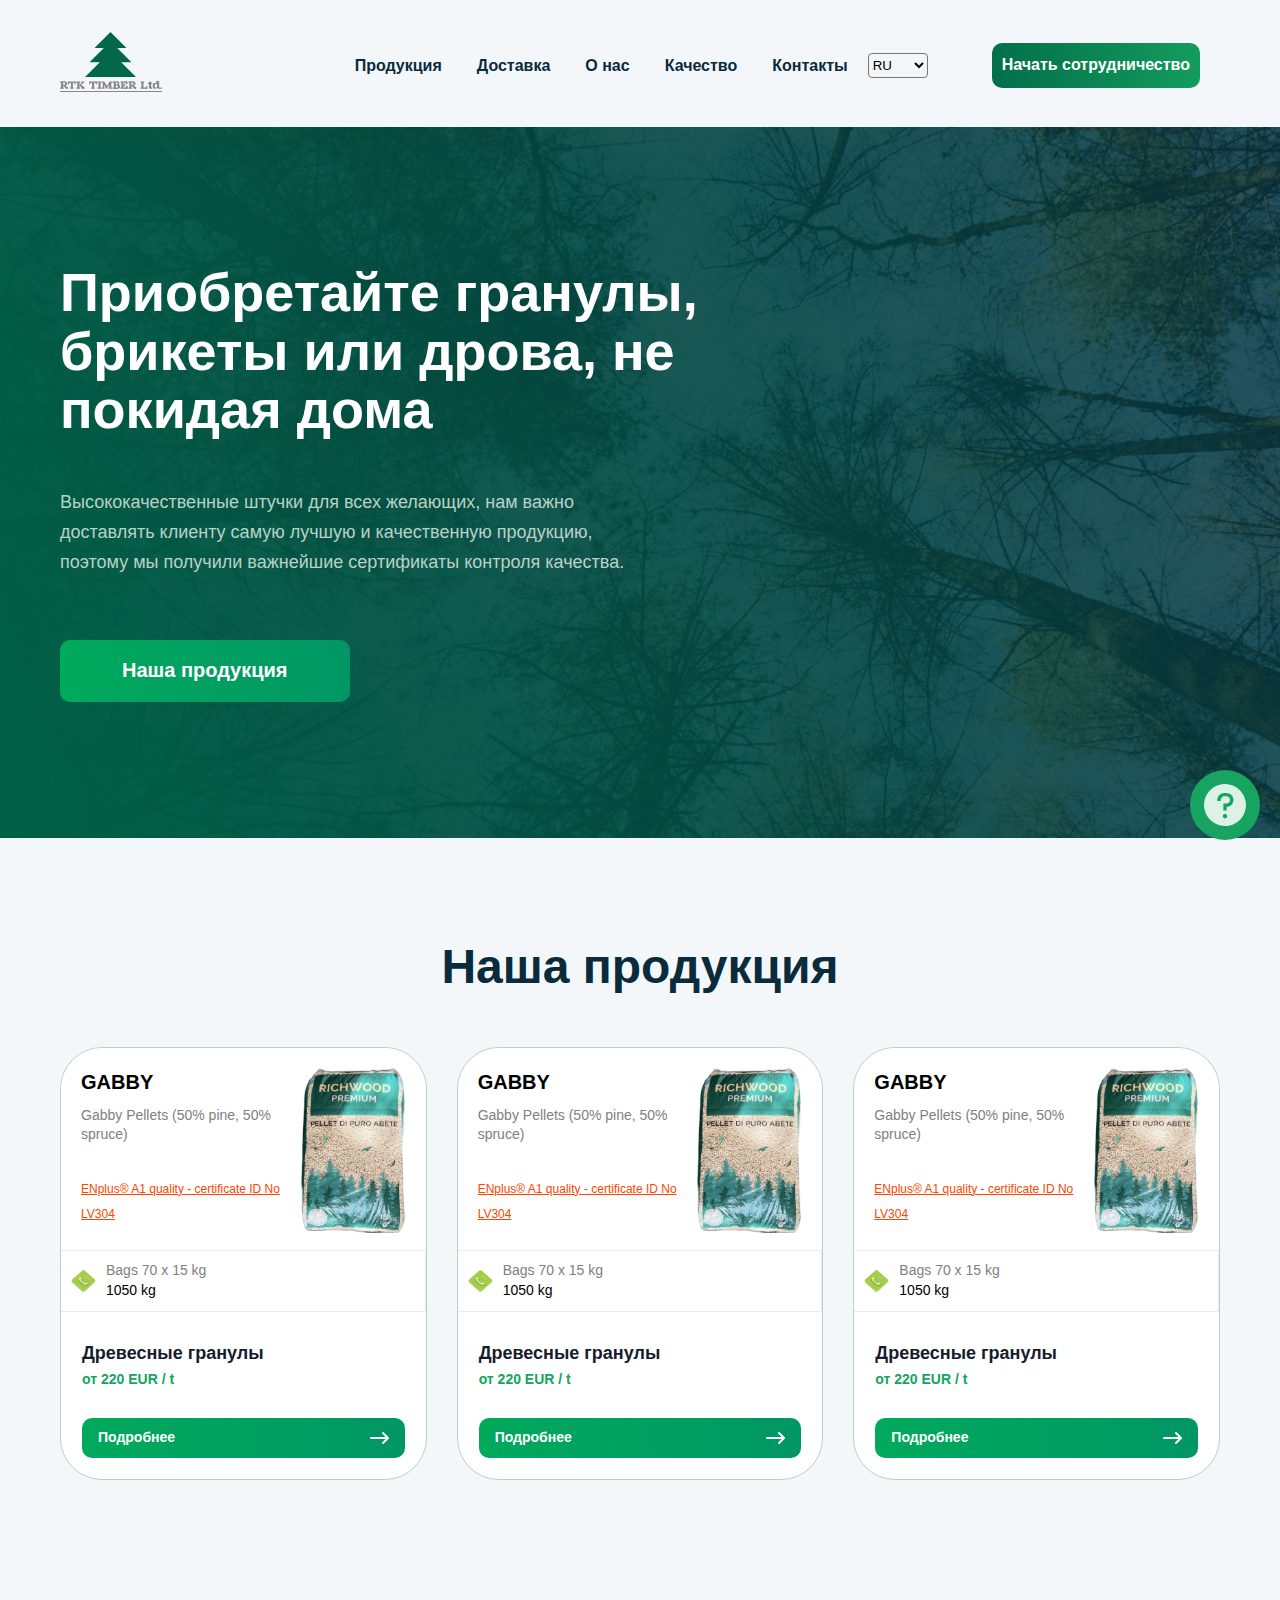
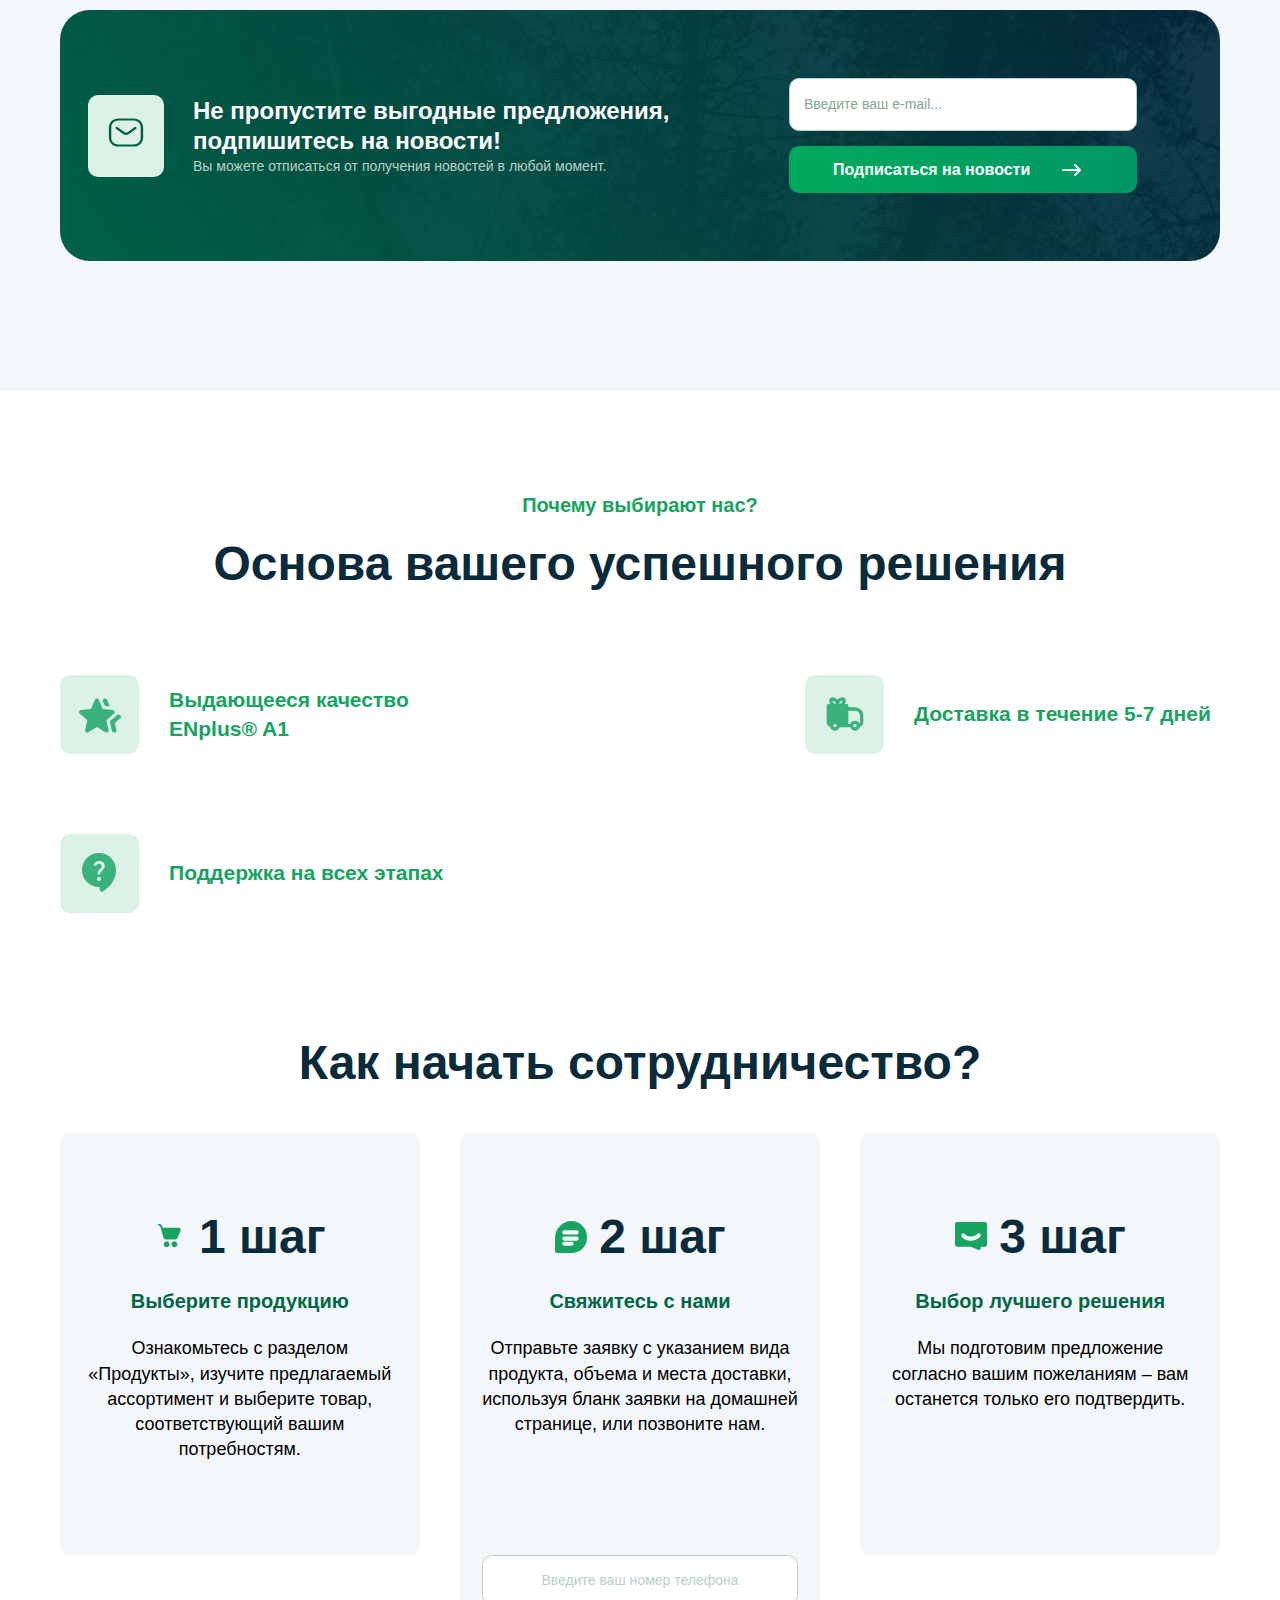
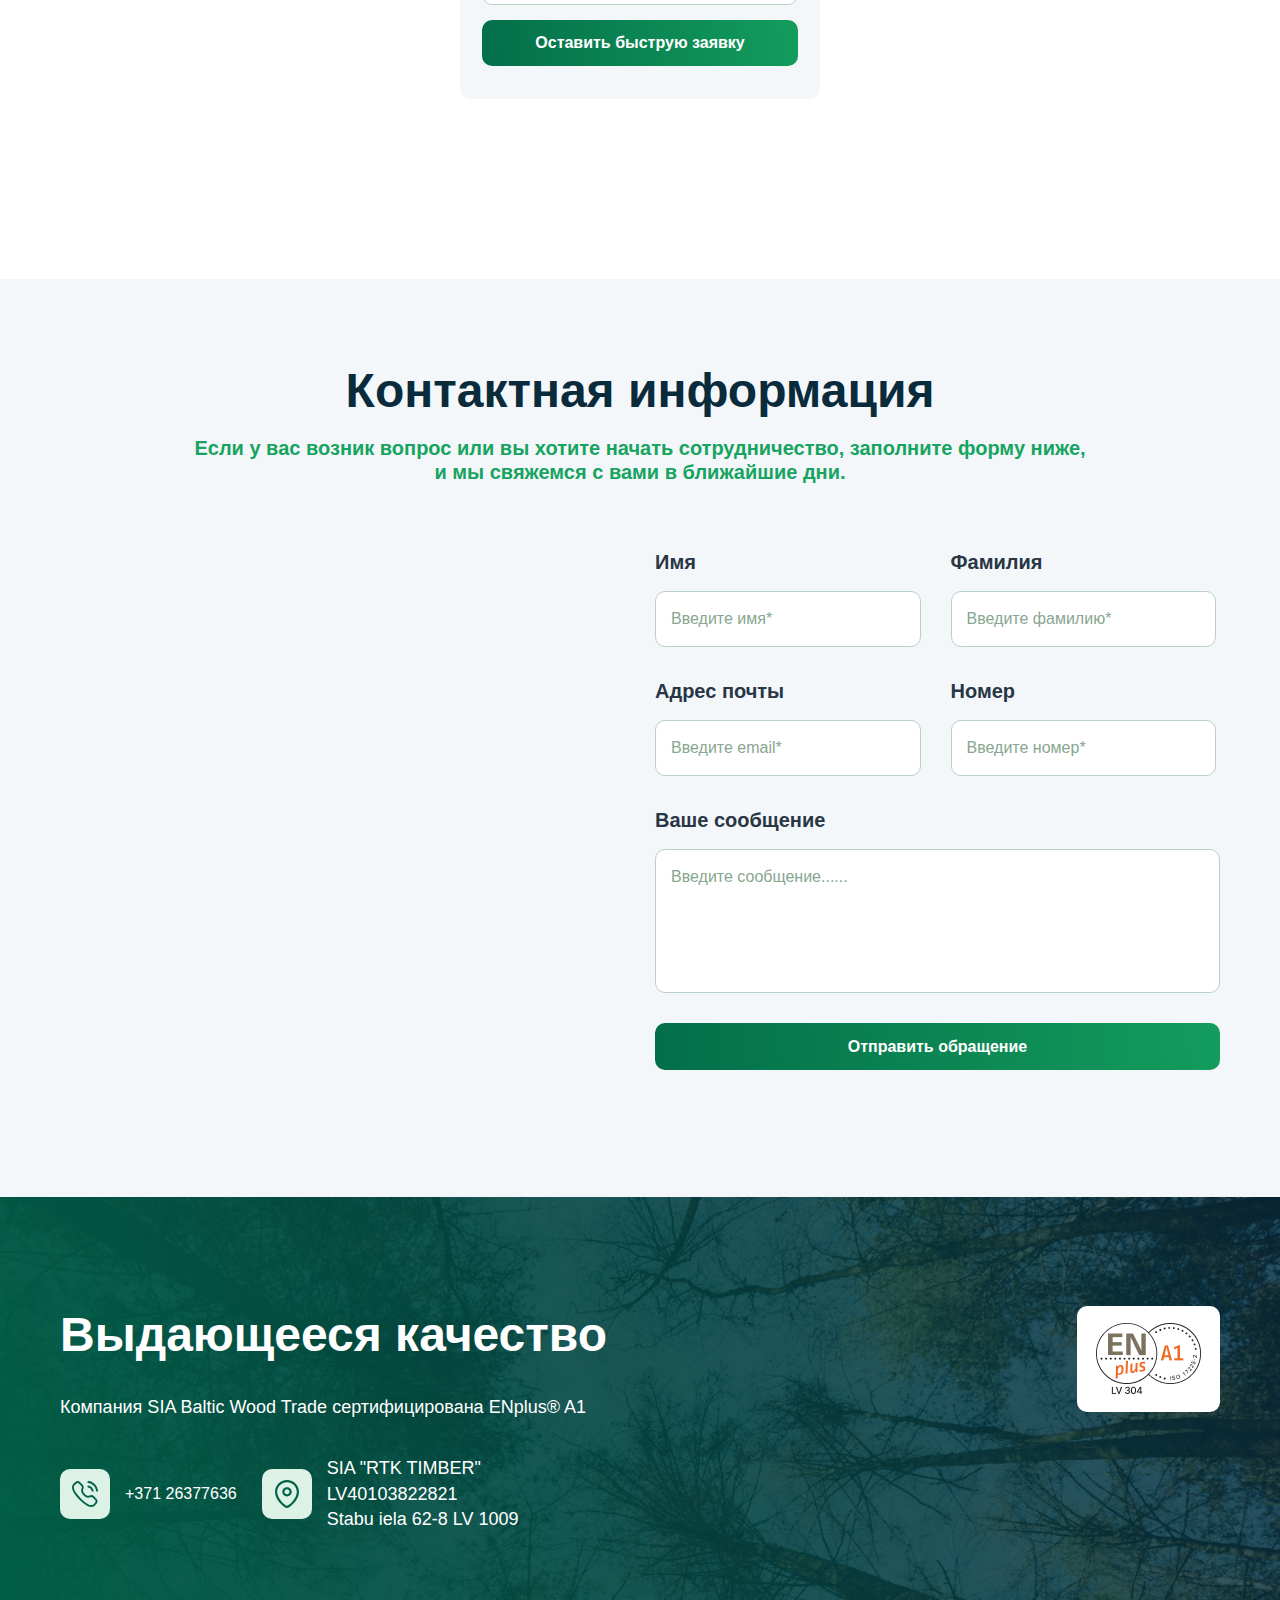
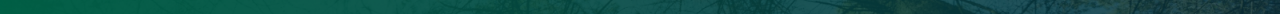
<file: RTK/index.html>
<!DOCTYPE html>
<html lang="ru">
<head>
  <meta charset="UTF-8">
  <meta name="viewport" content="width=device-width, initial-scale=1.0">
  <title>RTK TIMBER Ltd.</title>
  <link rel="stylesheet" href="css/vars.css">
  <link rel="stylesheet" href="css/global.css">
  <link rel="stylesheet" href="css/index.css">
</head>
<body>
  <button class="btn-pop-up">
    <img src="images/icons/question.svg" alt="иконка вопроса">
  </button>
  <div class="pop-up">
    <div class="pop-up__inner">
      <h3 class="pop-up__title">Нужна помощь?</h3>
      <p class="pop-up__text">Свяжитесь с нами или перейдите в раздел с часто задаваемыми вопросами.</p>
      <div class="pop-up__links">
        <a class="pop-up__link pop-up__link-tel" href="tel:+37126377636">
          <span>
            <img src="images/icons/phone.svg" alt="иконка телефона">
          </span>
          <span>+371 26377636</span>
        </a>
        <a class="pop-up__link pop-up__link-faq" href="faq.html">
          <span>
            <img src="images/icons/question.svg" alt="иконка вопроса">
          </span>
          <span>FAQ</span>
        </a>
      </div>
    </div>
  </div>
  <div class="mobile-menu">
    <nav class="mobile-menu__inner">
      <ul class="header__nav-list--mobile">
        <li>
          <a class="header__nav-link" href="#">Продукция</a>
        </li>
        <li>
          <a class="header__nav-link" href="delivery.html">Доставка</a>
        </li>
        <li>
          <a class="header__nav-link" href="about.html">О нас</a>
        </li>
        <li>
          <a class="header__nav-link" href="quality.html">Качество</a>
        </li>
        <li>
          <a class="header__nav-link" href="contacts.html">Контакты</a>
        </li>
        <li>
          <a class="header__nav-btn--mobile" href="cooperation.html">Начать сотрудничество</a>
        </li>
      </ul>
    </nav>
  </div>
  <header class="header d-center-between">
    <a href="index.html">
      <img src="images/logo.svg" alt="Логотип RTK TIMBER Ltd." width="102" height="60">
    </a>
    <nav class="d-center">
     
      <ul class="header__nav-list d-center-between">
        <li>
          <a class="header__nav-link lng-Products " href="#">Продукция</a>
        </li>
        <li>
          <a class="header__nav-link lng-Delivery" href="delivery.html">Доставка</a>
        </li>
        <li>
          <a class="header__nav-link lng-About" href="about.html">О нас</a>
        </li>
        <li>
          <a class="header__nav-link lng-Quality" href="quality.html">Качество</a>
        </li>
        <li>
          <a class="header__nav-link lng-Contacts" href="contacts.html">Контакты</a>
        </li>
      </ul>
      <select class="change-lang select">
        <option value="de">DE</option>
        <option value="ru">RU</option>
        <option value="lv">LV</option>
    </select>
      <a  class="header__nav-btn lng-Start_cooperation" href="cooperation.html">Начать сотрудничество</a>
      <!-- <div>
        <select  class="header__nav-select" name="lang" id="select-lang">
          <option value="RU">RU</option>
          <option value="EN">EN</option>
        </select>
        <div class="header__nav-dropdown">0,00</div>
      </div> -->
      <button class="burger-btn">
        <div class="burger-btn__inner">
          <span></span>
          <span></span>
          <span></span>
        </div>
      </button>
    </nav>
  </header>
  <main>
    <section class="section-main">
      <div class="section-main__inner">
        <h1 class="section-main__title title-1 title-1-1 lng-Pellets">
          Приобретайте гранулы, брикеты или дрова,
          не покидая дома
        </h1>
        <p class="section-main__text lng-Augstas">
          Высококачественные штучки для всех желающих, нам важно доставлять клиенту самую лучшую и качественную продукцию, поэтому мы получили важнейшие сертификаты контроля качества.
        </p>
        <a class="section-main__link lng-Produkte" href="#products">Наша продукция</a>
      </div>
    </section>
    <section class="section-products">
      <h2 class="title-1 section-products__title lng-Produkte2">Наша продукция</h2>
      <ul class="section-proucts__list products-list">
        <li class="products-list__item">
          <div class="products_list-item">
            <div class="products_list-item-top">
              <div class="products_list-item-top-left">
                <h2>Gabby</h2>
                <p>Gabby Pellets (50% pine, 50% spruce)</p>
                <a href="">ENplus® A1 quality - certificate ID No LV304</a>
              </div>
              <div class="products_list-item-top-rigth">
                <img src="images/fn-card.png" alt="">
              </div>
   
            </div>
            <div class="products_list-item-mid">
              <div class="products_list-item-mid-left">
                <div class="products_list-item-mid-item">
                  <img src="images/icons/dial-svgrepo-com.svg" alt="">
                  <div class="products_list-item-mid-item-text">
                    <p>Bags 70 x 15 kg</p>
                    <h4>1050 kg</h4>
                  </div>
                </div>
                <!-- <div class="products_list-item-mid-item">
                  <img src="images/icons/dial-svgrepo-com.svg" alt="">
  
                  <div class="products_list-item-mid-item-text">
                    <p>Bags 70 x 15 kg</p>
                    <h4>1050 kg</h4>
                  </div>
                </div>
                <div class="products_list-item-mid-item">
                  <img src="images/icons/dial-svgrepo-com.svg" alt="">
  
                  <div class="products_list-item-mid-item-text">
                    <p>Bags 70 x 15 kg</p>
                    <h4>1050 kg</h4>
                  </div>
                </div> -->
              </div>
              <!-- <div class="products_list-item-mid-right">
                <div class="products_list-item-mid-item">
                  <img src="images/icons/dial-svgrepo-com.svg" alt="">
  
                  <div class="products_list-item-mid-item-text">
                    <p>Bags 70 x 15 kg</p>
                    <h4>1050 kg</h4>
                  </div>
                </div>
                <div class="products_list-item-mid-item">
                  <img src="images/icons/dial-svgrepo-com.svg" alt="">
  
                  <div class="products_list-item-mid-item-text">
                    <p>Bags 70 x 15 kg</p>
                    <h4>1050 kg</h4>
                  </div>
                </div>
                <div class="products_list-item-mid-item">
                  <img src="images/icons/dial-svgrepo-com.svg" alt="">
  
                  <div class="products_list-item-mid-item-text">
                    <p>Bags 70 x 15 kg</p>
                    <h4>1050 kg</h4>
                  </div>
                </div>
              </div> -->
            </div>
            <!-- <div class="products_list-item-bot">
              <button>Request a price</button>
            </div> -->
          </div>
          <div class="products-list__bottom">
            <div>
              <h3 class="products-list__title lng-Holzpellets">Древесные гранулы</h3>
              <p class="products-list__price">от 220 EUR / t</p>
            </div>
            <a class="products-list__link lng-Lasīt" href="#">Подробнее</a>
          </div>
        </li>
        <li class="products-list__item">
          <div class="products_list-item">
            <div class="products_list-item-top">
              <div class="products_list-item-top-left">
                <h2>Gabby</h2>
                <p>Gabby Pellets (50% pine, 50% spruce)</p>
                <a href="">ENplus® A1 quality - certificate ID No LV304</a>
              </div>
              <div class="products_list-item-top-rigth">
                <img src="images/fn-card.png" alt="">
              </div>
   
            </div>
            <div class="products_list-item-mid">
              <div class="products_list-item-mid-left">
                <div class="products_list-item-mid-item">
                  <img src="images/icons/dial-svgrepo-com.svg" alt="">
                  <div class="products_list-item-mid-item-text">
                    <p>Bags 70 x 15 kg</p>
                    <h4>1050 kg</h4>
                  </div>
                </div>
                <!-- <div class="products_list-item-mid-item">
                  <img src="images/icons/dial-svgrepo-com.svg" alt="">
  
                  <div class="products_list-item-mid-item-text">
                    <p>Bags 70 x 15 kg</p>
                    <h4>1050 kg</h4>
                  </div>
                </div>
                <div class="products_list-item-mid-item">
                  <img src="images/icons/dial-svgrepo-com.svg" alt="">
  
                  <div class="products_list-item-mid-item-text">
                    <p>Bags 70 x 15 kg</p>
                    <h4>1050 kg</h4>
                  </div>
                </div> -->
              </div>
              <!-- <div class="products_list-item-mid-right">
                <div class="products_list-item-mid-item">
                  <img src="images/icons/dial-svgrepo-com.svg" alt="">
  
                  <div class="products_list-item-mid-item-text">
                    <p>Bags 70 x 15 kg</p>
                    <h4>1050 kg</h4>
                  </div>
                </div>
                <div class="products_list-item-mid-item">
                  <img src="images/icons/dial-svgrepo-com.svg" alt="">
  
                  <div class="products_list-item-mid-item-text">
                    <p>Bags 70 x 15 kg</p>
                    <h4>1050 kg</h4>
                  </div>
                </div>
                <div class="products_list-item-mid-item">
                  <img src="images/icons/dial-svgrepo-com.svg" alt="">
  
                  <div class="products_list-item-mid-item-text">
                    <p>Bags 70 x 15 kg</p>
                    <h4>1050 kg</h4>
                  </div>
                </div>
              </div> -->
            </div>
            <!-- <div class="products_list-item-bot">
              <button>Request a price</button>
            </div> -->
          </div>
          <div class="products-list__bottom">
            <div>
              <h3 class="products-list__title lng-Holzpellets2">Древесные гранулы</h3>
              <p class="products-list__price">от 220 EUR / t</p>
            </div>
            <a class="products-list__link lng-Lasīt2" href="#">Подробнее</a>
          </div>
        </li>
        <li class="products-list__item">
          <div class="products_list-item">
            <div class="products_list-item-top">
              <div class="products_list-item-top-left">
                <h2>Gabby</h2>
                <p>Gabby Pellets (50% pine, 50% spruce)</p>
                <a href="">ENplus® A1 quality - certificate ID No LV304</a>
              </div>
              <div class="products_list-item-top-rigth">
                <img src="images/fn-card.png" alt="">
              </div>
   
            </div>
            <div class="products_list-item-mid">
              <div class="products_list-item-mid-left">
                <div class="products_list-item-mid-item">
                  <img src="images/icons/dial-svgrepo-com.svg" alt="">
                  <div class="products_list-item-mid-item-text">
                    <p>Bags 70 x 15 kg</p>
                    <h4>1050 kg</h4>
                  </div>
                </div>
                <!-- <div class="products_list-item-mid-item">
                  <img src="images/icons/dial-svgrepo-com.svg" alt="">
  
                  <div class="products_list-item-mid-item-text">
                    <p>Bags 70 x 15 kg</p>
                    <h4>1050 kg</h4>
                  </div>
                </div>
                <div class="products_list-item-mid-item">
                  <img src="images/icons/dial-svgrepo-com.svg" alt="">
  
                  <div class="products_list-item-mid-item-text">
                    <p>Bags 70 x 15 kg</p>
                    <h4>1050 kg</h4>
                  </div>
                </div> -->
              </div>
              <!-- <div class="products_list-item-mid-right">
                <div class="products_list-item-mid-item">
                  <img src="images/icons/dial-svgrepo-com.svg" alt="">
  
                  <div class="products_list-item-mid-item-text">
                    <p>Bags 70 x 15 kg</p>
                    <h4>1050 kg</h4>
                  </div>
                </div>
                <div class="products_list-item-mid-item">
                  <img src="images/icons/dial-svgrepo-com.svg" alt="">
  
                  <div class="products_list-item-mid-item-text">
                    <p>Bags 70 x 15 kg</p>
                    <h4>1050 kg</h4>
                  </div>
                </div>
                <div class="products_list-item-mid-item">
                  <img src="images/icons/dial-svgrepo-com.svg" alt="">
  
                  <div class="products_list-item-mid-item-text">
                    <p>Bags 70 x 15 kg</p>
                    <h4>1050 kg</h4>
                  </div>
                </div>
              </div> -->
            </div>
            <!-- <div class="products_list-item-bot">
              <button>Request a price</button>
            </div> -->
          </div>
          <div class="products-list__bottom">
            <div>
              <h3 class="products-list__title lng-Holzpellets3">Древесные гранулы</h3>
              <p class="products-list__price">от 220 EUR / t</p>
            </div>
            <a class="products-list__link lng-Lasīt3" href="#">Подробнее</a>
          </div>
        </li>
      
        <!-- <li class="products_list-item">
          <div class="products_list-item-top">
            <div class="products_list-item-top-left">
              <h2>Gabby</h2>
              <p>Gabby Pellets (50% pine, 50% spruce)</p>
              <a href="">ENplus® A1 quality - certificate ID No LV304</a>
            </div>
            <div class="products_list-item-top-rigth">
              <img src="images/products/del.jpg" alt="">
            </div>
 
          </div>
          <div class="products_list-item-mid">
            <div class="products_list-item-mid-left">
              <div class="products_list-item-mid-item">
                <img src="images/icons/dial-svgrepo-com.svg" alt="">
                <div class="products_list-item-mid-item-text">
                  <p>Bags 70 x 15 kg</p>
                  <h4>1050 kg</h4>
                </div>
              </div>
              <div class="products_list-item-mid-item">
                <img src="images/icons/dial-svgrepo-com.svg" alt="">

                <div class="products_list-item-mid-item-text">
                  <p>Bags 70 x 15 kg</p>
                  <h4>1050 kg</h4>
                </div>
              </div>
              <div class="products_list-item-mid-item">
                <img src="images/icons/dial-svgrepo-com.svg" alt="">

                <div class="products_list-item-mid-item-text">
                  <p>Bags 70 x 15 kg</p>
                  <h4>1050 kg</h4>
                </div>
              </div>
            </div>
            <div class="products_list-item-mid-right">
              <div class="products_list-item-mid-item">
                <img src="images/icons/dial-svgrepo-com.svg" alt="">

                <div class="products_list-item-mid-item-text">
                  <p>Bags 70 x 15 kg</p>
                  <h4>1050 kg</h4>
                </div>
              </div>
              <div class="products_list-item-mid-item">
                <img src="images/icons/dial-svgrepo-com.svg" alt="">

                <div class="products_list-item-mid-item-text">
                  <p>Bags 70 x 15 kg</p>
                  <h4>1050 kg</h4>
                </div>
              </div>
              <div class="products_list-item-mid-item">
                <img src="images/icons/dial-svgrepo-com.svg" alt="">

                <div class="products_list-item-mid-item-text">
                  <p>Bags 70 x 15 kg</p>
                  <h4>1050 kg</h4>
                </div>
              </div>
            </div>
          </div>
          <div class="products_list-item-bot">
            <button>Request a price</button>
          </div>
        </li> -->
        <!-- <li class="products-list__item">
          <img class="products-list__img" src="images/products/product-2.png" alt="Изображение продукции">
          <div class="products-list__bottom">
            <div>
              <h3 class="products-list__title">Древесные гранулы</h3>
              <p class="products-list__price">от 220 EUR / t</p>
            </div>
            <a class="products-list__link" href="#">Подробнее</a>
          </div>
        </li> -->
        <!-- <li class="products-list__item">
          <img class="products-list__img" src="images/products/product-3.png" alt="Изображение продукции">
          <div class="products-list__bottom">
            <div>
              <h3 class="products-list__title">Древесные гранулы</h3>
              <p class="products-list__price">от 220 EUR / t</p>
            </div>
            <a class="products-list__link" href="#">Подробнее</a>
          </div>
        </li>
        <li class="products-list__item">
          <img class="products-list__img" src="images/products/product-4.png" alt="Изображение продукции">
          <div class="products-list__bottom">
            <div>
              <h3 class="products-list__title">Древесные гранулы</h3>
              <p class="products-list__price">от 220 EUR / t</p>
            </div>
            <a class="products-list__link" href="#">Подробнее</a>
          </div>
        </li> -->
      </ul>
      <div class="promo-banner">
        <div class="promo-banner__inner">
          <div class="promo-banner__content">
            <div class="promo-banner__icon">
              <img src="images/icons/letter.svg" alt="Иконка письма" width="36" height="29">
            </div>
            <div class="promo-banner__text">
              <div class="promo-banner__text-inner">
                <h3 class="title-2 lng-Verpassen">Не пропустите выгодные предложения, подпишитесь на новости!</h3>
                <p class="lng-Jūs">Вы можете отписаться от получения новостей в любой момент.
                </p>
              </div>
            </div>
          </div>
          <form class="promo-banner__form">
            <input class="promo-banner__input" type="email" placeholder="Введите ваш e-mail...">
            <a class="promo-banner__link lng-Abonēt">Подписаться на новости</a>
          </form>
        </div>
      </div>
    </section>
    <div class="bg-white">
      <section class="section-about">
        <h2 class="title-1 section-about__title">
          <span class="lng-trans-1">Почему выбирают нас?</span>
          <p class="lng-trans-2">Основа вашего успешного решения</p> 
        </h2>
        <ul class="section-about__list">
          <li class="section-about__item">
            <div class="section-about__item-icon">
              <img src="images/icons/quality.svg" alt="Иконка" width="50" height="50">
            </div>
            <div class="section-about__item-content">
              <h3 class="section-about__item-title lng-trans-3">Выдающееся качество ENplus® A1</h3>
              <!-- <p class="section-about__item-text">Предприятие сертифицировано согласно стандартам качества /A2, FSC® и PEFC™</p> -->
            </div>
          </li>
          <li class="section-about__item">
            <div class="section-about__item-icon">
              <img src="images/icons/delivery.svg" alt="Иконка" width="40" height="40">
            </div>
            <div class="section-about__item-content">
              <h3 class="section-about__item-title lng-trans-4">Доставка в течение 5-7 дней</h3>
              <!-- <p class="section-about__item-text">Мы дадим ответы на все ваши вопросы о продукции и ее приобретении</p> -->
            </div>
          </li>
          <li class="section-about__item">
            <div class="section-about__item-icon">
              <img src="images/icons/support.svg" alt="Иконка" width="48" height="48">
            </div>
            <div class="section-about__item-content">
              <h3 class="section-about__item-title lng-trans-5">Поддержка на всех этапах</h3>
              <!-- <p class="section-about__item-text">Мы дадим ответы на все ваши вопросы о продукции и ее приобретении</p> -->
            </div>
          </li>
          <!-- <li class="section-about__item">
            <div class="section-about__item-icon">
              <img src="images/icons/design.svg" alt="Иконка" width="39" height="39">
            </div>
            <div class="section-about__item-content">
              <h3 class="section-about__item-title">Индивидуальный дизайн</h3>
              <p class="section-about__item-text">Предлагаем клиентам приобрести продукцию в мешках с дизайном, разработанным Baltic Wood Trade или клиентом</p>
            </div>
          </li> -->
        </ul>
      </section>
      <section class="section-cooperation">
        <h2 class="title-1 section-cooperation__title lng-trans-6">Как начать сотрудничество?</h2>
        <ul class="section-cooperetion__cards">
          <li class="section-cooperetion__card">
            <div class="card">
              <div class="card__top">
                <div class="card__top-step">
                  <img src="images/icons/cart.svg" alt="иконка" width="31" height="33">
                  <span class="lng-trans-7">1 шаг</span>
                </div>
                <h3 class="card__title lng-trans-10">Выберите продукцию</h3>
                <p class="card__text lng-trans-11">Ознакомьтесь с разделом «Продукты», изучите предлагаемый ассортимент и выберите товар, соответствующий вашим потребностям.</p>
              </div>
            </div>
          </li>
          <li class="section-cooperetion__card">
            <div class="card">
              <div class="card__top">
                <div class="card__top-step">
                  <img src="images/icons/message.svg" alt="иконка" width="32" height="32">
                  <span class="lng-trans-8">2 шаг</span>
                </div>
                <h3 class="card__title lng-trans-13">Свяжитесь с нами</h3>
                <p class="card__text lng-trans-12">Отправьте заявку с указанием вида продукта, объема и места доставки, используя бланк заявки на домашней странице, или позвоните нам.</p>
              </div>
              <form class="card__bottom">
                <input class="card__bottom-input" type="tel" placeholder="Введите ваш номер телефона">
                <button class="card__bottom-btn lng-trans-16">Оставить быструю заявку</button>
              </form>
            </div>
          </li>
          <li class="section-cooperetion__card">
            <div class="card">
              <div class="card__top">
                <div class="card__top-step">
                  <img src="images/icons/feelgood.svg" alt="иконка" width="32" height="32">
                  <span class="lng-trans-9">3 шаг</span>
                </div>
                <h3 class="card__title lng-trans-14">Выбор лучшего решения</h3>
                <p class="card__text lng-trans-15">Мы подготовим предложение согласно вашим пожеланиям – вам останется только его подтвердить.</p>
              </div>
            </div>
          </li>
        </ul>
      </section>
    </div>
    <section class="section-contacts">
      <h2 class="title-1 section-contacts__title lng-trans-17">Контактная информация</h2>
      <p class="section-contacts__text lng-trans-18">Если у вас возник вопрос или вы хотите начать сотрудничество, заполните форму ниже, и мы свяжемся с вами в ближайшие дни.</p>
      <div class="section-contacts__content">
        <div class="section-contacts__left">
          <div class="section-contacts__map">
            <iframe src="https://www.google.com/maps/embed?pb=!1m18!1m12!1m3!1d17136.477542936304!2d24.209155720240776!3d56.89257624809044!2m3!1f0!2f0!3f0!3m2!1i1024!2i768!4f13.1!3m3!1m2!1s0x46eed25c996e2869%3A0xe9f9d55bf4d96d21!2zQXRiYWxzcyBpZWxhIDUsIExhdGdhbGVzIHByaWVrxaFwaWxzxJN0YSwgUsSrZ2EsIExWLTEwNjMsINCb0LDRgtCy0LjRjw!5e0!3m2!1sru!2sru!4v1717455332401!5m2!1sru!2sru" width="100%" height="450" style="border:0;" allowfullscreen="" loading="lazy" referrerpolicy="no-referrer-when-downgrade"></iframe>
          </div>
          <!-- <div class="section-contacts__info">
            <div class="section-contacts__info-item">
              <div>
                <img src="images/icons/geo-mark.svg" alt="иконка" width="24" height="28">
              </div>
              <p>Улица Пушкина, дом Колотушкина 182, п. 93</p>
            </div>
            <div class="section-contacts__info-item">
              <div>
                <img src="images/icons/clock.svg" alt="иконка" width="29" height="29">
              </div>
              <div>
                <p><span>ПН-ПТ</span> 08:00 - 17:00</p>
              <p><span>СБ</span>10:00 - 16:00</p>
              </div>
            </div>
          </div> -->
        </div>
        <div class="section-contacts__right">
          <form class="section-contacts__form" method="post" action="/index.php">
            <label>
              <span class="lng-trans-19">Имя</span>
              <input name="name" type="text" placeholder="Введите имя*">
            </label>
            <label>
              <span class="lng-trans-20">Фамилия</span>
              <input type="text" name="fam" placeholder="Введите фамилию*">
            </label>
            <label>
              <span class="lng-trans-21">Адрес почты</span>
              <input type="email" name="gmail" placeholder="Введите email*">
            </label>
            <label>
              <span class="lng-trans-22">Номер</span>
              <input type="tel" name="phone" placeholder="Введите номер*">
            </label>
            <label class="section-contacts__form-message">
              <span class="lng-trans-23">Ваше сообщение</span>
              <textarea name="massage" id="message" placeholder="Введите сообщение......"></textarea>
            </label>
            <input type="submit" value="Отправить обращение" class="section-contacts__form-btn lng-trans-24">
          </form>
        </div>
      </div>
    </section>
  </main>
  <footer class="footer">
    <div>
      <h2 class="title-1 footer__title lng-trans-25">Выдающееся качество</h2>
      <p class="footer__text lng-trans-26">Компания SIA Baltic Wood Trade сертифицирована ENplus® A1
      </p>
      <div class="footer__contacts">
        <!-- <div class="footer__contact">
          <div class="footer__contact-icon">
            <img src="images/icons/letter.svg" alt="иконка">
          </div>
          <a href="mailto:dsasdasd@sample.com">dsasdasd@sample.com</a>
        </div> -->
        <div class="footer__contact"> 
          <div class="footer__contact-icon">
            <img src="images/icons/phone-active.svg" alt="иконка">
          </div>
          <a href="tel:+37126377636">+371 26377636</a>
        </div>
        <div class="footer__contact"> 
          <div class="footer__contact-icon">
            <img src="images/icons/geo-mark.svg" alt="иконка" width="24" height="28">
          </div>
          <div>
            <p>
              SIA "RTK TIMBER"
            </p>
            <p>
              LV40103822821
            </p>
            <p>         
              Stabu iela 62-8 LV 1009
            </p>
          </div>
        </div>
      </div>
    </div>
    <div class="footer__right-wrapper">
      <div class="footer__right">
        <!-- <img src="images/certificate/certificate-4.png" alt="сертификат 4">
        <img src="images/certificate/certificate-3.png" alt="сертификат 3"> -->
        <img src="images/certificate/certificate-2.png" alt="сертификат 2">
        <!-- <img src="images/certificate/certificate-1.png" alt="сертификат 1"> -->
      </div>
    </div>
  </footer>
  <script src="js/index.js"></script>
  <script src="js/lang.js"></script>
</body>
</html>
</file>
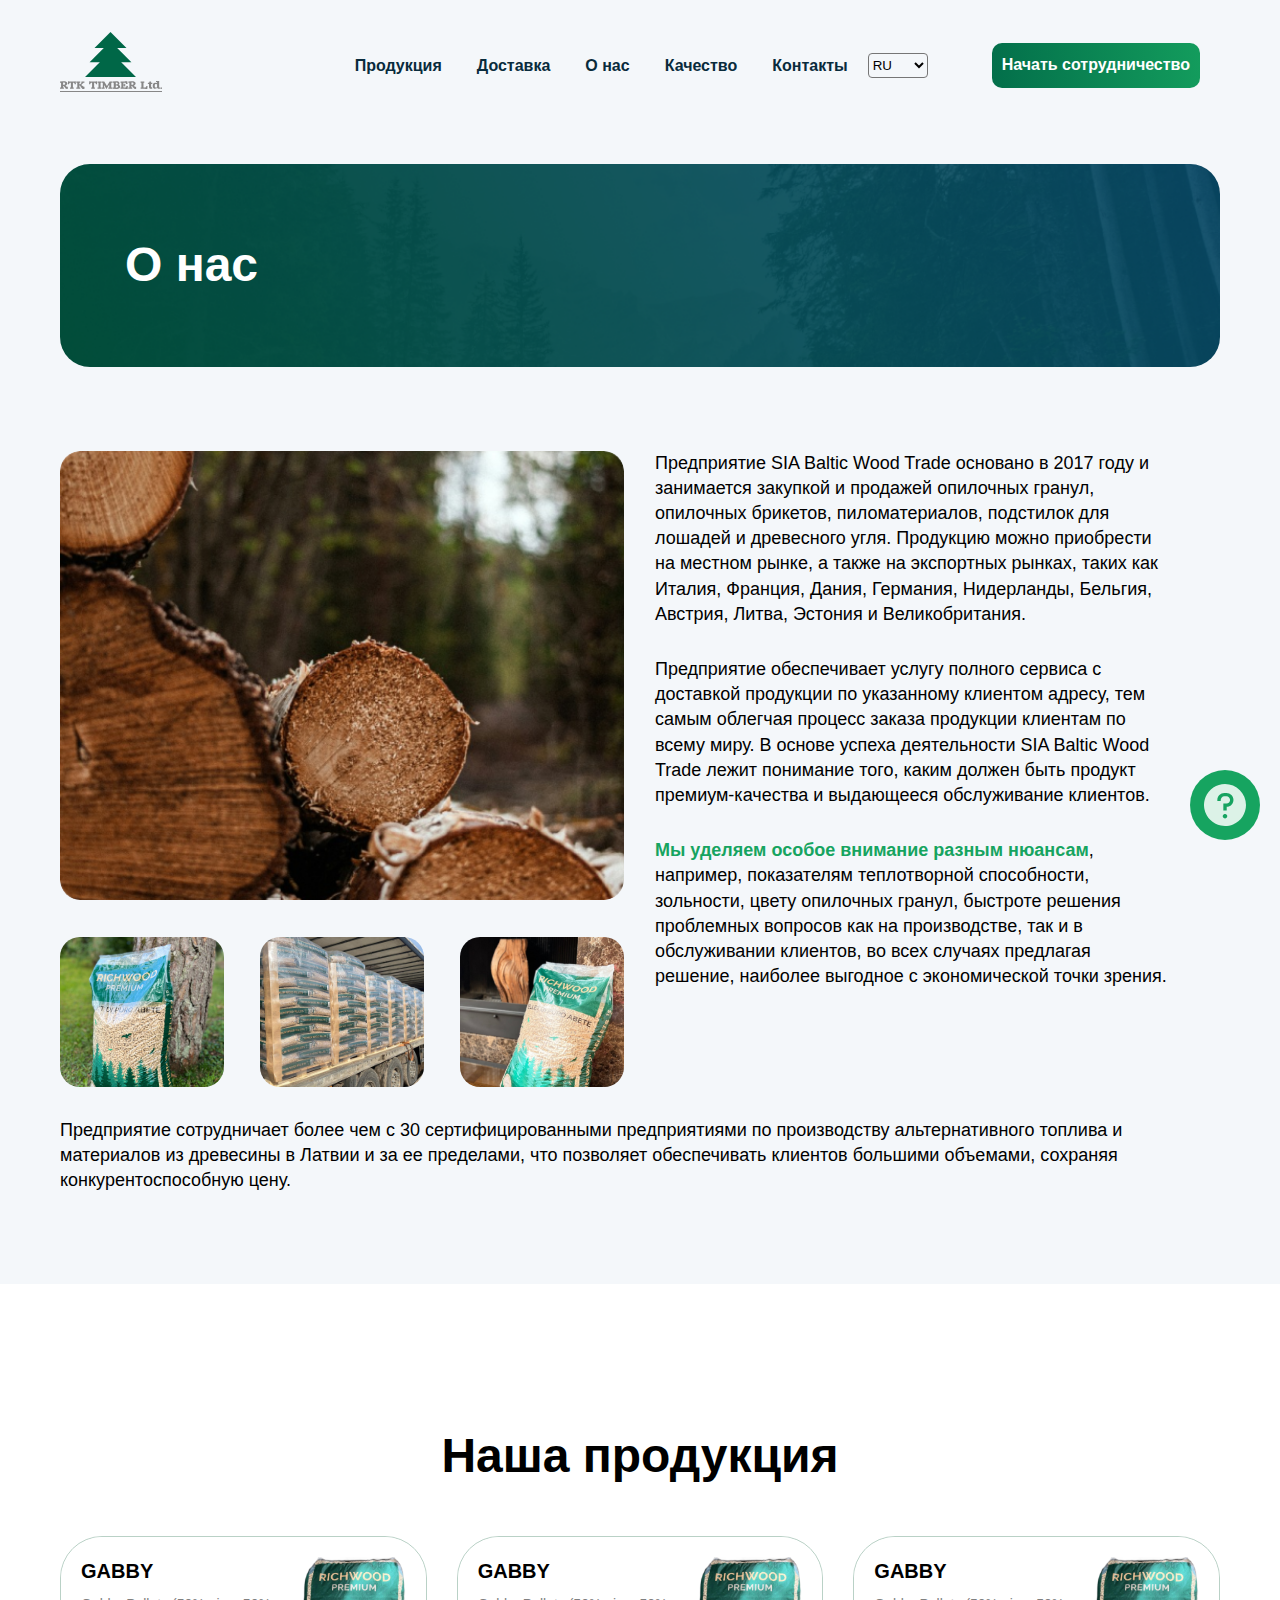
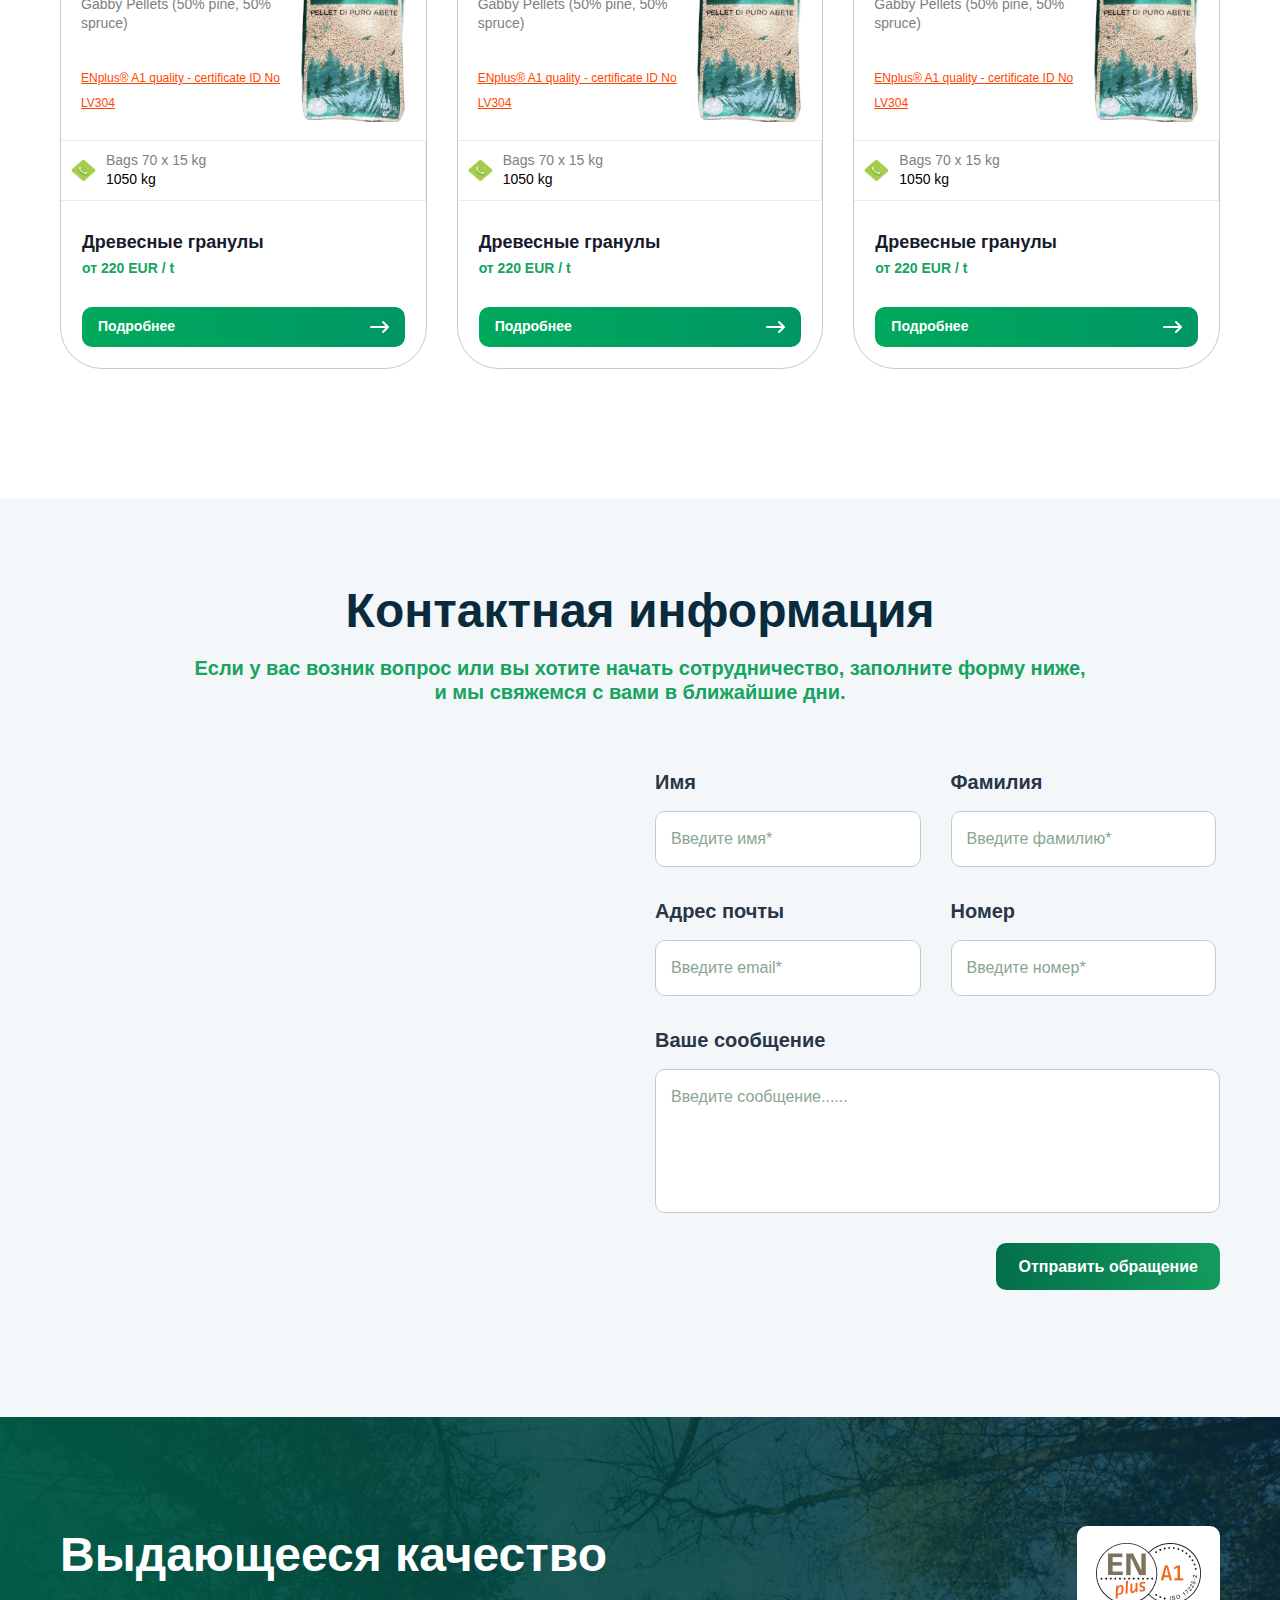
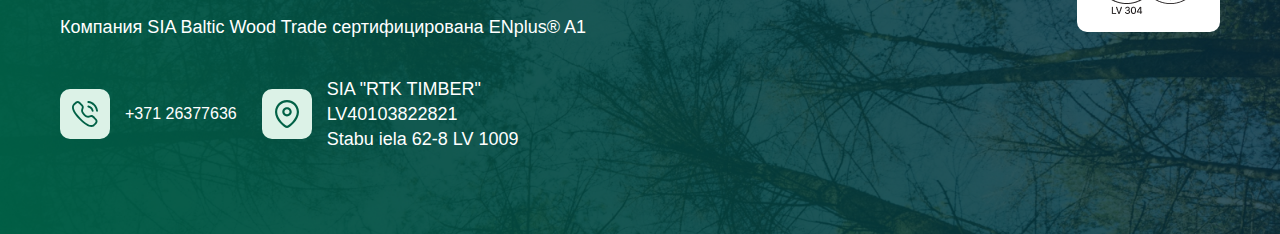
<file: RTK/about.html>
<!DOCTYPE html>
<html lang="ru">
<head>
  <meta charset="UTF-8">
  <meta name="viewport" content="width=device-width, initial-scale=1.0">
  <title>RTK TIMBER Ltd.</title>
  <link rel="stylesheet" href="css/vars.css">
  <link rel="stylesheet" href="css/global.css">
  <link rel="stylesheet" href="css/about.css">
</head>
<body>
  <button class="btn-pop-up">
    <img src="images/icons/question.svg" alt="иконка вопроса">
  </button>
  <div class="pop-up">
    <div class="pop-up__inner">
      <h3 class="pop-up__title">Нужна помощь?</h3>
      <p class="pop-up__text">Свяжитесь с нами или перейдите в раздел с часто задаваемыми вопросами.</p>
      <div class="pop-up__links">
        <a class="pop-up__link pop-up__link-tel" href="tel:+37126377636">
          <span>
            <img src="images/icons/phone.svg" alt="иконка телефона">
          </span>
          <span>+371 26377636</span>
        </a>
        <a class="pop-up__link pop-up__link-faq" href="faq.html">
          <span>
            <img src="images/icons/question.svg" alt="иконка вопроса">
          </span>
          <span>FAQ</span>
        </a>
      </div>
    </div>
  </div>
  <div class="mobile-menu">
    <nav class="mobile-menu__inner">
      <ul class="header__nav-list--mobile">
        <li>
          <a class="header__nav-link" href="#">Продукция</a>
        </li>
        <li>
          <a class="header__nav-link" href="delivery.html">Доставка</a>
        </li>
        <li>
          <a class="header__nav-link" href="about.html">О нас</a>
        </li>
        <li>
          <a class="header__nav-link" href="quality.html">Качество</a>
        </li>
        <li>
          <a class="header__nav-link" href="contacts.html">Контакты</a>
        </li>
        <li>
          <a class="header__nav-btn--mobile" href="cooperation.html">Начать сотрудничество</a>
        </li>
      </ul>
    </nav>
  </div>
  <header class="header d-center-between">
    <a href="index.html">
      <img src="images/logo.svg" alt="Логотип RTK TIMBER Ltd." width="102" height="60">
    </a>
    <nav class="d-center">
      <ul class="header__nav-list d-center-between">
        <li>
          <a class="header__nav-link lng-Products " href="#">Продукция</a>
        </li>
        <li>
          <a class="header__nav-link lng-Delivery" href="delivery.html">Доставка</a>
        </li>
        <li>
          <a class="header__nav-link lng-About" href="about.html">О нас</a>
        </li>
        <li>
          <a class="header__nav-link lng-Quality" href="quality.html">Качество</a>
        </li>
        <li>
          <a class="header__nav-link lng-Contacts" href="contacts.html">Контакты</a>
        </li>
      </ul>
      <select class="change-lang select">
        <option value="de">DE</option>
        <option value="ru">RU</option>
        <option value="lv">LV</option>
    </select>
      <a  class="header__nav-btn" href="cooperation.html">Начать сотрудничество</a>
      <!-- <div>
        <select  class="header__nav-select" name="lang" id="select-lang">
          <option value="RU">RU</option>
          <option value="EN">EN</option>
        </select>
        <div class="header__nav-dropdown">0,00</div>
      </div> -->
      <button class="burger-btn">
        <div class="burger-btn__inner">
          <span></span>
          <span></span>
          <span></span>
        </div>
      </button>
    </nav>
  </header>
  <main>
    <section class="main-banner__wrapper section-main">
      <div class="main-banner section-main__banner">
        <h1 class="title-1 main-banner__title lng-trans-39">О нас</h1>
      </div>
      <div class="section-main__content">
        <div class="section-main__content-left">
          <img class="section-main__content-main-image" src="images/about-1.png" alt="Брёвна в лесу">
          <div class="section-main__content-images">
            <img class="section-main__content-image" src="images/products/photo2.jpg" alt="Кактус на столе">
            <img class="section-main__content-image" src="images/products/photo6.jpg" alt="Дервео">
            <img class="section-main__content-image" src="images/products/photo4.jpg" alt="Лес">
          </div>
        </div>
        <div class="section-main__content-right">
          <p class="section-main__content-text lng-trans-40">
            Предприятие SIA Baltic Wood Trade основано в 2017 году и занимается закупкой и продажей опилочных гранул, опилочных брикетов, пиломатериалов, подстилок для лошадей и древесного угля. Продукцию можно приобрести на местном рынке, а также на экспортных рынках, таких как Италия, Франция, Дания, Германия, Нидерланды, Бельгия, Австрия, Литва, Эстония и Великобритания.
          </p>
          <p class="section-main__content-text lng-trans-41">
            Предприятие обеспечивает услугу полного сервиса с доставкой продукции по указанному клиентом адресу, тем самым облегчая процесс заказа продукции клиентам по всему миру. В основе успеха деятельности SIA Baltic Wood Trade лежит понимание того, каким должен быть продукт премиум-качества и выдающееся обслуживание клиентов.
          </p>
          <p class="section-main__content-text lng-trans-42">
            <span class="text-green">Мы уделяем особое внимание разным нюансам</span>, например, показателям теплотворной способности, зольности, цвету опилочных гранул, быстроте решения проблемных вопросов как на производстве, так и в обслуживании клиентов, во всех случаях предлагая решение, наиболее выгодное с экономической точки зрения.
          </p>
        </div>
        <div class="section-main__content-images section-main__content-images--mobile">
          <img class="section-main__content-image" src="images/products/photo2.jpg" alt="Кактус на столе">
            <img class="section-main__content-image" src="images/products/photo6.jpg" alt="Дервео">
            <img class="section-main__content-image" src="images/products/photo4.jpg" alt="Лес">
        </div>
        <div class="section-main__content-bottom">
          <p class="section-main__content-text lng-trans-43">
            Предприятие сотрудничает более чем с 30 сертифицированными предприятиями по производству альтернативного топлива и материалов из древесины в Латвии и за ее пределами, что позволяет обеспечивать клиентов большими объемами, сохраняя конкурентоспособную цену.
          </p>
        </div>
      </div>
    </section>
    <section class="section-products bg-white">
      <h2 class="title-1 section-products__title lng-Produkte2">Наша продукция</h2>
      <ul class="section-proucts__list products-list">
        <li class="products-list__item">
          <div class="products_list-item">
            <div class="products_list-item-top">
              <div class="products_list-item-top-left">
                <h2>Gabby</h2>
                <p>Gabby Pellets (50% pine, 50% spruce)</p>
                <a href="">ENplus® A1 quality - certificate ID No LV304</a>
              </div>
              <div class="products_list-item-top-rigth">
                <img src="images/fn-card.png" alt="">
              </div>
   
            </div>
            <div class="products_list-item-mid">
              <div class="products_list-item-mid-left">
                <div class="products_list-item-mid-item">
                  <img src="images/icons/dial-svgrepo-com.svg" alt="">
                  <div class="products_list-item-mid-item-text">
                    <p>Bags 70 x 15 kg</p>
                    <h4>1050 kg</h4>
                  </div>
                </div>
                <!-- <div class="products_list-item-mid-item">
                  <img src="images/icons/dial-svgrepo-com.svg" alt="">
  
                  <div class="products_list-item-mid-item-text">
                    <p>Bags 70 x 15 kg</p>
                    <h4>1050 kg</h4>
                  </div>
                </div>
                <div class="products_list-item-mid-item">
                  <img src="images/icons/dial-svgrepo-com.svg" alt="">
  
                  <div class="products_list-item-mid-item-text">
                    <p>Bags 70 x 15 kg</p>
                    <h4>1050 kg</h4>
                  </div>
                </div> -->
              </div>
              <!-- <div class="products_list-item-mid-right">
                <div class="products_list-item-mid-item">
                  <img src="images/icons/dial-svgrepo-com.svg" alt="">
  
                  <div class="products_list-item-mid-item-text">
                    <p>Bags 70 x 15 kg</p>
                    <h4>1050 kg</h4>
                  </div>
                </div>
                <div class="products_list-item-mid-item">
                  <img src="images/icons/dial-svgrepo-com.svg" alt="">
  
                  <div class="products_list-item-mid-item-text">
                    <p>Bags 70 x 15 kg</p>
                    <h4>1050 kg</h4>
                  </div>
                </div>
                <div class="products_list-item-mid-item">
                  <img src="images/icons/dial-svgrepo-com.svg" alt="">
  
                  <div class="products_list-item-mid-item-text">
                    <p>Bags 70 x 15 kg</p>
                    <h4>1050 kg</h4>
                  </div>
                </div>
              </div> -->
            </div>
            <!-- <div class="products_list-item-bot">
              <button>Request a price</button>
            </div> -->
          </div>
          <div class="products-list__bottom">
            <div>
              <h3 class="products-list__title lng-Holzpellets">Древесные гранулы</h3>
              <p class="products-list__price">от 220 EUR / t</p>
            </div>
            <a class="products-list__link lng-Lasīt" href="#">Подробнее</a>
          </div>
        </li>
        <li class="products-list__item">
          <div class="products_list-item">
            <div class="products_list-item-top">
              <div class="products_list-item-top-left">
                <h2>Gabby</h2>
                <p>Gabby Pellets (50% pine, 50% spruce)</p>
                <a href="">ENplus® A1 quality - certificate ID No LV304</a>
              </div>
              <div class="products_list-item-top-rigth">
                <img src="images/fn-card.png" alt="">
              </div>
   
            </div>
            <div class="products_list-item-mid">
              <div class="products_list-item-mid-left">
                <div class="products_list-item-mid-item">
                  <img src="images/icons/dial-svgrepo-com.svg" alt="">
                  <div class="products_list-item-mid-item-text">
                    <p>Bags 70 x 15 kg</p>
                    <h4>1050 kg</h4>
                  </div>
                </div>
                <!-- <div class="products_list-item-mid-item">
                  <img src="images/icons/dial-svgrepo-com.svg" alt="">
  
                  <div class="products_list-item-mid-item-text">
                    <p>Bags 70 x 15 kg</p>
                    <h4>1050 kg</h4>
                  </div>
                </div>
                <div class="products_list-item-mid-item">
                  <img src="images/icons/dial-svgrepo-com.svg" alt="">
  
                  <div class="products_list-item-mid-item-text">
                    <p>Bags 70 x 15 kg</p>
                    <h4>1050 kg</h4>
                  </div>
                </div> -->
              </div>
              <!-- <div class="products_list-item-mid-right">
                <div class="products_list-item-mid-item">
                  <img src="images/icons/dial-svgrepo-com.svg" alt="">
  
                  <div class="products_list-item-mid-item-text">
                    <p>Bags 70 x 15 kg</p>
                    <h4>1050 kg</h4>
                  </div>
                </div>
                <div class="products_list-item-mid-item">
                  <img src="images/icons/dial-svgrepo-com.svg" alt="">
  
                  <div class="products_list-item-mid-item-text">
                    <p>Bags 70 x 15 kg</p>
                    <h4>1050 kg</h4>
                  </div>
                </div>
                <div class="products_list-item-mid-item">
                  <img src="images/icons/dial-svgrepo-com.svg" alt="">
  
                  <div class="products_list-item-mid-item-text">
                    <p>Bags 70 x 15 kg</p>
                    <h4>1050 kg</h4>
                  </div>
                </div>
              </div> -->
            </div>
            <!-- <div class="products_list-item-bot">
              <button>Request a price</button>
            </div> -->
          </div>
          <div class="products-list__bottom">
            <div>
              <h3 class="products-list__title lng-Holzpellets2">Древесные гранулы</h3>
              <p class="products-list__price">от 220 EUR / t</p>
            </div>
            <a class="products-list__link lng-Lasīt2" href="#">Подробнее</a>
          </div>
        </li>
        <li class="products-list__item">
          <div class="products_list-item">
            <div class="products_list-item-top">
              <div class="products_list-item-top-left">
                <h2>Gabby</h2>
                <p>Gabby Pellets (50% pine, 50% spruce)</p>
                <a href="">ENplus® A1 quality - certificate ID No LV304</a>
              </div>
              <div class="products_list-item-top-rigth">
                <img src="images/fn-card.png" alt="">
              </div>
   
            </div>
            <div class="products_list-item-mid">
              <div class="products_list-item-mid-left">
                <div class="products_list-item-mid-item">
                  <img src="images/icons/dial-svgrepo-com.svg" alt="">
                  <div class="products_list-item-mid-item-text">
                    <p>Bags 70 x 15 kg</p>
                    <h4>1050 kg</h4>
                  </div>
                </div>
                <!-- <div class="products_list-item-mid-item">
                  <img src="images/icons/dial-svgrepo-com.svg" alt="">
  
                  <div class="products_list-item-mid-item-text">
                    <p>Bags 70 x 15 kg</p>
                    <h4>1050 kg</h4>
                  </div>
                </div>
                <div class="products_list-item-mid-item">
                  <img src="images/icons/dial-svgrepo-com.svg" alt="">
  
                  <div class="products_list-item-mid-item-text">
                    <p>Bags 70 x 15 kg</p>
                    <h4>1050 kg</h4>
                  </div>
                </div> -->
              </div>
              <!-- <div class="products_list-item-mid-right">
                <div class="products_list-item-mid-item">
                  <img src="images/icons/dial-svgrepo-com.svg" alt="">
  
                  <div class="products_list-item-mid-item-text">
                    <p>Bags 70 x 15 kg</p>
                    <h4>1050 kg</h4>
                  </div>
                </div>
                <div class="products_list-item-mid-item">
                  <img src="images/icons/dial-svgrepo-com.svg" alt="">
  
                  <div class="products_list-item-mid-item-text">
                    <p>Bags 70 x 15 kg</p>
                    <h4>1050 kg</h4>
                  </div>
                </div>
                <div class="products_list-item-mid-item">
                  <img src="images/icons/dial-svgrepo-com.svg" alt="">
  
                  <div class="products_list-item-mid-item-text">
                    <p>Bags 70 x 15 kg</p>
                    <h4>1050 kg</h4>
                  </div>
                </div>
              </div> -->
            </div>
            <!-- <div class="products_list-item-bot">
              <button>Request a price</button>
            </div> -->
          </div>
          <div class="products-list__bottom">
            <div>
              <h3 class="products-list__title lng-Holzpellets3">Древесные гранулы</h3>
              <p class="products-list__price">от 220 EUR / t</p>
            </div>
            <a class="products-list__link lng-Lasīt3" href="#">Подробнее</a>
          </div>
        </li>
      
        <!-- <li class="products_list-item">
          <div class="products_list-item-top">
            <div class="products_list-item-top-left">
              <h2>Gabby</h2>
              <p>Gabby Pellets (50% pine, 50% spruce)</p>
              <a href="">ENplus® A1 quality - certificate ID No LV304</a>
            </div>
            <div class="products_list-item-top-rigth">
              <img src="images/products/del.jpg" alt="">
            </div>
 
          </div>
          <div class="products_list-item-mid">
            <div class="products_list-item-mid-left">
              <div class="products_list-item-mid-item">
                <img src="images/icons/dial-svgrepo-com.svg" alt="">
                <div class="products_list-item-mid-item-text">
                  <p>Bags 70 x 15 kg</p>
                  <h4>1050 kg</h4>
                </div>
              </div>
              <div class="products_list-item-mid-item">
                <img src="images/icons/dial-svgrepo-com.svg" alt="">

                <div class="products_list-item-mid-item-text">
                  <p>Bags 70 x 15 kg</p>
                  <h4>1050 kg</h4>
                </div>
              </div>
              <div class="products_list-item-mid-item">
                <img src="images/icons/dial-svgrepo-com.svg" alt="">

                <div class="products_list-item-mid-item-text">
                  <p>Bags 70 x 15 kg</p>
                  <h4>1050 kg</h4>
                </div>
              </div>
            </div>
            <div class="products_list-item-mid-right">
              <div class="products_list-item-mid-item">
                <img src="images/icons/dial-svgrepo-com.svg" alt="">

                <div class="products_list-item-mid-item-text">
                  <p>Bags 70 x 15 kg</p>
                  <h4>1050 kg</h4>
                </div>
              </div>
              <div class="products_list-item-mid-item">
                <img src="images/icons/dial-svgrepo-com.svg" alt="">

                <div class="products_list-item-mid-item-text">
                  <p>Bags 70 x 15 kg</p>
                  <h4>1050 kg</h4>
                </div>
              </div>
              <div class="products_list-item-mid-item">
                <img src="images/icons/dial-svgrepo-com.svg" alt="">

                <div class="products_list-item-mid-item-text">
                  <p>Bags 70 x 15 kg</p>
                  <h4>1050 kg</h4>
                </div>
              </div>
            </div>
          </div>
          <div class="products_list-item-bot">
            <button>Request a price</button>
          </div>
        </li> -->
        <!-- <li class="products-list__item">
          <img class="products-list__img" src="images/products/product-2.png" alt="Изображение продукции">
          <div class="products-list__bottom">
            <div>
              <h3 class="products-list__title">Древесные гранулы</h3>
              <p class="products-list__price">от 220 EUR / t</p>
            </div>
            <a class="products-list__link" href="#">Подробнее</a>
          </div>
        </li> -->
        <!-- <li class="products-list__item">
          <img class="products-list__img" src="images/products/product-3.png" alt="Изображение продукции">
          <div class="products-list__bottom">
            <div>
              <h3 class="products-list__title">Древесные гранулы</h3>
              <p class="products-list__price">от 220 EUR / t</p>
            </div>
            <a class="products-list__link" href="#">Подробнее</a>
          </div>
        </li>
        <li class="products-list__item">
          <img class="products-list__img" src="images/products/product-4.png" alt="Изображение продукции">
          <div class="products-list__bottom">
            <div>
              <h3 class="products-list__title">Древесные гранулы</h3>
              <p class="products-list__price">от 220 EUR / t</p>
            </div>
            <a class="products-list__link" href="#">Подробнее</a>
          </div>
        </li> -->
      </ul>
    </section>
    <section class="section-contacts">
      <h2 class="title-1 section-contacts__title lng-trans-17">Контактная информация</h2>
      <p class="section-contacts__text lng-trans-18">Если у вас возник вопрос или вы хотите начать сотрудничество, заполните форму ниже, и мы свяжемся с вами в ближайшие дни.</p>
      <div class="section-contacts__content">
        <div class="section-contacts__left">
          <div class="section-contacts__map">
            <iframe src="https://www.google.com/maps/embed?pb=!1m18!1m12!1m3!1d17136.477542936304!2d24.209155720240776!3d56.89257624809044!2m3!1f0!2f0!3f0!3m2!1i1024!2i768!4f13.1!3m3!1m2!1s0x46eed25c996e2869%3A0xe9f9d55bf4d96d21!2zQXRiYWxzcyBpZWxhIDUsIExhdGdhbGVzIHByaWVrxaFwaWxzxJN0YSwgUsSrZ2EsIExWLTEwNjMsINCb0LDRgtCy0LjRjw!5e0!3m2!1sru!2sru!4v1717455332401!5m2!1sru!2sru" width="100%" height="450" style="border:0;" allowfullscreen="" loading="lazy" referrerpolicy="no-referrer-when-downgrade"></iframe>
          </div>
          <!-- <div class="section-contacts__info">
            <div class="section-contacts__info-item">
              <div>
                <img src="images/icons/geo-mark.svg" alt="иконка" width="24" height="28">
              </div>
              <p>Улица Пушкина, дом Колотушкина 182, п. 93</p>
            </div>
            <div class="section-contacts__info-item">
              <div>
                <img src="images/icons/clock.svg" alt="иконка" width="29" height="29">
              </div>
              <div>
                <p><span>ПН-ПТ</span> 08:00 - 17:00</p>
              <p><span>СБ</span>10:00 - 16:00</p>
              </div>
            </div>
          </div> -->
        </div>
        <div class="section-contacts__right">
          <form class="section-contacts__form">
            <label>
              <span class="lng-trans-19">Имя</span>
              <input name="name" type="text" placeholder="Введите имя*">
            </label>
            <label>
              <span class="lng-trans-20">Фамилия</span>
              <input type="text" placeholder="Введите фамилию*">
            </label>
            <label>
              <span class="lng-trans-21">Адрес почты</span>
              <input type="email" placeholder="Введите email*">
            </label>
            <label>
              <span class="lng-trans-22">Номер</span>
              <input type="tel" placeholder="Введите номер*">
            </label>
            <label class="section-contacts__form-message">
              <span class="lng-trans-23">Ваше сообщение</span>
              <textarea name="message" id="message" placeholder="Введите сообщение......"></textarea>
            </label>
            <button class="section-contacts__form-btn lng-trans-24">Отправить обращение</button>
          </form>
        </div>
      </div>
    </section>
  </main>
  <footer class="footer">
    <div>
      <h2 class="title-1 footer__title lng-trans-25">Выдающееся качество</h2>
      <p class="footer__text lng-trans-26">Компания SIA Baltic Wood Trade сертифицирована ENplus® A1
      </p>
      <div class="footer__contacts">
        <!-- <div class="footer__contact">
          <div class="footer__contact-icon">
            <img src="images/icons/letter.svg" alt="иконка">
          </div>
          <a href="mailto:dsasdasd@sample.com">dsasdasd@sample.com</a>
        </div> -->
        <div class="footer__contact"> 
          <div class="footer__contact-icon">
            <img src="images/icons/phone-active.svg" alt="иконка">
          </div>
          <a href="tel:+37126377636">+371 26377636</a>
        </div>
        <div class="footer__contact"> 
          <div class="footer__contact-icon">
            <img src="images/icons/geo-mark.svg" alt="иконка" width="24" height="28">
          </div>
          <div>
            <p>
              SIA "RTK TIMBER"
            </p>
            <p>
              LV40103822821
            </p>
            <p>         
              Stabu iela 62-8 LV 1009
            </p>
          </div>
        </div>
      </div>
    </div>
    <div class="footer__right-wrapper">
      <div class="footer__right">
        <!-- <img src="images/certificate/certificate-4.png" alt="сертификат 4">
        <img src="images/certificate/certificate-3.png" alt="сертификат 3"> -->
        <img src="images/certificate/certificate-2.png" alt="сертификат 2">
        <!-- <img src="images/certificate/certificate-1.png" alt="сертификат 1"> -->
      </div>
    </div>
  </footer>
  <script src="js/index.js"></script>
  <script src="js/lang.js"></script>
</body>
</html>
</file>
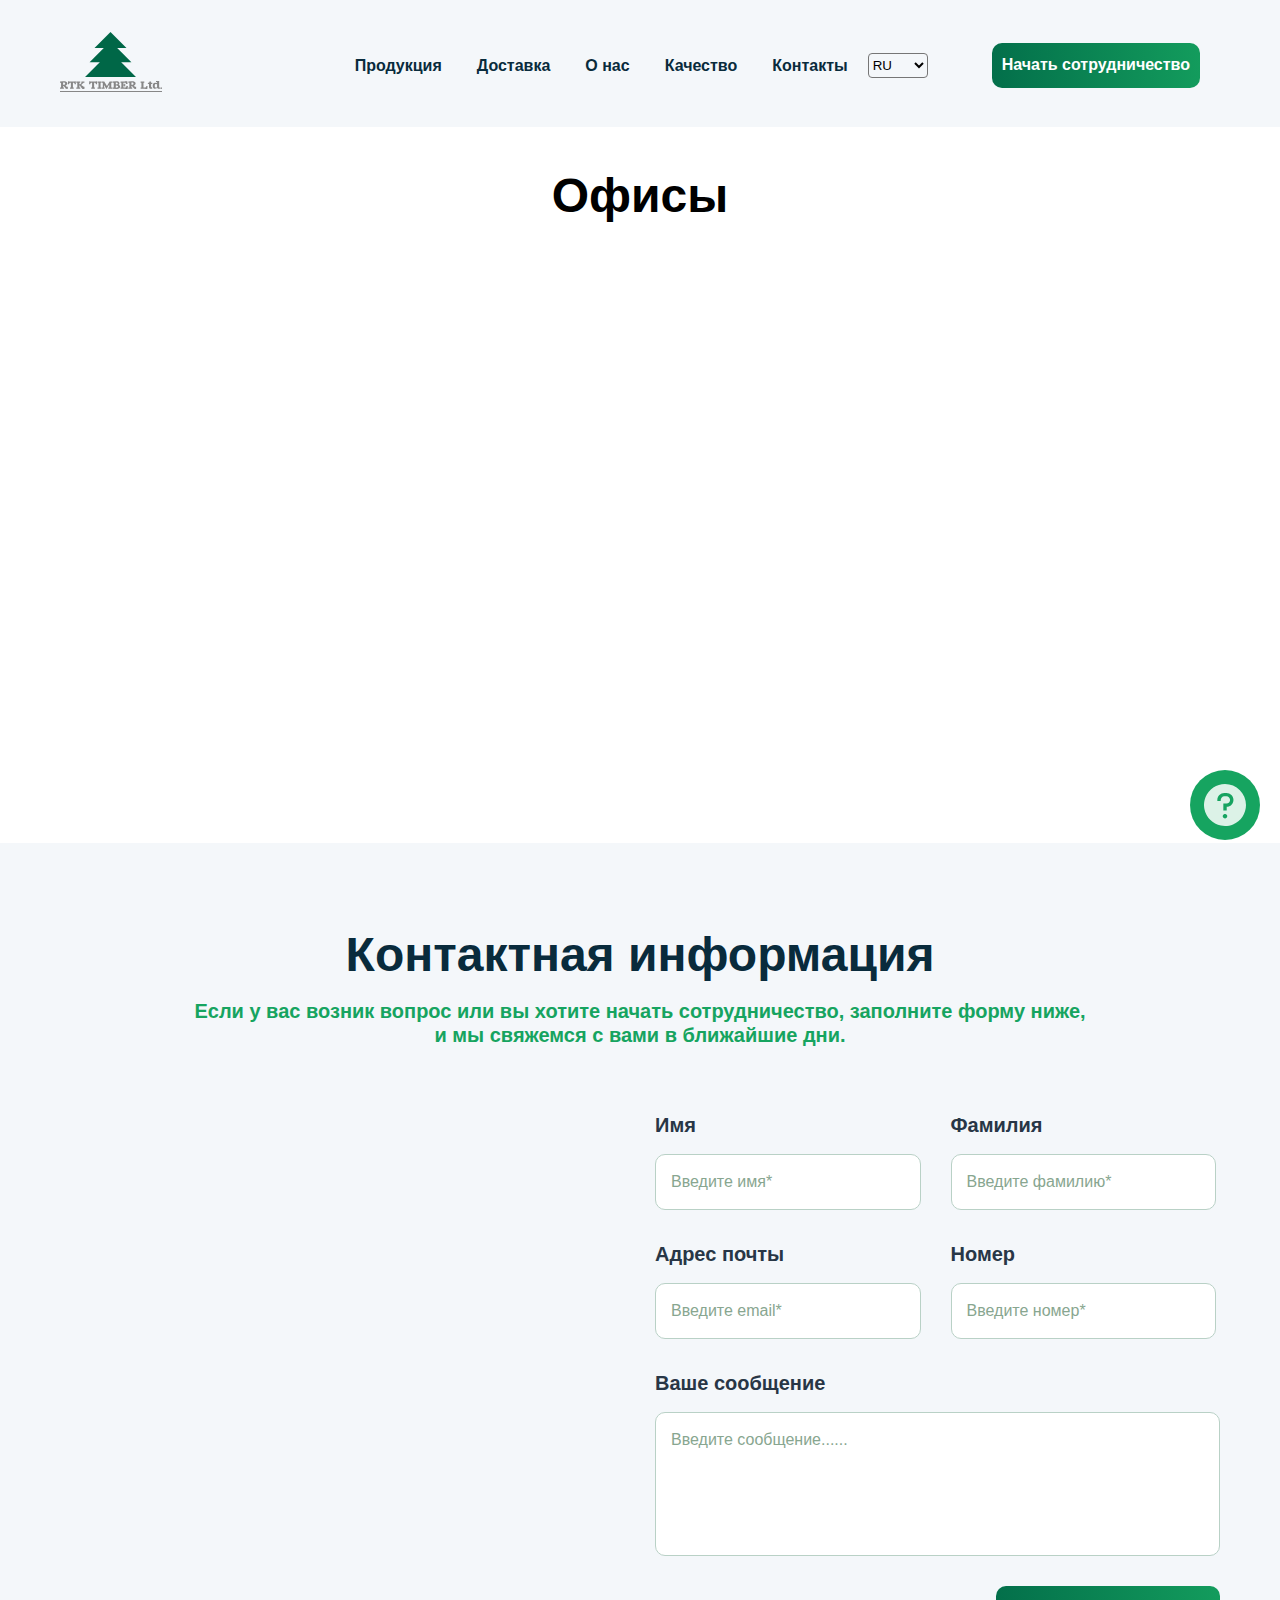
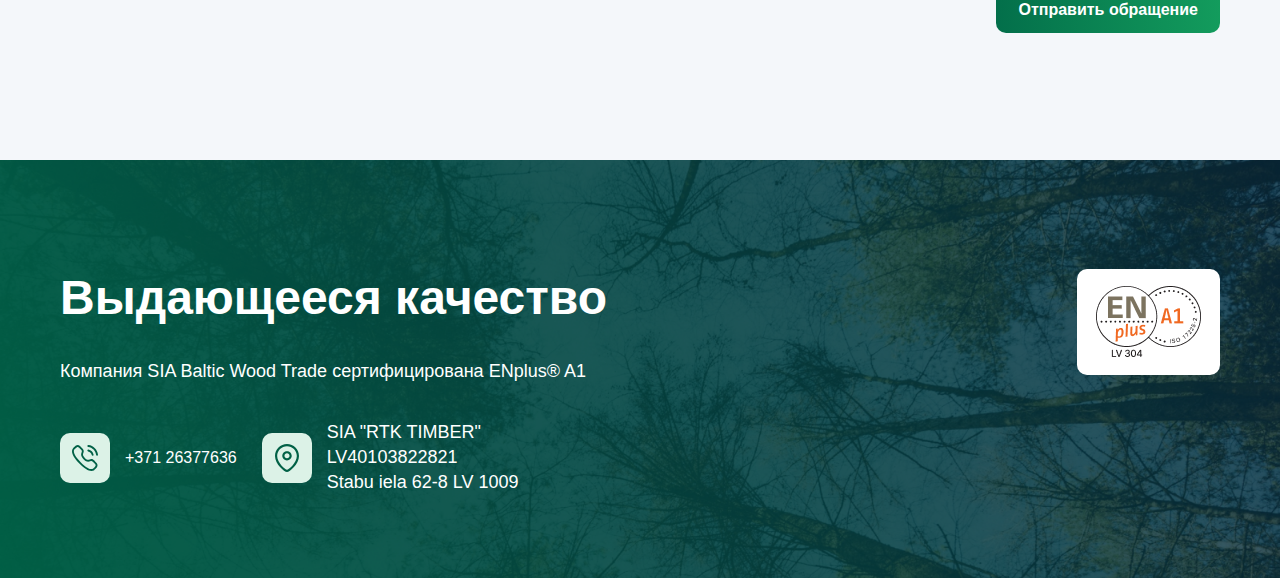
<file: RTK/contacts.html>
<!DOCTYPE html>
<html lang="ru">
<head>
  <meta charset="UTF-8">
  <meta name="viewport" content="width=device-width, initial-scale=1.0">
  <title>RTK TIMBER Ltd.</title>
  <link rel="stylesheet" href="css/vars.css">
  <link rel="stylesheet" href="css/global.css">
  <link rel="stylesheet" href="css/contactc.css">
</head>
<body>
  <button class="btn-pop-up">
    <img src="images/icons/question.svg" alt="иконка вопроса">
  </button>
  <div class="pop-up">
    <div class="pop-up__inner">
      <h3 class="pop-up__title">Нужна помощь?</h3>
      <p class="pop-up__text">Свяжитесь с нами или перейдите в раздел с часто задаваемыми вопросами.</p>
      <div class="pop-up__links">
        <a class="pop-up__link pop-up__link-tel" href="tel:+37126377636">
          <span>
            <img src="images/icons/phone.svg" alt="иконка телефона">
          </span>
          <span>+371 26377636</span>
        </a>
        <a class="pop-up__link pop-up__link-faq" href="faq.html">
          <span>
            <img src="images/icons/question.svg" alt="иконка вопроса">
          </span>
          <span>FAQ</span>
        </a>
      </div>
    </div>
  </div>
  <div class="mobile-menu">
    <nav class="mobile-menu__inner">
      <ul class="header__nav-list--mobile">
        <li>
          <a class="header__nav-link" href="#">Продукция</a>
        </li>
        <li>
          <a class="header__nav-link" href="delivery.html">Доставка</a>
        </li>
        <li>
          <a class="header__nav-link" href="about.html">О нас</a>
        </li>
        <li>
          <a class="header__nav-link" href="quality.html">Качество</a>
        </li>
        <li>
          <a class="header__nav-link" href="contacts.html">Контакты</a>
        </li>
        <li>
          <a class="header__nav-btn--mobile" href="cooperation.html">Начать сотрудничество</a>
        </li>
      </ul>
    </nav>
  </div>
  <header class="header d-center-between">
    <a href="index.html">
      <img src="images/logo.svg" alt="Логотип RTK TIMBER Ltd." width="102" height="60">
    </a>
    <nav class="d-center">
      <ul class="header__nav-list d-center-between">
        <li>
          <a class="header__nav-link lng-Products " href="#">Продукция</a>
        </li>
        <li>
          <a class="header__nav-link lng-Delivery" href="delivery.html">Доставка</a>
        </li>
        <li>
          <a class="header__nav-link lng-About" href="about.html">О нас</a>
        </li>
        <li>
          <a class="header__nav-link lng-Quality" href="quality.html">Качество</a>
        </li>
        <li>
          <a class="header__nav-link lng-Contacts" href="contacts.html">Контакты</a>
        </li>
      </ul>
      <select class="change-lang select">
        <option value="de">DE</option>
        <option value="ru">RU</option>
        <option value="lv">LV</option>
    </select>
      <a  class="header__nav-btn" href="cooperation.html">Начать сотрудничество</a>
      <!-- <div>
        <select  class="header__nav-select" name="lang" id="select-lang">
          <option value="RU">RU</option>
          <option value="EN">EN</option>
        </select>
        <div class="header__nav-dropdown">0,00</div>
      </div> -->
      <button class="burger-btn">
        <div class="burger-btn__inner">
          <span></span>
          <span></span>
          <span></span>
        </div>
      </button>
    </nav>
  </header>
  <main>
    <!-- <section class="section-people bg-white">
      <h2 class="section-people__title title-1">Контакты</h2>
      <ul class="section-people__list">
        <li class="section-people__item item-card">
          <div class="item-card__top">
            <div class="item-card__top-icon">
              <img src="images/icons/service.svg" alt="Телефон">
            </div>
            <div>
              <h3 class="item-card__top-title">Обслуживание клиентов</h3>
              <p class="item-card__top-text">Для заказов и справок</p>
            </div>
          </div>
          <div class="item-card__bottom">
            <div class="item-card__bottom-item">
              <img src="images/icons/phone-active.svg" alt="иконка телефона">
              <a href="tel:+37128 388 352">+371 28 388 352</a>
            </div>
            <div class="item-card__bottom-item">
              <img src="images/icons/letter.svg" alt="иконка письма">
              <a href="mailto:eva.andersone@balticwt.lv">eva.andersone@balticwt.lv</a>
            </div>
          </div>
        </li>  
        <li class="section-people__item item-card">
          <div class="item-card__top">
            <div class="item-card__top-icon">
              <img src="images/icons/person.svg" alt="иконка человека">
            </div>
            <div>
              <h3 class="item-card__top-title">Kristaps Rūsa</h3>
              <p class="item-card__top-text">Член правления</p>
            </div>
          </div>
          <div class="item-card__bottom">
            <div class="item-card__bottom-item">
              <img src="images/icons/phone-active.svg" alt="иконка телефона">
              <a href="tel:+37128 388 352">+371 28 388 352</a>
            </div>
            <div class="item-card__bottom-item">
              <img src="images/icons/letter.svg"  alt="иконка письма">
              <a href="mailto:eva.andersone@balticwt.lv">eva.andersone@balticwt.lv</a>
            </div>
          </div>
        </li>  
        <li class="section-people__item item-card">
          <div class="item-card__top">
            <div class="item-card__top-icon">
              <img src="images/icons/person.svg" alt="иконка человека">
            </div>
            <div>
              <h3 class="item-card__top-title">Kristīne Guļa</h3>
              <p class="item-card__top-text">Обслуживание экспортных клиентов</p>
            </div>
          </div>
          <div class="item-card__bottom">
            <div class="item-card__bottom-item">
              <img src="images/icons/phone-active.svg" alt="иконка телефона">
              <a href="tel:+37128 388 352">+371 28 388 352</a>
            </div>
            <div class="item-card__bottom-item">
              <img src="images/icons/letter.svg"  alt="иконка письма">
              <a href="mailto:eva.andersone@balticwt.lv">eva.andersone@balticwt.lv</a>
            </div>
          </div>
        </li>  
        <li class="section-people__item item-card">
          <div class="item-card__top">
            <div class="item-card__top-icon">
              <img src="images/icons/person.svg" alt="иконка человека">
            </div>
            <div>
              <h3 class="item-card__top-title">Madara Kļaviņa</h3>
              <p class="item-card__top-text">Обслуживание экспортных клиентов</p>
            </div>
          </div>
          <div class="item-card__bottom">
            <div class="item-card__bottom-item">
              <img src="images/icons/phone-active.svg" alt="иконка телефона">
              <a href="tel:+37128 388 352">+371 28 388 352</a>
            </div>
            <div class="item-card__bottom-item">
              <img src="images/icons/letter.svg"  alt="иконка письма">
              <a href="mailto:eva.andersone@balticwt.lv">eva.andersone@balticwt.lv</a>
            </div>
          </div>
        </li>  
        <li class="section-people__item item-card">
          <div class="item-card__top">
            <div class="item-card__top-icon">
              <img src="images/icons/person.svg" alt="иконка человека">
            </div>
            <div>
              <h3 class="item-card__top-title">Laura Brengule</h3>
              <p class="item-card__top-text">Обслуживание экспортных клиентов</p>
            </div>
          </div>
          <div class="item-card__bottom">
            <div class="item-card__bottom-item">
              <img src="images/icons/phone-active.svg" alt="иконка телефона">
              <a href="tel:+37128 388 352">+371 28 388 352</a>
            </div>
            <div class="item-card__bottom-item">
              <img src="images/icons/letter.svg"  alt="иконка письма">
              <a href="mailto:eva.andersone@balticwt.lv">eva.andersone@balticwt.lv</a>
            </div>
          </div>
        </li>  
        <li class="section-people__item item-card">
          <div class="item-card__top">
            <div class="item-card__top-icon">
              <img src="images/icons/person.svg" alt="иконка человека">
            </div>
            <div>
              <h3 class="item-card__top-title">Linda Jekimova</h3>
              <p class="item-card__top-text">Обслуживание экспортных клиентов</p>
            </div>
          </div>
          <div class="item-card__bottom">
            <div class="item-card__bottom-item">
              <img src="images/icons/phone-active.svg" alt="иконка телефона">
              <a href="tel:+37128 388 352">+371 28 388 352</a>
            </div>
            <div class="item-card__bottom-item">
              <img src="images/icons/letter.svg"  alt="иконка письма">
              <a href="mailto:eva.andersone@balticwt.lv">eva.andersone@balticwt.lv</a>
            </div>
          </div>
        </li>  
      </ul>
    </section> -->
    <section class="section-office bg-white">
      <h2 class="section-office__title title-1 lng-trans-38">Офисы</h2>
      <div class="section-office__map">
        <iframe src="https://www.google.com/maps/embed?pb=!1m18!1m12!1m3!1d17136.477542936304!2d24.209155720240776!3d56.89257624809044!2m3!1f0!2f0!3f0!3m2!1i1024!2i768!4f13.1!3m3!1m2!1s0x46eed25c996e2869%3A0xe9f9d55bf4d96d21!2zQXRiYWxzcyBpZWxhIDUsIExhdGdhbGVzIHByaWVrxaFwaWxzxJN0YSwgUsSrZ2EsIExWLTEwNjMsINCb0LDRgtCy0LjRjw!5e0!3m2!1sru!2sru!4v1717455332401!5m2!1sru!2sru" width="100%" height="450" style="border:0;" allowfullscreen="" loading="lazy" referrerpolicy="no-referrer-when-downgrade"></iframe>
      </div>
      <!-- <div class="section-office__info">
        <div class="section-office__info-item__wrapper">
          <div class="section-office__info-item">
            <div class="section-office__info-item-icon">
              <img src="images/icons/geo-mark.svg" alt="иконка адреса">
            </div>
              <p class="section-office__info-item-text">Улица Пушкина, дом Колотушкина 182, п. 93</p>
          </div>
          <div class="section-office__info-item">
            <div class="section-office__info-item-icon">
              <img src="images/icons/clock.svg" alt="иконка часов">
            </div>
            <div>
            <p class="section-office__info-item-text">
              <span>
                <span class="text-green">ПН-ПТ</span> 
                08:00 - 17:00
              </span>
              <span>
                <span class="text-green">СБ</span> 
                10:00 - 16:00
              </span>
              <p>
                <span class="text-green">ВС</span> 
                выходной
              </p>
            </p>
          </div>
        </div>
        </div>
        <div class="section-office__info-item__wrapper">
          <div class="section-office__info-item">
            <div class="section-office__info-item-icon">
              <img src="images/icons/info.svg" alt="иконка адреса">
            </div>
            <p class="section-office__info-item-text">SIA Baltic Wood Trade Рег. номер плательщика НДС:
              LV54103112331 ул. Вайвес, 2а-44, г. Цесис, LV-4101SEB BankaLV05UNLA0055000177519</p>
          </div>
        </div>
      </div> -->
    </section>
    <section class="section-contacts">
      <h2 class="title-1 section-contacts__title lng-trans-17">Контактная информация</h2>
      <p class="section-contacts__text lng-trans-18">Если у вас возник вопрос или вы хотите начать сотрудничество, заполните форму ниже, и мы свяжемся с вами в ближайшие дни.</p>
      <div class="section-contacts__content">
        <div class="section-contacts__left">
          <div class="section-contacts__map">
            <iframe src="https://www.google.com/maps/embed?pb=!1m18!1m12!1m3!1d17136.477542936304!2d24.209155720240776!3d56.89257624809044!2m3!1f0!2f0!3f0!3m2!1i1024!2i768!4f13.1!3m3!1m2!1s0x46eed25c996e2869%3A0xe9f9d55bf4d96d21!2zQXRiYWxzcyBpZWxhIDUsIExhdGdhbGVzIHByaWVrxaFwaWxzxJN0YSwgUsSrZ2EsIExWLTEwNjMsINCb0LDRgtCy0LjRjw!5e0!3m2!1sru!2sru!4v1717455332401!5m2!1sru!2sru" width="100%" height="450" style="border:0;" allowfullscreen="" loading="lazy" referrerpolicy="no-referrer-when-downgrade"></iframe>
          </div>
          <!-- <div class="section-contacts__info">
            <div class="section-contacts__info-item">
              <div>
                <img src="images/icons/geo-mark.svg" alt="иконка" width="24" height="28">
              </div>
              <p>Улица Пушкина, дом Колотушкина 182, п. 93</p>
            </div>
            <div class="section-contacts__info-item">
              <div>
                <img src="images/icons/clock.svg" alt="иконка" width="29" height="29">
              </div>
              <div>
                <p><span>ПН-ПТ</span> 08:00 - 17:00</p>
              <p><span>СБ</span>10:00 - 16:00</p>
              </div>
            </div>
          </div> -->
        </div>
        <div class="section-contacts__right">
          <form class="section-contacts__form">
            <label>
              <span class="lng-trans-19">Имя</span>
              <input name="name" type="text" placeholder="Введите имя*">
            </label>
            <label>
              <span class="lng-trans-20">Фамилия</span>
              <input type="text" placeholder="Введите фамилию*">
            </label>
            <label>
              <span class="lng-trans-21">Адрес почты</span>
              <input type="email" placeholder="Введите email*">
            </label>
            <label>
              <span class="lng-trans-22">Номер</span>
              <input type="tel" placeholder="Введите номер*">
            </label>
            <label class="section-contacts__form-message">
              <span class="lng-trans-23">Ваше сообщение</span>
              <textarea name="message" id="message" placeholder="Введите сообщение......"></textarea>
            </label>
            <button class="section-contacts__form-btn lng-trans-24">Отправить обращение</button>
          </form>
        </div>
      </div>
    </section>
  </main>
  <footer class="footer">
    <div>
      <h2 class="title-1 footer__title lng-trans-25">Выдающееся качество</h2>
      <p class="footer__text lng-trans-26">Компания SIA Baltic Wood Trade сертифицирована ENplus® A1
      </p>
      <div class="footer__contacts">
        <!-- <div class="footer__contact">
          <div class="footer__contact-icon">
            <img src="images/icons/letter.svg" alt="иконка">
          </div>
          <a href="mailto:dsasdasd@sample.com">dsasdasd@sample.com</a>
        </div> -->
        <div class="footer__contact"> 
          <div class="footer__contact-icon">
            <img src="images/icons/phone-active.svg" alt="иконка">
          </div>
          <a href="tel:+37126377636">+371 26377636</a>
        </div>
        <div class="footer__contact"> 
          <div class="footer__contact-icon">
            <img src="images/icons/geo-mark.svg" alt="иконка" width="24" height="28">
          </div>
          <div>
            <p>
              SIA "RTK TIMBER"
            </p>
            <p>
              LV40103822821
            </p>
            <p>         
              Stabu iela 62-8 LV 1009
            </p>
          </div>
        </div>
      </div>
    </div>
    <div class="footer__right-wrapper">
      <div class="footer__right">
        <!-- <img src="images/certificate/certificate-4.png" alt="сертификат 4">
        <img src="images/certificate/certificate-3.png" alt="сертификат 3"> -->
        <img src="images/certificate/certificate-2.png" alt="сертификат 2">
        <!-- <img src="images/certificate/certificate-1.png" alt="сертификат 1"> -->
      </div>
    </div>
  </footer>
  <script src="js/index.js"></script>
  <script src="js/lang.js"></script>
</body>
</html>
</file>
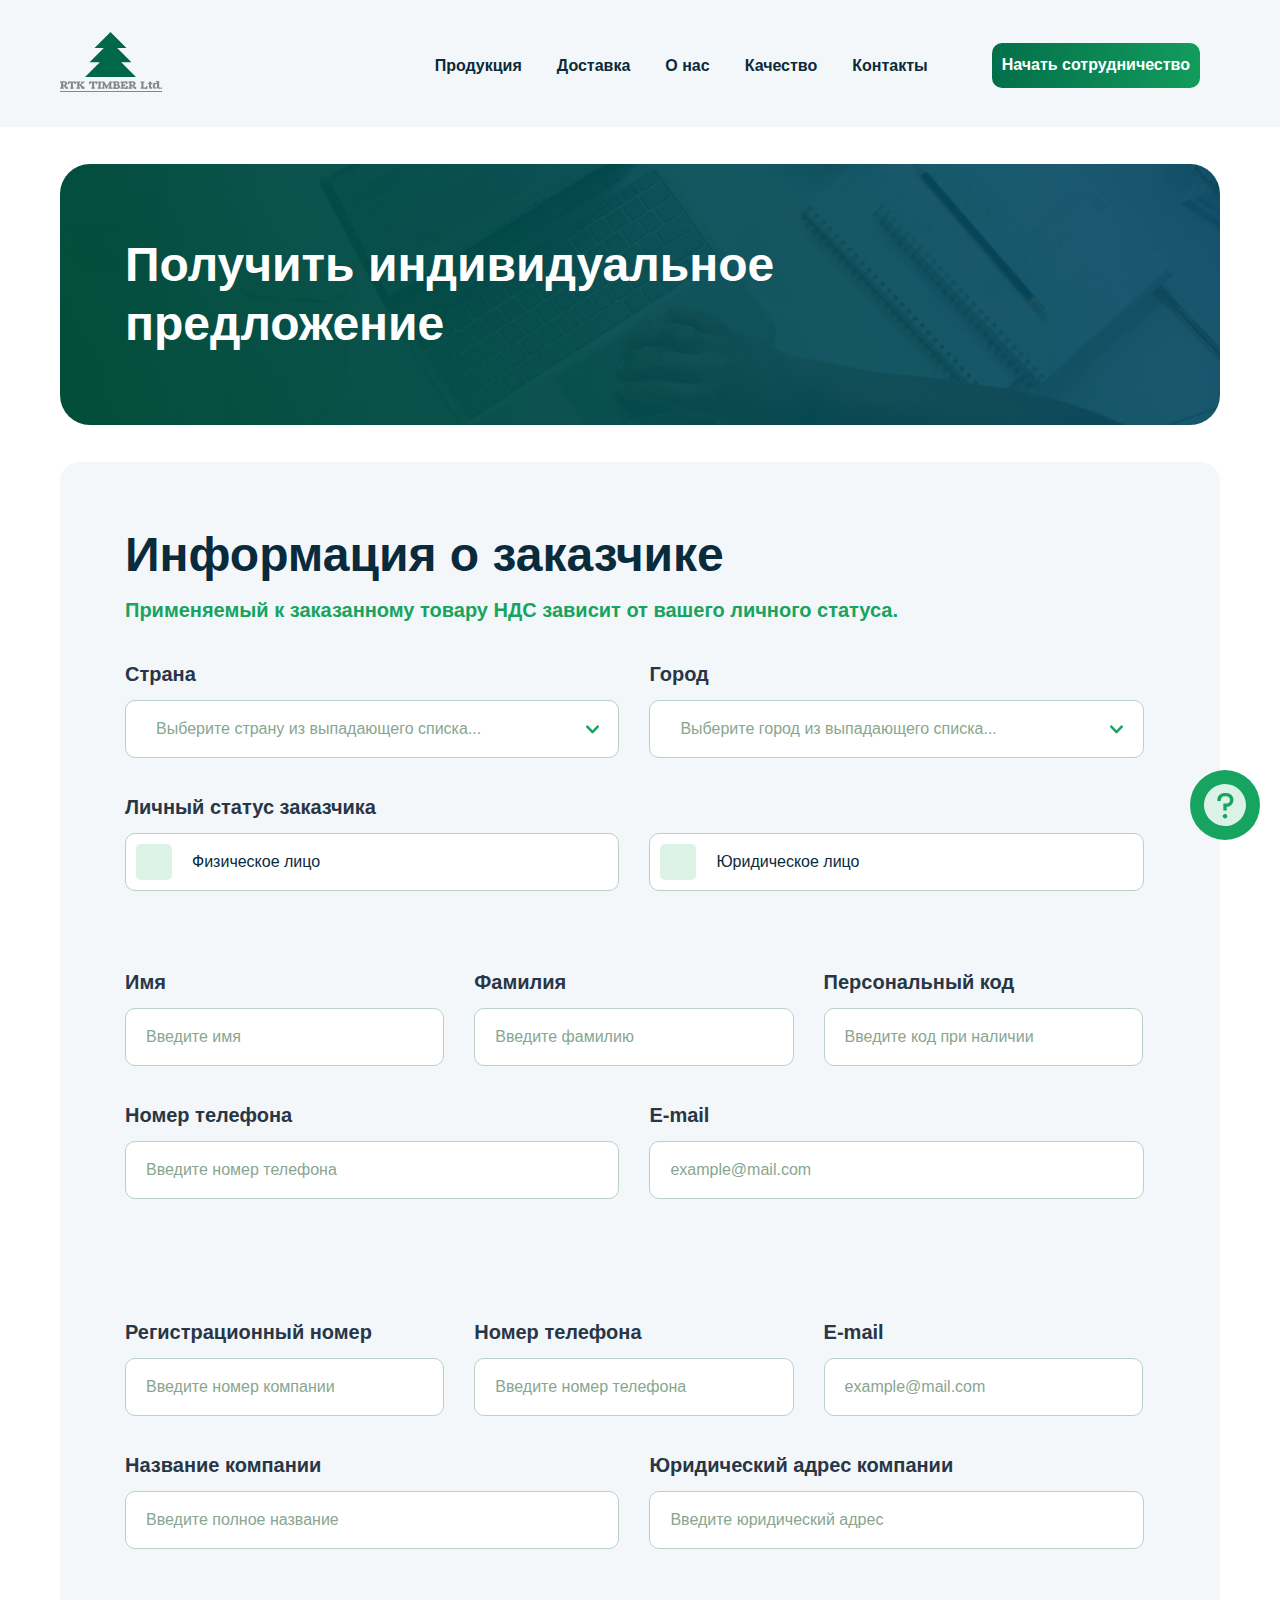
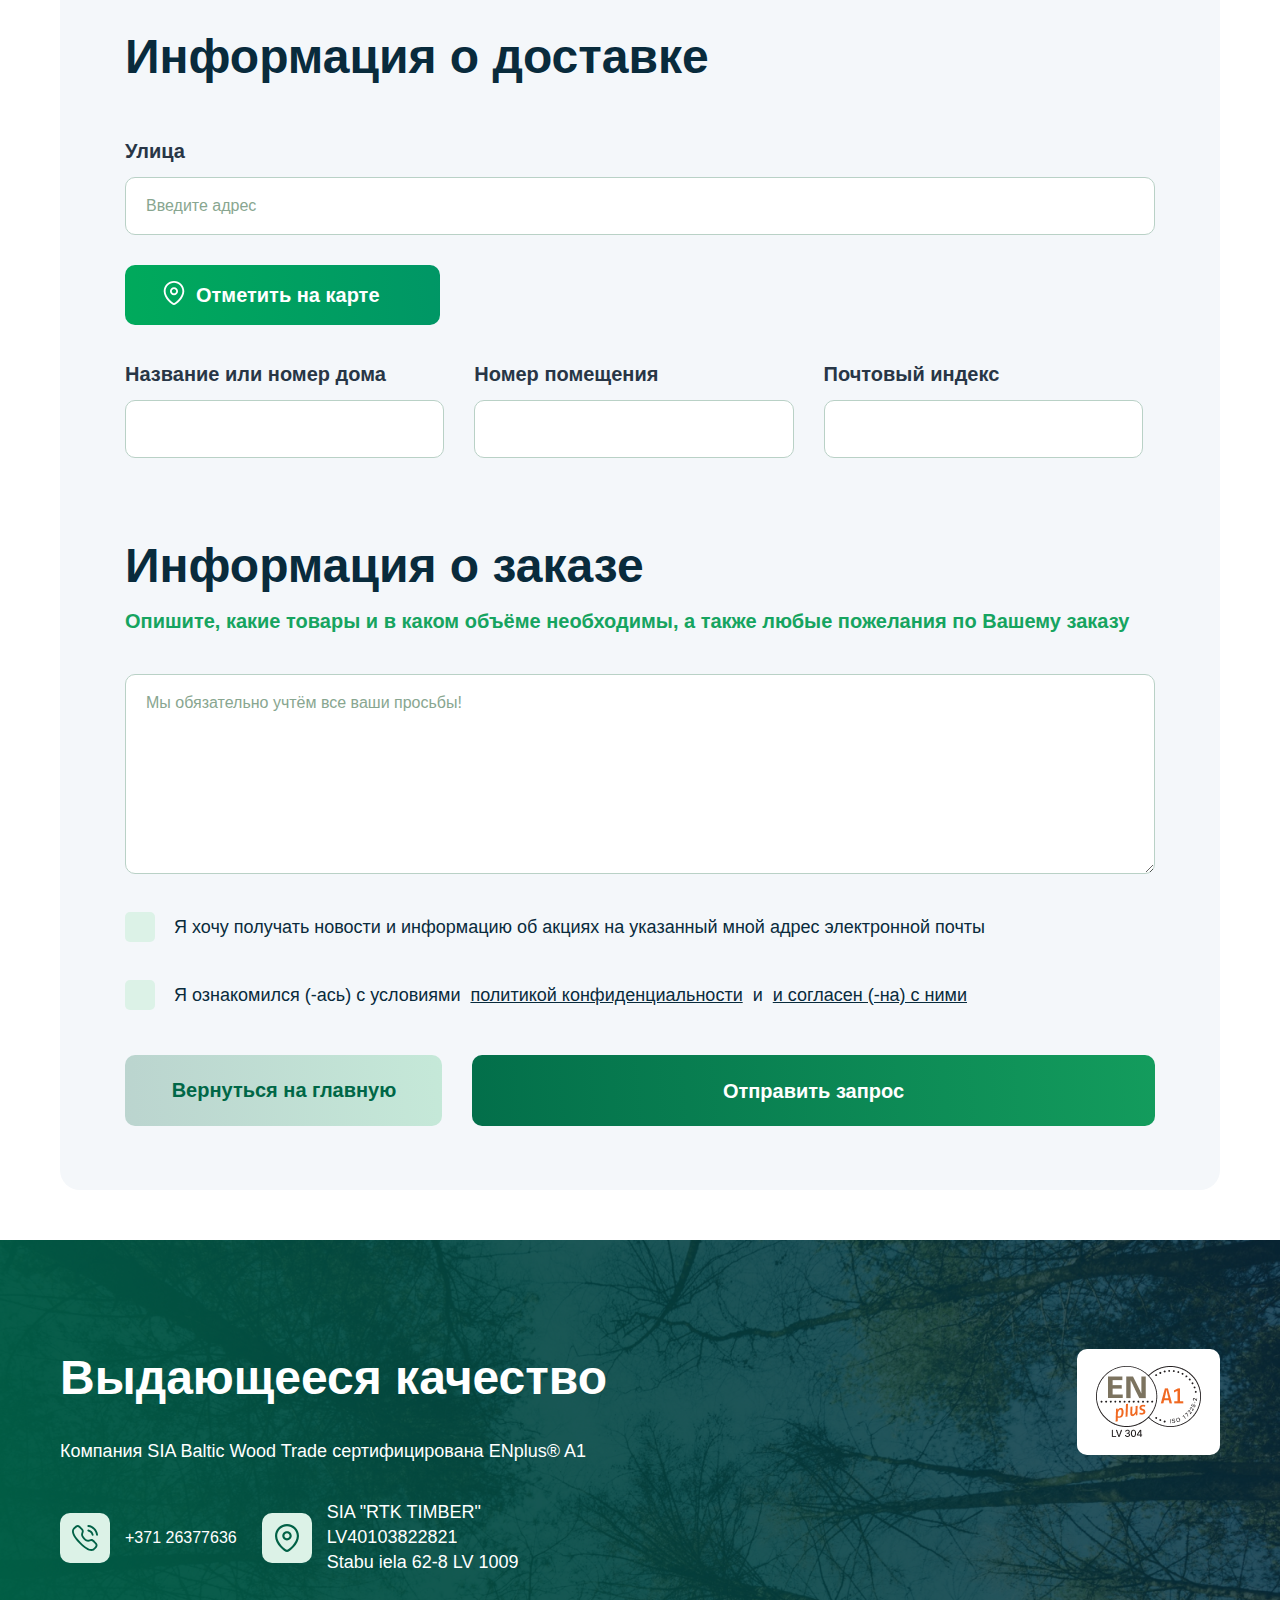
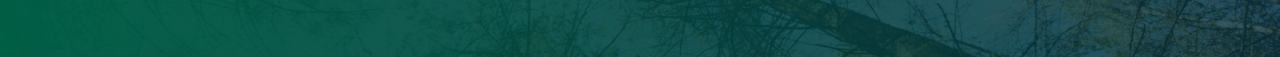
<file: RTK/cooperation.html>
<!DOCTYPE html>
<html lang="ru">
<head>
  <meta charset="UTF-8">
  <meta name="viewport" content="width=device-width, initial-scale=1.0">
  <title>RTK TIMBER Ltd.</title>
  <link rel="stylesheet" href="css/vars.css">
  <link rel="stylesheet" href="css/global.css">
  <link rel="stylesheet" href="css/cooperation.css">
</head>
<body>
  <button class="btn-pop-up">
    <img src="images/icons/question.svg" alt="иконка вопроса">
  </button>
  <div class="pop-up">
    <div class="pop-up__inner">
      <h3 class="pop-up__title">Нужна помощь?</h3>
      <p class="pop-up__text">Свяжитесь с нами или перейдите в раздел с часто задаваемыми вопросами.</p>
      <div class="pop-up__links">
        <a class="pop-up__link pop-up__link-tel" href="tel:+37128059655">
          <span>
            <img src="images/icons/phone.svg" alt="иконка телефона">
          </span>
          <span>+371 28059655</span>
        </a>
        <a class="pop-up__link pop-up__link-faq" href="faq.html">
          <span>
            <img src="images/icons/question.svg" alt="иконка вопроса">
          </span>
          <span>FAQ</span>
        </a>
      </div>
    </div>
  </div>
  <div class="mobile-menu">
    <nav class="mobile-menu__inner">
      <ul class="header__nav-list--mobile">
        <li>
          <a class="header__nav-link" href="#">Продукция</a>
        </li>
        <li>
          <a class="header__nav-link" href="delivery.html">Доставка</a>
        </li>
        <li>
          <a class="header__nav-link" href="about.html">О нас</a>
        </li>
        <li>
          <a class="header__nav-link" href="quality.html">Качество</a>
        </li>
        <li>
          <a class="header__nav-link" href="contacts.html">Контакты</a>
        </li>
        <li>
          <a class="header__nav-btn--mobile" href="cooperation.html">Начать сотрудничество</a>
        </li>
      </ul>
    </nav>
  </div>
  <header class="header d-center-between">
    <a href="index.html">
      <img src="images/logo.svg" alt="Логотип RTK TIMBER Ltd." width="102" height="60">
    </a>
    <nav class="d-center">
      <ul class="header__nav-list d-center-between">
        <li>
          <a class="header__nav-link" href="#">Продукция</a>
        </li>
        <li>
          <a class="header__nav-link" href="delivery.html">Доставка</a>
        </li>
        <li>
          <a class="header__nav-link" href="about.html">О нас</a>
        </li>
        <li>
          <a class="header__nav-link" href="quality.html">Качество</a>
        </li>
        <li>
          <a class="header__nav-link" href="contacts.html">Контакты</a>
        </li>
      </ul>
      <a  class="header__nav-btn" href="cooperation.html">Начать сотрудничество</a>
      <!-- <div>
        <select  class="header__nav-select" name="lang" id="select-lang">
          <option value="RU">RU</option>
          <option value="EN">EN</option>
        </select>
        <div class="header__nav-dropdown">0,00</div>
      </div> -->
      <button class="burger-btn">
        <div class="burger-btn__inner">
          <span></span>
          <span></span>
          <span></span>
        </div>
      </button>
    </nav>
  </header>
  <main>
    <section class="main-banner__wrapper section-main bg-white">
      <div class="main-banner section-main__banner">
        <h1 class="title-1 main-banner__title section-main__title">Получить индивидуальное предложение</h1>
      </div>
    </section>
    <section class="section-form bg-white">
      <form class="section-form__form form">
        <h2 class="section-form__title">Информация о заказчике</h2>
        <p class="section-form__text text-green">Применяемый к заказанному товару НДС зависит от вашего личного статуса.</p>
        <div class="section-form__top">
          <label class="form__select">
            <span class="form-label__title">Страна</span>
            <select name="Страна" id="country" required>
              <option value="" disabled selected>Выберите страну из выпадающего списка...</option>
              <option value="Россия">Россия</option>
              <option value="Польша">Польша</option>
            </select>
          </label>
          <label class="form__select">
            <span class="form-label__title">Город</span>
            <select name="Город" id="city" required>
              <option value="" disabled selected>Выберите город из выпадающего списка...</option>
              <option value="Москва">Москва</option>
              <option value="Владивосток">Владивосток</option>
            </select>
          </label>
          <label class="form__radio">
            <span class="form-label__title">Личный статус заказчика</span>
            <div class="form__radio-list">
              <input type="radio" name="Личный статус заказчика" id="radio-1" value="Физическое лицо">
              <label class="form__radio-item" for="radio-1">
                Физическое лицо
              </label>
              <input type="radio" name="Личный статус заказчика" id="radio-2" value="Юридическое лицо">
              <label class="form__radio-item" for="radio-2">
                Юридическое лицо
              </label>
            </div>
          </label>
          <div class="form__status-content">
            <div class="form__status-private">
              <label class="form__input form__input-name">
                <span class="form-label__title">Имя</span>
                <input type="text" name="Имя" placeholder="Введите имя">
              </label>
              <label class="form__input form__input-surname">
                <span class="form-label__title">Фамилия</span>
                <input type="text" name="Фамилия" placeholder="Введите фамилию">
              </label>
              <label class="form__input form__input-code">
                <span class="form-label__title">Персональный код</span>
                <input type="text" name="Персональный код" placeholder="Введите код при наличии">
              </label>
              <label class="form__input form__input-phone">
                <span class="form-label__title">Номер телефона</span>
                <input type="tel" name="Номер телефона" placeholder="Введите номер телефона">
              </label>
              <label class="form__input form__input-email">
                <span class="form-label__title">E-mail</span>
                <input type="email" name="Почта" placeholder="example@mail.com">
              </label>
            </div>
            <div class="form__status-juridical">
              <label class="form__input form__input-number">
                <span class="form-label__title">Регистрационный номер</span>
                <input type="text" name="Регистрационный номер" placeholder="Введите номер компании">
              </label>
              <label class="form__input form__input-phone">
                <span class="form-label__title">Номер телефона</span>
                <input type="tel" name="Номер телефона" placeholder="Введите номер телефона">
              </label>
              <label class="form__input form__input-email">
                <span class="form-label__title">E-mail</span>
                <input type="email" name="Почта" placeholder="example@mail.com">
              </label>
              <label class="form__input form__input-company">
                <span class="form-label__title">Название компании</span>
                <input type="text" name="Название компании" placeholder="Введите полное название">
              </label>
              <label class="form__input form__input-address">
                <span class="form-label__title">Юридический адрес компании</span>
                <input type="text" name="Юридический адрес" placeholder="Введите юридический адрес">
              </label>
            </div>
          </div>
        </div>
        <h2 class="section-form__title">Информация о доставке</h2>
        <div class="section-form__middle">
          <label class="form__input form__input-street">
            <span class="form-label__title">Улица</span>
            <div class="form__input-street__inner">
              <input type="text" name="Адрес доставки" placeholder="Введите адрес">
              <button>
                <span>
                  <svg width="24" height="24" viewBox="0 0 24 28" fill="none" xmlns="http://www.w3.org/2000/svg">
                    <path fill-rule="evenodd" clip-rule="evenodd" d="M12 0C18.6167 0 24 5.35446 24 11.9366C24 20.0279 14.6095 28 12 28C9.39055 28 0 20.0279 0 11.9366C0 5.35446 5.38327 0 12 0ZM12 2.15385C6.58618 2.15385 2.18182 6.54338 2.18182 11.9366C2.18182 18.7988 10.3622 25.4843 12 25.8404C13.6378 25.4829 21.8182 18.7973 21.8182 11.9366C21.8182 6.54338 17.4138 2.15385 12 2.15385ZM12.0015 7.17949C14.608 7.17949 16.7287 9.27303 16.7287 11.8476C16.7287 14.4207 14.608 16.5128 12.0015 16.5128C9.39491 16.5128 7.27418 14.4207 7.27418 11.8476C7.27418 9.27303 9.39491 7.17949 12.0015 7.17949ZM12.0015 9.33333C10.5978 9.33333 9.456 10.4605 9.456 11.8476C9.456 13.2332 10.5978 14.359 12.0015 14.359C13.4051 14.359 14.5469 13.2332 14.5469 11.8476C14.5469 10.4605 13.4051 9.33333 12.0015 9.33333Z" fill="currentColor"/>
                  </svg>
                </span>
                Отметить на карте
              </button>
            </div>
          </label>
          <label class="form__input form__input-delivery__bottom">
            <span class="form-label__title">Название или номер дома</span>
            <input type="text">
          </label>
          <label class="form__input form__input-delivery__bottom">
            <span class="form-label__title">Номер помещения</span>
            <input type="text">
          </label>
          <label class="form__input form__input-delivery__bottom">
            <span class="form-label__title">Почтовый индекс</span>
            <input type="text">
          </label>
        </div>
        <h2 class="section-form__title">Информация о заказе</h2>
        <p class="section-form__text text-green">Опишите, какие товары и в каком объёме необходимы, а также любые пожелания по Вашему заказу</p>
        <div class="section-form__bottom">
          <textarea name="Сообщение" placeholder="Мы обязательно учтём все ваши просьбы!"></textarea>
          <input type="checkbox" id="approval1">
          <label class="form__checkbox" for="approval1">
            <div class="form__checkbox-check">
              <svg width="18" height="18" viewBox="0 0 18 18" fill="none" xmlns="http://www.w3.org/2000/svg">
                <g clip-path="url(#clip0_123_100)">
                <path d="M17.2294 0.687492C17.0642 0.580259 16.8795 0.506629 16.6858 0.470807C16.4921 0.434985 16.2933 0.437674 16.1006 0.47872C15.908 0.519766 15.7253 0.598364 15.563 0.710026C15.4008 0.821687 15.2621 0.964224 15.1549 1.12949L6.74993 14.085L2.65093 10.295C2.50631 10.1613 2.33677 10.0574 2.15199 9.98915C1.9672 9.92096 1.7708 9.88982 1.57399 9.89753C1.1765 9.9131 0.801482 10.0859 0.531425 10.378C0.261369 10.6701 0.118397 11.0574 0.133962 11.4549C0.149528 11.8524 0.322356 12.2274 0.614425 12.4975L5.99643 17.4735C5.99643 17.4735 6.15093 17.6065 6.22242 17.653C6.38767 17.7603 6.57244 17.834 6.76617 17.8699C6.95991 17.9057 7.15882 17.9031 7.35152 17.862C7.54423 17.821 7.72696 17.7423 7.88926 17.6306C8.05156 17.5189 8.19026 17.3763 8.29743 17.211L17.6714 2.76199C17.7787 2.59677 17.8523 2.41204 17.8881 2.21835C17.9239 2.02467 17.9212 1.82582 17.8802 1.63317C17.8392 1.44053 17.7606 1.25785 17.6489 1.09559C17.5372 0.933329 17.3947 0.794655 17.2294 0.687492Z" fill="#fff"/>
                </g>
                <defs>
                <clipPath id="clip0_123_100">
                <rect width="18" height="18" fill="white"/>
                </clipPath>
                </defs>
              </svg>
            </div>
            <span>Я хочу получать новости и информацию об акциях на указанный мной адрес электронной почты</span>
          </label>
          <input type="checkbox" id="approval2">
          <label class="form__checkbox" for="approval2">
            <div class="form__checkbox-check">
              <svg width="18" height="18" viewBox="0 0 18 18" fill="none" xmlns="http://www.w3.org/2000/svg">
                <g clip-path="url(#clip0_123_100)">
                <path d="M17.2294 0.687492C17.0642 0.580259 16.8795 0.506629 16.6858 0.470807C16.4921 0.434985 16.2933 0.437674 16.1006 0.47872C15.908 0.519766 15.7253 0.598364 15.563 0.710026C15.4008 0.821687 15.2621 0.964224 15.1549 1.12949L6.74993 14.085L2.65093 10.295C2.50631 10.1613 2.33677 10.0574 2.15199 9.98915C1.9672 9.92096 1.7708 9.88982 1.57399 9.89753C1.1765 9.9131 0.801482 10.0859 0.531425 10.378C0.261369 10.6701 0.118397 11.0574 0.133962 11.4549C0.149528 11.8524 0.322356 12.2274 0.614425 12.4975L5.99643 17.4735C5.99643 17.4735 6.15093 17.6065 6.22242 17.653C6.38767 17.7603 6.57244 17.834 6.76617 17.8699C6.95991 17.9057 7.15882 17.9031 7.35152 17.862C7.54423 17.821 7.72696 17.7423 7.88926 17.6306C8.05156 17.5189 8.19026 17.3763 8.29743 17.211L17.6714 2.76199C17.7787 2.59677 17.8523 2.41204 17.8881 2.21835C17.9239 2.02467 17.9212 1.82582 17.8802 1.63317C17.8392 1.44053 17.7606 1.25785 17.6489 1.09559C17.5372 0.933329 17.3947 0.794655 17.2294 0.687492Z" fill="#fff"/>
                </g>
                <defs>
                <clipPath id="clip0_123_100">
                <rect width="18" height="18" fill="white"/>
                </clipPath>
                </defs>
              </svg>
            </div>
            <span>
              Я ознакомился (-ась) с условиями 
              <a href="policy.html" target="_blank">политикой конфиденциальности</a> 
              и 
              <a href="policy.html" target="_blank">и согласен (-на) с ними</a>
            </span>
          </label>
        </div>
        <div class="form__buttons">
          <button class="form__button-link">Вернуться на главную</button>
          <button class="form__button-submit">Отправить запрос</button>
        </div>
      </form>
    </section>
  </main>
  <footer class="footer">
    <div>
      <h2 class="title-1 footer__title">Выдающееся качество</h2>
      <p class="footer__text">Компания SIA Baltic Wood Trade сертифицирована ENplus® A1
      </p>
      <div class="footer__contacts">
        <!-- <div class="footer__contact">
          <div class="footer__contact-icon">
            <img src="images/icons/letter.svg" alt="иконка">
          </div>
          <a href="mailto:dsasdasd@sample.com">dsasdasd@sample.com</a>
        </div> -->
        <div class="footer__contact"> 
          <div class="footer__contact-icon">
            <img src="images/icons/phone-active.svg" alt="иконка">
          </div>
          <a href="tel:++37126377636">+371 26377636</a>
        </div>
        <div class="footer__contact"> 
          <div class="footer__contact-icon">
            <img src="images/icons/geo-mark.svg" alt="иконка" width="24" height="28">
          </div>
          <div>
            <p>
              SIA "RTK TIMBER"
            </p>
            <p>
              LV40103822821
            </p>
            <p>         
              Stabu iela 62-8 LV 1009
            </p>
          </div>
        </div>
      </div>
    </div>
    <div class="footer__right-wrapper">
      <div class="footer__right">
        <!--<img src="images/certificate/certificate-4.png" alt="сертификат 4">-->
        <!--<img src="images/certificate/certificate-3.png" alt="сертификат 3">-->
        <img src="images/certificate/certificate-2.png" alt="сертификат 2">
        <!-- <img src="images/certificate/certificate-1.png" alt="сертификат 1"> -->
      </div>
    </div>
  </footer>

  <script src="js/index.js"></script>
</body>
</html>
</file>
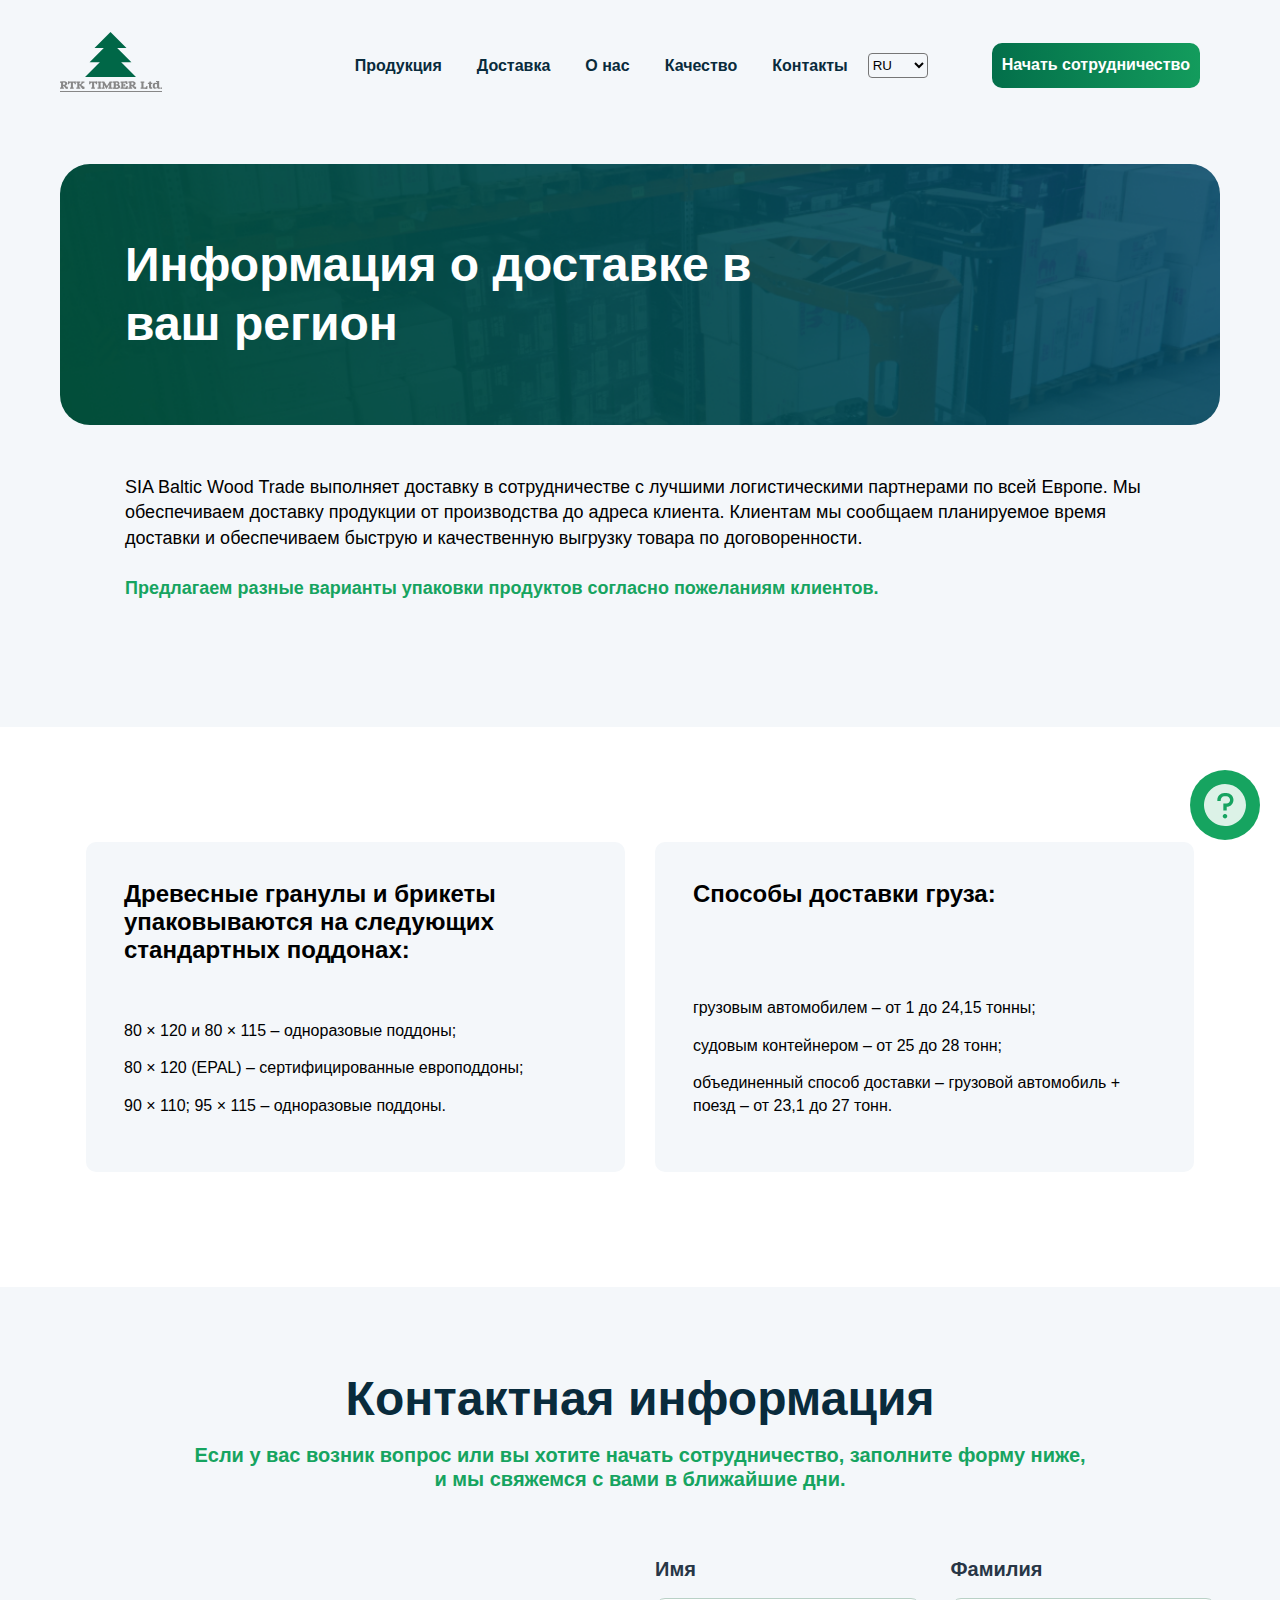
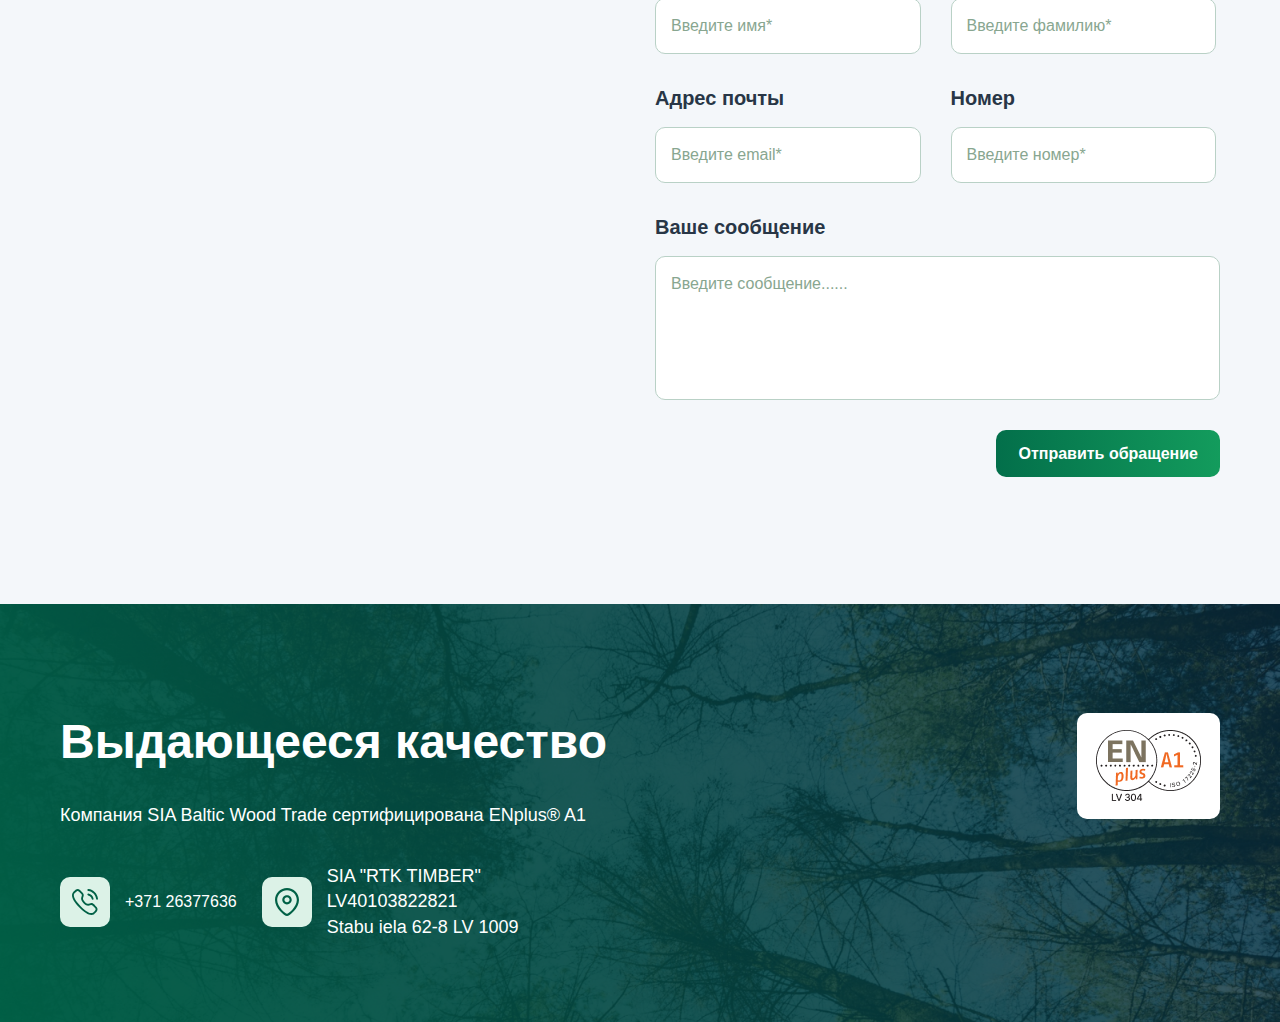
<file: RTK/delivery.html>
<!DOCTYPE html>
<html lang="ru">
<head>
  <meta charset="UTF-8">
  <meta name="viewport" content="width=device-width, initial-scale=1.0">
  <title>RTK TIMBER Ltd.</title>
  <link rel="stylesheet" href="css/vars.css">
  <link rel="stylesheet" href="css/global.css">
  <link rel="stylesheet" href="css/delivery.css">
</head>
<body>
  <button class="btn-pop-up">
    <img src="images/icons/question.svg" alt="иконка вопроса">
  </button>
  <div class="pop-up">
    <div class="pop-up__inner">
      <h3 class="pop-up__title">Нужна помощь?</h3>
      <p class="pop-up__text">Свяжитесь с нами или перейдите в раздел с часто задаваемыми вопросами.</p>
      <div class="pop-up__links">
        <a class="pop-up__link pop-up__link-tel" href="tel:+37126377636">
          <span>
            <img src="images/icons/phone.svg" alt="иконка телефона">
          </span>
          <span>+371 26377636</span>
        </a>
        <a class="pop-up__link pop-up__link-faq" href="faq.html">
          <span>
            <img src="images/icons/question.svg" alt="иконка вопроса">
          </span>
          <span>FAQ</span>
        </a>
      </div>
    </div>
  </div>
  <div class="mobile-menu">
    <nav class="mobile-menu__inner">
      <ul class="header__nav-list--mobile">
        <li>
          <a class="header__nav-link" href="#">Продукция</a>
        </li>
        <li>
          <a class="header__nav-link" href="delivery.html">Доставка</a>
        </li>
        <li>
          <a class="header__nav-link" href="about.html">О нас</a>
        </li>
        <li>
          <a class="header__nav-link" href="quality.html">Качество</a>
        </li>
        <li>
          <a class="header__nav-link" href="contacts.html">Контакты</a>
        </li>
        <li>
          <a class="header__nav-btn--mobile" href="cooperation.html">Начать сотрудничество</a>
        </li>
      </ul>
    </nav>
  </div>
  <header class="header d-center-between">
    <a href="index.html">
      <img src="images/logo.svg" alt="Логотип RTK TIMBER Ltd." width="102" height="60">
    </a>
    <nav class="d-center">
      <ul class="header__nav-list d-center-between">
        <li>
          <a class="header__nav-link lng-Products " href="#">Продукция</a>
        </li>
        <li>
          <a class="header__nav-link lng-Delivery" href="delivery.html">Доставка</a>
        </li>
        <li>
          <a class="header__nav-link lng-About" href="about.html">О нас</a>
        </li>
        <li>
          <a class="header__nav-link lng-Quality" href="quality.html">Качество</a>
        </li>
        <li>
          <a class="header__nav-link lng-Contacts" href="contacts.html">Контакты</a>
        </li>
      </ul>
      <select class="change-lang select">
        <option value="de">DE</option>
        <option value="ru">RU</option>
        <option value="lv">LV</option>
    </select>
      <a  class="header__nav-btn" href="cooperation.html">Начать сотрудничество</a>
      <!-- <div>
        <select  class="header__nav-select" name="lang" id="select-lang">
          <option value="RU">RU</option>
          <option value="EN">EN</option>
        </select>
        <div class="header__nav-dropdown">0,00</div>
      </div> -->
      <button class="burger-btn">
        <div class="burger-btn__inner">
          <span></span>
          <span></span>
          <span></span>
        </div>
      </button>
    </nav>
  </header>
  <main>
    <section class="main-banner__wrapper section-main">
      <div class="main-banner section-main__banner">
        <h1 class="title-1 main-banner__title lng-trans-27">Информация о доставке в ваш регион</h1>
      </div>
      <p class="section-main__text lng-trans-28">SIA Baltic Wood Trade выполняет доставку в сотрудничестве с лучшими логистическими партнерами по всей Европе. Мы обеспечиваем доставку продукции от производства до адреса клиента. Клиентам мы сообщаем планируемое время доставки и обеспечиваем быструю и качественную выгрузку товара по договоренности. 
      </p>
      <p class="section-main__text text-green text-bold lng-trans-29">Предлагаем разные варианты упаковки продуктов согласно пожеланиям клиентов.</p>
    </section>
    <section class="section-delivery bg-white">
      <div class="section-delivery__cards">
        <div class="section-delivery__card">
          <h2 class="section-delivery__title lng-trans-30">Древесные гранулы и брикеты упаковываются на следующих стандартных поддонах:</h2>
          <div class="section-delivery__text-wrapper">
            <p class="section-delivery__text  lng-trans-32">80 × 120 и 80 × 115 – одноразовые поддоны;</p>
            <p class="section-delivery__text  lng-trans-33">80 × 120 (EPAL) – сертифицированные европоддоны;</p>
            <p class="section-delivery__text  lng-trans-34">90 × 110; 95 × 115 – одноразовые поддоны.</p>
          </div>
        </div>
        <div class="section-delivery__card">
          <h2 class="section-delivery__title lng-trans-31">Способы доставки груза:</h2>
          <div class="section-delivery__text-wrapper">
            <p class="section-delivery__text lng-trans-35">грузовым автомобилем – от 1 до 24,15 тонны;</p>
            <p class="section-delivery__text lng-trans-36">судовым контейнером – от 25 до 28 тонн;</p>
            <p class="section-delivery__text lng-trans-37">объединенный способ доставки – грузовой автомобиль + поезд – от 23,1 до 27 тонн.</p>
          </div>
        </div>
      </div>
    </section>
    <section class="section-contacts">
      <h2 class="title-1 section-contacts__title lng-trans-17">Контактная информация</h2>
      <p class="section-contacts__text lng-trans-18">Если у вас возник вопрос или вы хотите начать сотрудничество, заполните форму ниже, и мы свяжемся с вами в ближайшие дни.</p>
      <div class="section-contacts__content">
        <div class="section-contacts__left">
          <div class="section-contacts__map">
            <iframe src="https://www.google.com/maps/embed?pb=!1m18!1m12!1m3!1d17136.477542936304!2d24.209155720240776!3d56.89257624809044!2m3!1f0!2f0!3f0!3m2!1i1024!2i768!4f13.1!3m3!1m2!1s0x46eed25c996e2869%3A0xe9f9d55bf4d96d21!2zQXRiYWxzcyBpZWxhIDUsIExhdGdhbGVzIHByaWVrxaFwaWxzxJN0YSwgUsSrZ2EsIExWLTEwNjMsINCb0LDRgtCy0LjRjw!5e0!3m2!1sru!2sru!4v1717455332401!5m2!1sru!2sru" width="100%" height="450" style="border:0;" allowfullscreen="" loading="lazy" referrerpolicy="no-referrer-when-downgrade"></iframe>
          </div>
          <!-- <div class="section-contacts__info">
            <div class="section-contacts__info-item">
              <div>
                <img src="images/icons/geo-mark.svg" alt="иконка" width="24" height="28">
              </div>
              <p>Улица Пушкина, дом Колотушкина 182, п. 93</p>
            </div>
            <div class="section-contacts__info-item">
              <div>
                <img src="images/icons/clock.svg" alt="иконка" width="29" height="29">
              </div>
              <div>
                <p><span>ПН-ПТ</span> 08:00 - 17:00</p>
              <p><span>СБ</span>10:00 - 16:00</p>
              </div>
            </div>
          </div> -->
        </div>
        <div class="section-contacts__right">
          <form class="section-contacts__form">
            <label>
              <span class="lng-trans-19">Имя</span>
              <input name="name" type="text" placeholder="Введите имя*">
            </label>
            <label>
              <span class="lng-trans-20">Фамилия</span>
              <input type="text" placeholder="Введите фамилию*">
            </label>
            <label>
              <span class="lng-trans-21">Адрес почты</span>
              <input type="email" placeholder="Введите email*">
            </label>
            <label>
              <span class="lng-trans-22">Номер</span>
              <input type="tel" placeholder="Введите номер*">
            </label>
            <label class="section-contacts__form-message">
              <span class="lng-trans-23">Ваше сообщение</span>
              <textarea name="message" id="message" placeholder="Введите сообщение......"></textarea>
            </label>
            <button class="section-contacts__form-btn lng-trans-24">Отправить обращение</button>
          </form>
        </div>
      </div>
    </section>
  </main>
  <footer class="footer">
    <div>
      <h2 class="title-1 footer__title lng-trans-25">Выдающееся качество</h2>
      <p class="footer__text lng-trans-26">Компания SIA Baltic Wood Trade сертифицирована ENplus® A1
      </p>
      <div class="footer__contacts">
        <!-- <div class="footer__contact">
          <div class="footer__contact-icon">
            <img src="images/icons/letter.svg" alt="иконка">
          </div>
          <a href="mailto:dsasdasd@sample.com">dsasdasd@sample.com</a>
        </div> -->
        <div class="footer__contact"> 
          <div class="footer__contact-icon">
            <img src="images/icons/phone-active.svg" alt="иконка">
          </div>
          <a href="tel:+37126377636">+371 26377636</a>
        </div>
        <div class="footer__contact"> 
          <div class="footer__contact-icon">
            <img src="images/icons/geo-mark.svg" alt="иконка" width="24" height="28">
          </div>
          <div>
            <p>
              SIA "RTK TIMBER"
            </p>
            <p>
              LV40103822821
            </p>
            <p>         
              Stabu iela 62-8 LV 1009
            </p>
          </div>
        </div>
      </div>
    </div>
    <div class="footer__right-wrapper">
      <div class="footer__right">
        <!-- <img src="images/certificate/certificate-4.png" alt="сертификат 4">
        <img src="images/certificate/certificate-3.png" alt="сертификат 3"> -->
        <img src="images/certificate/certificate-2.png" alt="сертификат 2">
        <!-- <img src="images/certificate/certificate-1.png" alt="сертификат 1"> -->
      </div>
    </div>
  </footer>
  <script src="js/index.js"></script>
  <script src="js/lang.js"></script>
</body>
</html>
</file>
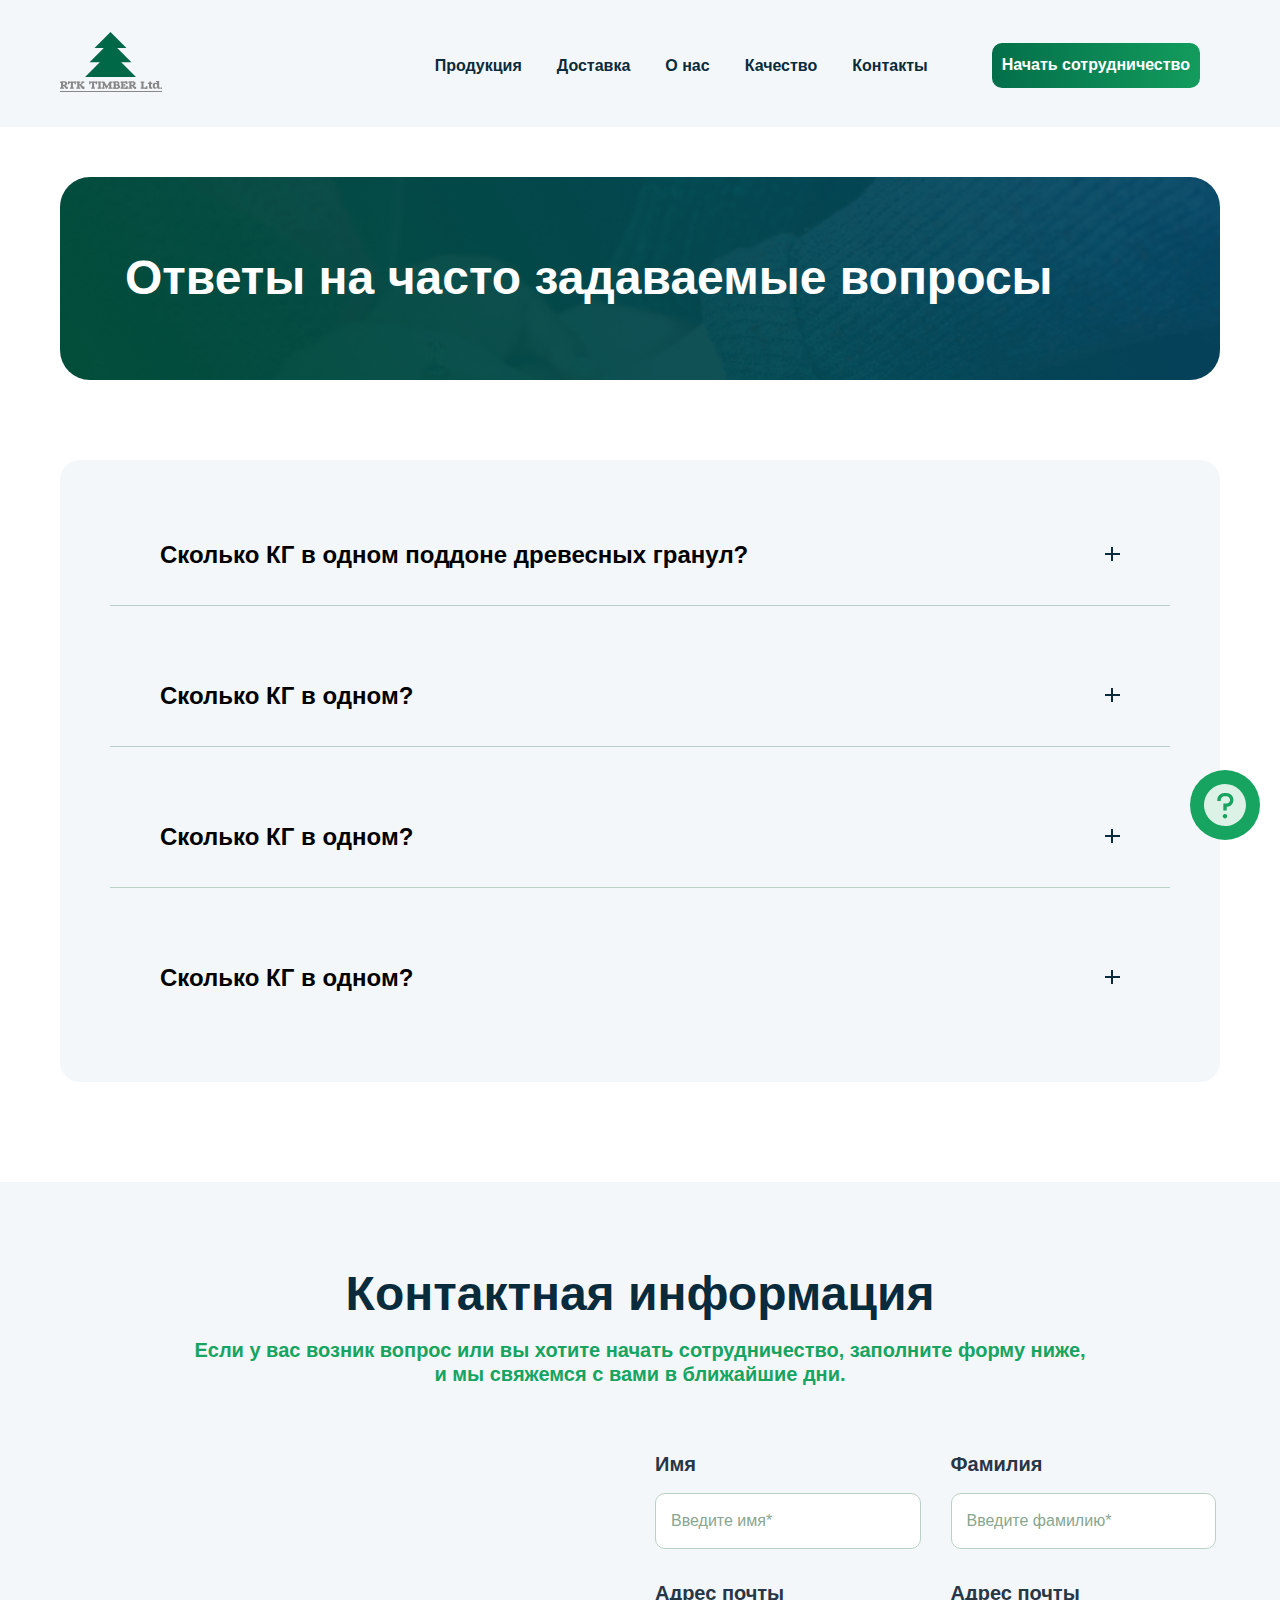
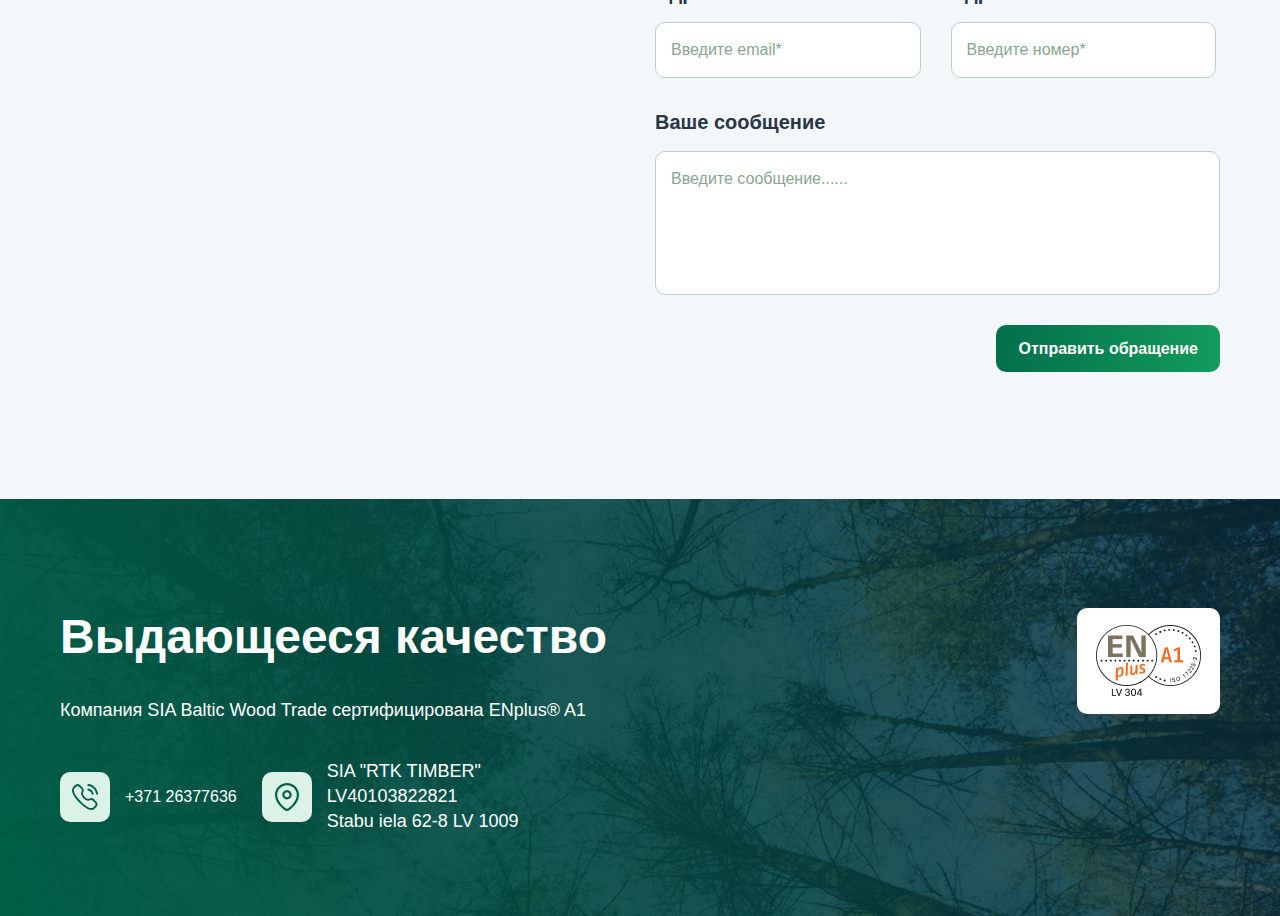
<file: RTK/faq.html>
<!DOCTYPE html>
<html lang="ru">
<head>
  <meta charset="UTF-8">
  <meta name="viewport" content="width=device-width, initial-scale=1.0">
  <title>RTK TIMBER Ltd.</title>
  <link rel="stylesheet" href="css/vars.css">
  <link rel="stylesheet" href="css/global.css">
  <link rel="stylesheet" href="css/faq.css">
</head>
<body>
  <button class="btn-pop-up">
    <img src="images/icons/question.svg" alt="иконка вопроса">
  </button>
  <div class="pop-up">
    <div class="pop-up__inner">
      <h3 class="pop-up__title">Нужна помощь?</h3>
      <p class="pop-up__text">Свяжитесь с нами или перейдите в раздел с часто задаваемыми вопросами.</p>
      <div class="pop-up__links">
        <a class="pop-up__link pop-up__link-tel" href="tel:+37126377636">
          <span>
            <img src="images/icons/phone.svg" alt="иконка телефона">
          </span>
          <span>+371 26377636</span>
        </a>
        <a class="pop-up__link pop-up__link-faq" href="faq.html">
          <span>
            <img src="images/icons/question.svg" alt="иконка вопроса">
          </span>
          <span>FAQ</span>
        </a>
      </div>
    </div>
  </div>
  <div class="mobile-menu">
    <nav class="mobile-menu__inner">
      <ul class="header__nav-list--mobile">
        <li>
          <a class="header__nav-link" href="#">Продукция</a>
        </li>
        <li>
          <a class="header__nav-link" href="delivery.html">Доставка</a>
        </li>
        <li>
          <a class="header__nav-link" href="about.html">О нас</a>
        </li>
        <li>
          <a class="header__nav-link" href="quality.html">Качество</a>
        </li>
        <li>
          <a class="header__nav-link" href="contacts.html">Контакты</a>
        </li>
        <li>
          <a class="header__nav-btn--mobile" href="cooperation.html">Начать сотрудничество</a>
        </li>
      </ul>
    </nav>
  </div>
  <header class="header d-center-between">
    <a href="index.html">
      <img src="images/logo.svg" alt="Логотип RTK TIMBER Ltd." width="102" height="60">
    </a>
    <nav class="d-center">
      <ul class="header__nav-list d-center-between">
        <li>
          <a class="header__nav-link" href="#">Продукция</a>
        </li>
        <li>
          <a class="header__nav-link" href="delivery.html">Доставка</a>
        </li>
        <li>
          <a class="header__nav-link" href="about.html">О нас</a>
        </li>
        <li>
          <a class="header__nav-link" href="quality.html">Качество</a>
        </li>
        <li>
          <a class="header__nav-link" href="contacts.html">Контакты</a>
        </li>
      </ul>
      <a  class="header__nav-btn" href="cooperation.html">Начать сотрудничество</a>
      <!-- <div>
        <select  class="header__nav-select" name="lang" id="select-lang">
          <option value="RU">RU</option>
          <option value="EN">EN</option>
        </select>
        <div class="header__nav-dropdown">0,00</div>
      </div> -->
      <button class="burger-btn">
        <div class="burger-btn__inner">
          <span></span>
          <span></span>
          <span></span>
        </div>
      </button>
    </nav>
  </header>
  <main>
    <section class="main-banner__wrapper section-main bg-white">
      <div class="main-banner section-main__banner">
        <h1 class="title-1 main-banner__title section-main__title">Ответы на часто задаваемые вопросы</h1>
      </div>
      <div class="section-faq">
        <ul class="faq__list">
          <li class="faq__item" data-accordeon>
            <div class="faq__item-title-wrapper">
              <div class="faq__item-icon">
              </div>
              <div class="faq__item-title-w">
                <h3 class="faq__item-title">Сколько КГ в одном поддоне древесных гранул?</h3>
              </div>
            </div>
            <div class="faq__item-content">
              <p>
                Vitae congue eu consequat ac felis placerat vestibulum lectus mauris ultrices. Cursus sit amet dictum sit amet justo donec enim diam porttitor lacus luctus accumsan tortor posuere.
              </p>
            </div>
          </li>
          <li class="faq__item" data-accordeon>
            <div class="faq__item-title-wrapper">
              <div class="faq__item-icon">
              </div>
              <div class="faq__item-title-w">
                <h3 class="faq__item-title">Сколько КГ в одном?</h3>
              </div>
            </div>
            <div class="faq__item-content">
              <p>
                Vitae congue eu consequat ac felis placerat vestibulum lectus mauris ultrices. Cursus sit amet dictum sit amet justo donec enim diam porttitor lacus luctus accumsan tortor posuere.
              </p>
            </div>
          </li>
          <li class="faq__item" data-accordeon>
            <div class="faq__item-title-wrapper">
              <div class="faq__item-icon">
              </div>
              <div class="faq__item-title-w">
                <h3 class="faq__item-title">Сколько КГ в одном?</h3>
              </div>
            </div>
            <div class="faq__item-content">
              <p>
                Vitae congue eu consequat ac felis placerat vestibulum lectus mauris ultrices. Cursus sit amet dictum sit amet justo donec enim diam porttitor lacus luctus accumsan tortor posuere.
              </p>
            </div>
          </li>
          <li class="faq__item" data-accordeon>
            <div class="faq__item-title-wrapper">
              <div class="faq__item-icon">
              </div>
              <div class="faq__item-title-w">
                <h3 class="faq__item-title">Сколько КГ в одном?</h3>
              </div>
            </div>
            <div class="faq__item-content">
              <p>
                Vitae congue eu consequat ac felis placerat vestibulum lectus mauris ultrices. Cursus sit amet dictum sit amet justo donec enim diam porttitor lacus luctus accumsan tortor posuere.
              </p>
            </div>
          </li>
        </ul>
      </div>
    </section>
    <section class="section-contacts">
      <h2 class="title-1 section-contacts__title">Контактная информация</h2>
      <p class="section-contacts__text">Если у вас возник вопрос или вы хотите начать сотрудничество, заполните форму ниже, и мы свяжемся с вами в ближайшие дни.</p>
      <div class="section-contacts__content">
        <div class="section-contacts__left">
          <div class="section-contacts__map">
            <iframe src="https://www.google.com/maps/embed?pb=!1m18!1m12!1m3!1d17136.477542936304!2d24.209155720240776!3d56.89257624809044!2m3!1f0!2f0!3f0!3m2!1i1024!2i768!4f13.1!3m3!1m2!1s0x46eed25c996e2869%3A0xe9f9d55bf4d96d21!2zQXRiYWxzcyBpZWxhIDUsIExhdGdhbGVzIHByaWVrxaFwaWxzxJN0YSwgUsSrZ2EsIExWLTEwNjMsINCb0LDRgtCy0LjRjw!5e0!3m2!1sru!2sru!4v1717455332401!5m2!1sru!2sru" width="100%" height="450" style="border:0;" allowfullscreen="" loading="lazy" referrerpolicy="no-referrer-when-downgrade"></iframe>
          </div>
          <!-- <div class="section-contacts__info">
            <div class="section-contacts__info-item">
              <div>
                <img src="images/icons/geo-mark.svg" alt="иконка" width="24" height="28">
              </div>
              <p>Улица Пушкина, дом Колотушкина 182, п. 93</p>
            </div>
            <div class="section-contacts__info-item">
              <div>
                <img src="images/icons/clock.svg" alt="иконка" width="29" height="29">
              </div>
              <div>
                <p><span>ПН-ПТ</span> 08:00 - 17:00</p>
              <p><span>СБ</span>10:00 - 16:00</p>
              </div>
            </div>
          </div> -->
        </div>
        <div class="section-contacts__right">
          <form class="section-contacts__form">
            <label>
              <span>Имя</span>
              <input name="name" type="text" placeholder="Введите имя*">
            </label>
            <label>
              <span>Фамилия</span>
              <input type="text" placeholder="Введите фамилию*">
            </label>
            <label>
              <span>Адрес почты</span>
              <input type="email" placeholder="Введите email*">
            </label>
            <label>
              <span>Адрес почты</span>
              <input type="tel" placeholder="Введите номер*">
            </label>
            <label class="section-contacts__form-message">
              <span>Ваше сообщение</span>
              <textarea name="message" id="message" placeholder="Введите сообщение......"></textarea>
            </label>
            <button class="section-contacts__form-btn">Отправить обращение</button>
          </form>
        </div>
      </div>
    </section>
  </main>
  <footer class="footer">
    <div>
      <h2 class="title-1 footer__title">Выдающееся качество</h2>
      <p class="footer__text">Компания SIA Baltic Wood Trade сертифицирована ENplus® A1
      </p>
      <div class="footer__contacts">
        <!-- <div class="footer__contact">
          <div class="footer__contact-icon">
            <img src="images/icons/letter.svg" alt="иконка">
          </div>
          <a href="mailto:dsasdasd@sample.com">dsasdasd@sample.com</a>
        </div> -->
        <div class="footer__contact"> 
          <div class="footer__contact-icon">
            <img src="images/icons/phone-active.svg" alt="иконка">
          </div>
          <a href="tel:+37126377636">+371 26377636</a>
        </div>
        <div class="footer__contact"> 
          <div class="footer__contact-icon">
            <img src="images/icons/geo-mark.svg" alt="иконка" width="24" height="28">
          </div>
          <div>
            <p>
              SIA "RTK TIMBER"
            </p>
            <p>
              LV40103822821
            </p>
            <p>         
              Stabu iela 62-8 LV 1009
            </p>
          </div>
        </div>
      </div>
    </div>
    <div class="footer__right-wrapper">
      <div class="footer__right">
        <!--<img src="images/certificate/certificate-4.png" alt="сертификат 4">-->
        <!--<img src="images/certificate/certificate-3.png" alt="сертификат 3">-->
        <img src="images/certificate/certificate-2.png" alt="сертификат 2">
        <!-- <img src="images/certificate/certificate-1.png" alt="сертификат 1"> -->
      </div>
    </div>
  </footer>

  <script src="js/index.js"></script>
</body>
</html>
</file>
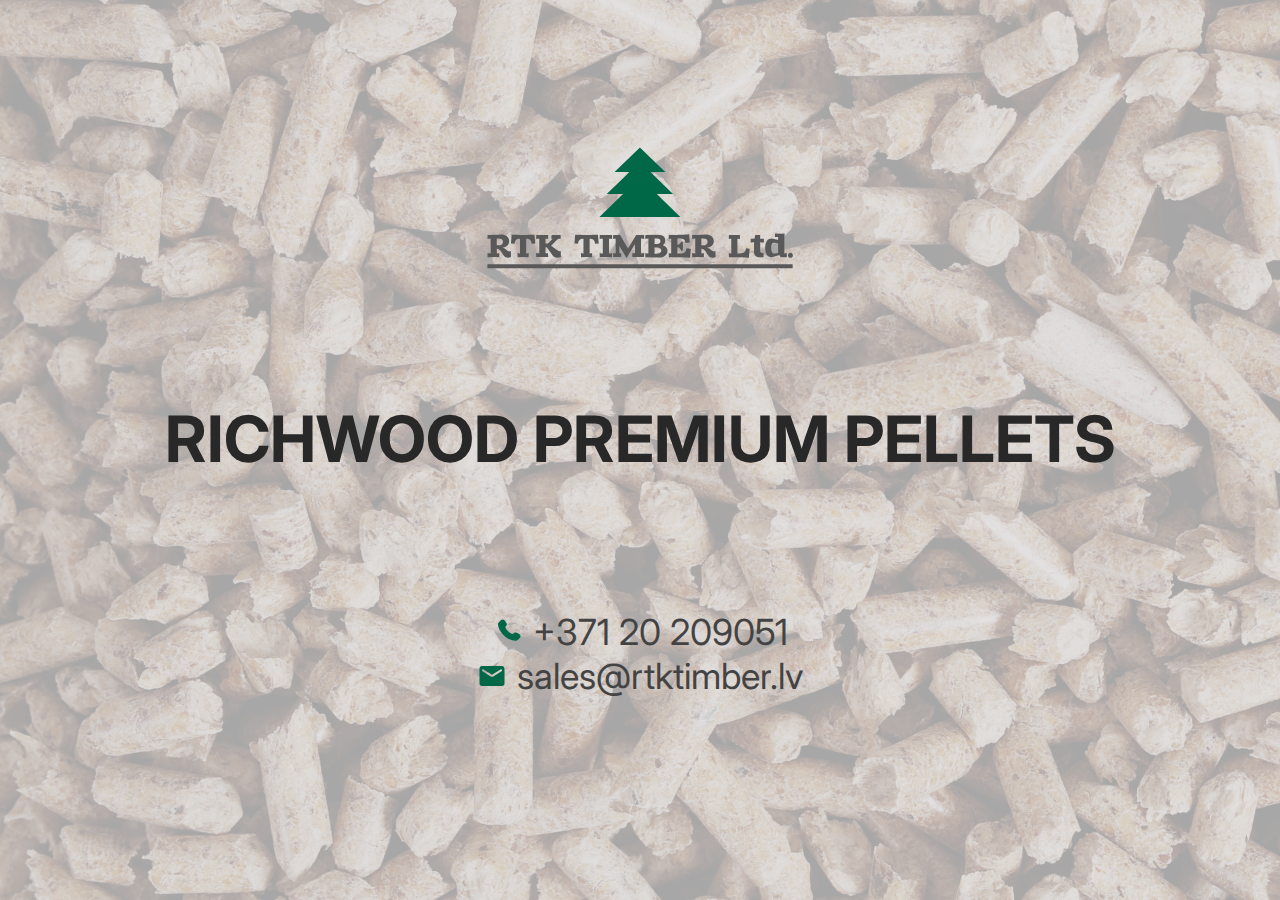
<file: RTK/index2.html>
<!DOCTYPE html>
<html lang="en">
<head>
    <meta charset="UTF-8">
    <meta name="viewport" content="width=device-width, initial-scale=1.0">
    <link rel="preconnect" href="https://fonts.googleapis.com">
    <link rel="preconnect" href="https://fonts.gstatic.com" crossorigin>
    <link href="https://fonts.googleapis.com/css2?family=Inter:wght@100..900&display=swap" rel="stylesheet">
    <link rel="stylesheet" href="css/fon.css">
    <title>RTK TIMBER Ltd.</title>
</head>
<body class="body_fons">
    <svg class="body_fons-logo" width="330" height="181" viewBox="0 0 330 181" fill="none" xmlns="http://www.w3.org/2000/svg">
        <path fill-rule="evenodd" clip-rule="evenodd" d="M164.906 29.4643L177.572 41.7927L190.267 54.0908H175.486L181.501 59.9369L198.066 76.0819H181.804L185.129 79.323L205.351 98.9818H164.906H124.461L144.684 79.323L148.039 76.0819H131.746L148.341 59.9369L154.326 54.0908H139.575L152.241 41.7927L164.906 29.4643Z" fill="#006747"/>
        <path fill-rule="evenodd" clip-rule="evenodd" d="M12.375 146.205H317.648V150.294H12.375V146.205Z" fill="#595959"/>
        <path d="M12.5566 116.944L12.4961 121.003L13.282 120.822C13.5541 120.761 13.8261 120.731 14.1284 120.7C14.4307 120.67 14.7027 120.64 14.9446 120.64C15.1864 120.609 15.4282 120.609 15.6096 120.609V135.452C15.4282 135.452 15.1864 135.452 14.9143 135.422C14.6423 135.422 14.3702 135.391 14.068 135.361C13.7657 135.331 13.4936 135.301 13.2216 135.24L12.4961 135.119L12.5566 139.147L18.7231 139.057L24.2548 139.147L24.3153 135.179L23.5898 135.27C23.3177 135.301 23.1062 135.331 22.8946 135.361C22.7132 135.391 22.5016 135.391 22.3505 135.422C22.1691 135.452 21.9877 135.452 21.8063 135.452V130.575L22.1691 130.636C22.683 130.727 23.1968 130.908 23.6503 131.181C24.1037 131.454 24.5571 131.787 24.9501 132.15C25.343 132.544 25.736 132.968 26.0987 133.453C26.4615 133.907 26.794 134.422 27.0963 134.907C27.459 135.513 27.8217 136.088 28.1845 136.664C28.5472 137.239 28.9402 137.754 29.3634 138.208C29.7866 138.663 30.2702 139.057 30.8143 139.329C31.3584 139.602 31.9932 139.753 32.7489 139.753C33.293 139.753 33.8371 139.693 34.3812 139.572C34.9253 139.45 35.4694 139.299 35.9833 139.117L35.8926 132.938C35.5601 133.059 35.2578 133.15 34.9858 133.241C34.7137 133.332 34.4417 133.392 34.1696 133.392C33.7767 133.392 33.3837 133.271 33.021 133.059C32.6582 132.847 32.2653 132.605 31.9025 132.271C31.5096 131.938 31.1166 131.635 30.6632 131.272C30.2098 130.939 29.6959 130.605 29.1215 130.333C28.5472 130.06 27.8822 129.848 27.1265 129.727C28.1845 129.576 29.1215 129.333 29.9982 129C30.8748 128.637 31.6002 128.182 32.235 127.637C32.8698 127.092 33.3535 126.425 33.686 125.698C34.0185 124.971 34.1999 124.153 34.1999 123.214C34.1999 122.185 33.9883 121.276 33.5953 120.458C33.2023 119.64 32.628 118.943 31.9025 118.368C31.1771 117.792 30.3004 117.338 29.2727 117.035C28.2752 116.732 27.1265 116.581 25.8871 116.581C25.8569 116.581 25.736 116.581 25.5546 116.581C25.3733 116.581 25.1012 116.581 24.7989 116.611C24.4966 116.611 24.1641 116.611 23.8316 116.641C23.4991 116.641 23.1666 116.672 22.8643 116.672C22.562 116.672 22.3202 116.702 22.1086 116.702C21.897 116.702 21.8063 116.702 21.7761 116.702L12.5566 116.944ZM21.7761 120.458C22.0784 120.458 22.3505 120.458 22.6527 120.428C22.955 120.428 23.2271 120.397 23.5293 120.397C24.9803 120.397 26.0987 120.7 26.8242 121.276C27.5497 121.851 27.9426 122.7 27.9426 123.76C27.9426 124.971 27.5497 125.85 26.8242 126.425C26.0685 127.001 25.0105 127.304 23.5596 127.273C23.2573 127.273 22.955 127.273 22.6527 127.243C22.3505 127.243 22.0482 127.213 21.7459 127.213V120.458H21.7761ZM59.4403 116.641C59.4403 116.641 59.2892 116.641 59.0474 116.672C58.7753 116.672 58.4428 116.702 57.9894 116.732C57.5359 116.763 57.0221 116.763 56.478 116.793C55.9036 116.823 55.3293 116.823 54.6945 116.853C54.0899 116.884 53.4552 116.884 52.8808 116.914C52.2763 116.944 51.7322 116.944 51.2183 116.975C50.7044 116.975 50.2812 117.005 49.9185 117.005H46.2306C45.8679 117.005 45.4447 117.005 44.9308 116.975C44.417 116.944 43.8729 116.944 43.2683 116.914C42.6637 116.884 42.0592 116.884 41.4546 116.853C40.85 116.823 40.2455 116.823 39.6711 116.793C39.0968 116.763 38.5829 116.732 38.1597 116.732C37.7063 116.702 37.3738 116.702 37.1018 116.672C36.8297 116.672 36.7088 116.641 36.7088 116.641L35.9229 125.456L39.6107 125.789C39.7014 124.82 39.8827 124.002 40.1548 123.336C40.4268 122.669 40.7896 122.154 41.2732 121.761C41.7267 121.367 42.2708 121.094 42.9056 120.912C43.5403 120.731 44.2356 120.67 45.0215 120.67V135.452C44.8401 135.452 44.6588 135.452 44.4774 135.422C44.296 135.422 44.1147 135.391 43.9031 135.361C43.6915 135.331 43.4799 135.301 43.2078 135.24L42.4824 135.119L42.6335 139.147L48.1048 139.057L53.5761 139.147L53.7272 135.119L53.0017 135.24C52.7297 135.301 52.5181 135.331 52.3065 135.361C52.0949 135.391 51.9135 135.391 51.7322 135.422C51.5508 135.422 51.3694 135.452 51.188 135.452V120.67C51.974 120.67 52.6692 120.761 53.304 120.912C53.9388 121.094 54.4829 121.367 54.9363 121.761C55.3898 122.154 55.7827 122.669 56.0548 123.336C56.3268 124.002 56.5082 124.82 56.5989 125.789L60.2867 125.456L59.4403 116.641ZM85.6178 116.944L81.2952 117.005L76.6703 116.944L76.3076 120.852C76.4587 120.822 76.6099 120.821 76.761 120.791C76.9122 120.791 77.0331 120.761 77.1237 120.761C77.2144 120.761 77.2749 120.761 77.3051 120.791C77.3353 120.821 77.3656 120.852 77.3656 120.912C77.3656 121.003 77.3051 121.124 77.1842 121.276C77.0633 121.427 76.9424 121.579 76.761 121.761C76.6099 121.942 76.4285 122.124 76.2471 122.275L72.9825 125.517H70.5038V120.609C70.6852 120.609 70.8665 120.609 71.0479 120.64C71.2293 120.64 71.4106 120.67 71.592 120.7C71.8036 120.731 72.0152 120.761 72.2873 120.791L73.0127 120.882L73.2546 116.914L67.3903 117.005L61.2238 116.914L61.1633 120.943L61.8888 120.822C62.1608 120.761 62.4631 120.731 62.7352 120.7C63.0375 120.67 63.3095 120.64 63.5816 120.64C63.8536 120.64 64.0954 120.64 64.2768 120.64V135.391C64.0954 135.391 63.8536 135.391 63.5816 135.361C63.3095 135.361 63.0375 135.331 62.7352 135.301C62.4329 135.27 62.1608 135.24 61.8888 135.179L61.1633 135.058L61.2238 139.087L67.3903 138.996L73.2546 139.087L73.0127 135.149L72.2873 135.24C72.0152 135.27 71.8036 135.301 71.592 135.301C71.3804 135.331 71.199 135.331 71.0479 135.331C70.8665 135.331 70.6852 135.331 70.5038 135.331V129.182H71.1084C71.4106 129.182 71.6525 129.273 71.8641 129.424C72.0757 129.606 72.2873 129.848 72.5291 130.181L76.6099 135.937C77.0633 136.603 77.4865 137.148 77.8795 137.633C78.2724 138.087 78.6956 138.481 79.1188 138.784C79.542 139.087 80.0559 139.299 80.6 139.45C81.1441 139.602 81.8091 139.662 82.5648 139.662C83.1694 139.662 83.7437 139.602 84.318 139.511C84.8924 139.42 85.4062 139.269 85.8899 139.087L85.7992 132.908C85.4969 132.998 85.2249 133.089 84.9831 133.15C84.7412 133.21 84.4994 133.271 84.2878 133.271C84.0762 133.271 83.8344 133.21 83.5623 133.12C83.3205 132.998 83.0485 132.817 82.7462 132.544L76.0658 127.637L81.2045 122.487C81.5673 122.124 81.8998 121.821 82.2625 121.548C82.595 121.276 82.9578 121.064 83.3205 120.943C83.6833 120.791 84.0762 120.731 84.4994 120.731C84.711 120.731 84.8924 120.731 85.104 120.761C85.3156 120.791 85.4969 120.822 85.6783 120.852L85.6178 116.944ZM122.889 116.641C122.889 116.641 122.738 116.641 122.496 116.672C122.224 116.672 121.892 116.702 121.438 116.732C120.985 116.763 120.471 116.763 119.927 116.793C119.352 116.823 118.778 116.823 118.143 116.853C117.539 116.884 116.904 116.884 116.33 116.914C115.725 116.944 115.181 116.944 114.667 116.975C114.153 116.975 113.73 117.005 113.367 117.005H109.679C109.317 117.005 108.893 117.005 108.38 116.975C107.866 116.944 107.322 116.944 106.717 116.914C106.112 116.884 105.508 116.884 104.903 116.853C104.299 116.823 103.694 116.823 103.12 116.793C102.546 116.763 102.032 116.732 101.609 116.732C101.155 116.702 100.823 116.702 100.551 116.672C100.278 116.672 100.158 116.641 100.158 116.641L99.3716 125.456L103.059 125.789C103.15 124.82 103.332 124.002 103.604 123.336C103.876 122.669 104.238 122.154 104.722 121.761C105.175 121.367 105.72 121.094 106.354 120.912C106.989 120.731 107.684 120.67 108.47 120.67V135.452C108.289 135.452 108.108 135.452 107.926 135.422C107.745 135.422 107.563 135.391 107.352 135.361C107.14 135.331 106.929 135.301 106.657 135.24L105.931 135.119L106.082 139.147L111.554 139.057L117.025 139.147L117.176 135.119L116.451 135.24C116.178 135.301 115.967 135.331 115.755 135.361C115.544 135.391 115.362 135.391 115.181 135.422C115 135.422 114.818 135.452 114.637 135.452V120.67C115.423 120.67 116.118 120.761 116.753 120.912C117.388 121.094 117.932 121.367 118.385 121.761C118.839 122.154 119.231 122.669 119.504 123.336C119.776 124.002 119.957 124.82 120.048 125.789L123.735 125.456L122.889 116.641ZM137.066 116.914L130.9 117.005L124.733 116.914L124.673 120.973L125.398 120.852C125.67 120.791 125.972 120.761 126.244 120.731C126.547 120.7 126.819 120.67 127.091 120.67C127.363 120.67 127.605 120.67 127.786 120.67V135.482C127.605 135.482 127.363 135.482 127.091 135.452C126.819 135.452 126.547 135.422 126.244 135.391C125.942 135.361 125.67 135.331 125.398 135.27L124.673 135.149L124.733 139.208L130.9 139.117L137.066 139.208L137.127 135.149L136.401 135.27C136.129 135.331 135.857 135.361 135.555 135.391C135.252 135.422 134.98 135.422 134.708 135.452C134.436 135.452 134.194 135.482 134.013 135.482V120.67C134.194 120.67 134.436 120.67 134.708 120.67C134.98 120.67 135.252 120.7 135.555 120.731C135.857 120.761 136.129 120.791 136.401 120.852L137.127 120.973L137.066 116.914ZM169.108 116.914L162.941 117.005L161.158 116.944L153.057 130.515L145.016 116.914L140.693 117.005L138.215 116.914L138.154 120.882L138.88 120.791C139.152 120.761 139.363 120.731 139.575 120.7C139.787 120.67 139.968 120.67 140.149 120.64C140.331 120.609 140.512 120.609 140.663 120.609V135.391C140.482 135.391 140.3 135.391 140.149 135.361C139.968 135.361 139.787 135.331 139.575 135.301C139.363 135.27 139.152 135.24 138.88 135.21L138.154 135.119L138.215 139.087L142.537 139.026L146.225 139.087L146.286 135.179L145.56 135.24C145.349 135.27 145.197 135.27 145.107 135.301C145.016 135.331 144.925 135.331 144.865 135.331C144.804 135.331 144.744 135.361 144.684 135.361C144.623 135.361 144.532 135.361 144.381 135.361V127.91L151.334 139.693H151.787L159.828 126.213V135.361C159.646 135.361 159.465 135.361 159.314 135.331C159.133 135.331 158.951 135.301 158.74 135.27C158.528 135.24 158.316 135.21 158.044 135.179L157.319 135.088L157.379 139.057L162.911 138.996L169.078 139.057L169.138 135.028L168.413 135.149C168.141 135.21 167.868 135.24 167.566 135.27C167.264 135.301 166.992 135.301 166.72 135.331C166.448 135.331 166.206 135.361 166.025 135.361V120.579C166.206 120.579 166.448 120.579 166.72 120.579C166.992 120.579 167.264 120.609 167.566 120.64C167.868 120.67 168.141 120.7 168.413 120.761L169.138 120.882L169.108 116.914ZM181.26 125.971L179.567 125.941V120.488L180.957 120.458C181.955 120.458 182.801 120.519 183.466 120.7C184.131 120.852 184.615 121.124 184.947 121.518C185.28 121.882 185.431 122.427 185.431 123.063C185.431 123.76 185.31 124.335 185.038 124.759C184.766 125.183 184.313 125.517 183.708 125.698C183.073 125.85 182.257 125.971 181.26 125.971ZM181.411 129.545C182.529 129.545 183.466 129.666 184.192 129.939C184.917 130.181 185.461 130.545 185.824 130.969C186.187 131.423 186.338 131.908 186.338 132.483C186.338 133.089 186.156 133.635 185.824 134.119C185.461 134.604 184.917 134.998 184.192 135.27C183.466 135.543 182.529 135.694 181.411 135.694L179.567 135.664V129.576L181.411 129.545ZM170.347 116.944L170.287 121.003L171.073 120.822C171.345 120.761 171.617 120.731 171.919 120.7C172.221 120.67 172.493 120.64 172.735 120.64C172.977 120.609 173.219 120.609 173.4 120.609V135.543C173.219 135.543 172.977 135.543 172.735 135.513C172.463 135.482 172.191 135.482 171.919 135.452C171.617 135.422 171.345 135.391 171.073 135.331L170.287 135.149L170.347 139.178L183.889 139.481C185.764 139.481 187.335 139.178 188.605 138.633C189.875 138.087 190.842 137.3 191.507 136.27C192.172 135.27 192.504 134.059 192.504 132.696C192.504 131.847 192.323 131.09 191.93 130.393C191.537 129.697 190.993 129.091 190.298 128.576C189.602 128.061 188.756 127.637 187.759 127.304C188.575 126.789 189.21 126.122 189.663 125.365C190.116 124.608 190.328 123.729 190.358 122.79C190.358 121.367 190.026 120.185 189.421 119.277C188.786 118.368 187.849 117.702 186.61 117.277C185.371 116.853 183.859 116.641 182.045 116.641L170.347 116.944ZM214.087 116.338C214.087 116.338 213.936 116.338 213.634 116.369C213.332 116.399 212.939 116.399 212.425 116.429C211.911 116.46 211.306 116.49 210.671 116.52C210.006 116.55 209.311 116.581 208.586 116.641C207.86 116.672 207.105 116.732 206.379 116.763C205.654 116.793 204.928 116.823 204.263 116.853C203.598 116.884 202.994 116.914 202.48 116.914C201.966 116.944 201.543 116.944 201.21 116.944H193.834L193.683 121.003L194.409 120.882C194.681 120.822 194.892 120.791 195.104 120.761C195.316 120.731 195.497 120.7 195.678 120.7C195.86 120.67 196.041 120.67 196.222 120.67V135.482C196.041 135.482 195.86 135.482 195.709 135.452C195.527 135.422 195.346 135.422 195.134 135.391C194.923 135.361 194.711 135.331 194.439 135.27L193.714 135.149L193.865 139.178H201.18C201.482 139.178 201.936 139.178 202.48 139.208C203.024 139.238 203.659 139.238 204.384 139.269C205.109 139.299 205.865 139.329 206.651 139.36C207.437 139.39 208.253 139.42 209.039 139.481C209.825 139.511 210.581 139.572 211.306 139.602C212.032 139.632 212.667 139.662 213.241 139.693C213.815 139.723 214.238 139.753 214.571 139.753C214.903 139.784 215.055 139.784 215.055 139.784L215.84 130.636L211.578 130.212C211.427 131.181 211.185 131.999 210.883 132.635C210.581 133.271 210.218 133.786 209.795 134.18C209.372 134.574 208.888 134.846 208.344 135.028C207.8 135.21 207.195 135.331 206.56 135.391C205.895 135.452 205.2 135.482 204.444 135.452H202.389V129.273C202.933 129.273 203.386 129.394 203.779 129.576C204.172 129.788 204.505 130.06 204.807 130.393C205.109 130.727 205.382 131.12 205.623 131.544C205.865 131.969 206.137 132.423 206.409 132.908L207.89 132.302V124.396L206.409 123.457C206.137 123.911 205.895 124.366 205.654 124.759C205.412 125.153 205.14 125.517 204.837 125.819C204.535 126.122 204.203 126.365 203.81 126.516C203.417 126.698 202.933 126.759 202.389 126.789V120.609H204.263C204.989 120.609 205.684 120.64 206.258 120.67C206.863 120.731 207.407 120.822 207.86 120.973C208.344 121.124 208.737 121.367 209.1 121.67C209.462 121.973 209.734 122.397 209.976 122.942C210.218 123.457 210.399 124.153 210.52 124.941L214.782 124.517L214.087 116.338ZM217.171 116.944L217.11 121.003L217.896 120.822C218.168 120.761 218.44 120.731 218.742 120.7C219.045 120.67 219.317 120.64 219.559 120.64C219.8 120.609 220.042 120.609 220.224 120.609V135.452C220.042 135.452 219.8 135.452 219.528 135.422C219.256 135.422 218.984 135.391 218.682 135.361C218.38 135.331 218.108 135.301 217.836 135.24L217.11 135.119L217.171 139.147L223.337 139.057L228.869 139.147L228.929 135.179L228.204 135.27C227.932 135.301 227.72 135.331 227.508 135.361C227.327 135.391 227.116 135.391 226.964 135.422C226.783 135.452 226.602 135.452 226.42 135.452V130.575L226.783 130.636C227.297 130.727 227.811 130.908 228.264 131.181C228.718 131.454 229.171 131.787 229.564 132.15C229.957 132.544 230.35 132.968 230.713 133.453C231.075 133.907 231.408 134.422 231.71 134.907C232.073 135.513 232.436 136.088 232.798 136.664C233.161 137.239 233.554 137.754 233.977 138.208C234.401 138.663 234.884 139.057 235.428 139.329C235.972 139.602 236.607 139.753 237.363 139.753C237.907 139.753 238.451 139.693 238.995 139.572C239.539 139.45 240.083 139.299 240.597 139.117L240.507 132.938C240.174 133.059 239.872 133.15 239.6 133.241C239.328 133.332 239.056 133.392 238.784 133.392C238.391 133.392 237.998 133.271 237.635 133.059C237.272 132.847 236.879 132.605 236.516 132.271C236.124 131.938 235.731 131.635 235.277 131.272C234.824 130.939 234.31 130.605 233.735 130.333C233.161 130.06 232.496 129.848 231.74 129.727C232.798 129.576 233.735 129.333 234.612 129C235.489 128.637 236.214 128.182 236.849 127.637C237.484 127.092 237.967 126.425 238.3 125.698C238.632 124.971 238.814 124.153 238.814 123.214C238.814 122.185 238.602 121.276 238.209 120.458C237.816 119.64 237.242 118.943 236.516 118.368C235.791 117.792 234.914 117.338 233.887 117.035C232.889 116.732 231.74 116.581 230.501 116.581C230.471 116.581 230.35 116.581 230.169 116.581C229.987 116.581 229.715 116.581 229.413 116.611C229.111 116.611 228.778 116.611 228.446 116.641C228.113 116.641 227.781 116.672 227.478 116.672C227.176 116.672 226.934 116.702 226.723 116.702C226.511 116.702 226.42 116.702 226.39 116.702L217.171 116.944ZM226.39 120.458C226.692 120.458 226.964 120.458 227.267 120.428C227.569 120.428 227.841 120.397 228.143 120.397C229.594 120.397 230.713 120.7 231.438 121.276C232.164 121.851 232.557 122.7 232.557 123.76C232.557 124.971 232.164 125.85 231.438 126.425C230.682 127.001 229.624 127.304 228.174 127.273C227.871 127.273 227.569 127.273 227.267 127.243C226.964 127.243 226.662 127.213 226.36 127.213V120.458H226.39ZM264.84 116.944L259.369 117.035L253.898 116.944L253.746 121.003L254.472 120.882C254.744 120.822 254.956 120.791 255.167 120.761C255.379 120.731 255.56 120.7 255.742 120.7C255.923 120.7 256.104 120.7 256.286 120.7V135.482C256.104 135.482 255.923 135.482 255.772 135.452C255.59 135.422 255.409 135.422 255.197 135.391C254.986 135.361 254.774 135.331 254.502 135.27L253.777 135.149L253.928 139.178H261.243C261.545 139.178 261.969 139.178 262.482 139.208C262.996 139.238 263.601 139.238 264.236 139.269C264.901 139.299 265.596 139.329 266.291 139.36C267.017 139.39 267.742 139.42 268.468 139.481C269.193 139.511 269.858 139.572 270.523 139.602C271.158 139.632 271.732 139.662 272.246 139.693C272.76 139.723 273.153 139.753 273.425 139.753C273.727 139.784 273.848 139.784 273.878 139.784L274.664 130.666L271.007 130.363C270.916 131.363 270.704 132.181 270.402 132.817C270.1 133.453 269.707 133.968 269.193 134.331C268.709 134.695 268.105 134.967 267.44 135.119C266.775 135.27 266.019 135.391 265.173 135.422C264.326 135.452 263.419 135.482 262.452 135.482V120.7C262.634 120.7 262.815 120.7 262.996 120.7C263.178 120.7 263.359 120.731 263.571 120.761C263.782 120.791 264.024 120.822 264.266 120.882L264.991 121.003L264.84 116.944ZM285.153 116.944H280.317L279.41 120.7L275.692 120.64L275.632 124.547L276.357 124.487C276.629 124.456 276.931 124.456 277.294 124.426C277.657 124.396 277.989 124.396 278.292 124.366C278.624 124.366 278.866 124.335 279.047 124.335V134.331C279.047 135.119 279.168 135.815 279.41 136.391C279.652 136.967 279.954 137.451 280.377 137.845C280.77 138.239 281.254 138.542 281.768 138.784C282.282 139.026 282.826 139.178 283.43 139.269C284.005 139.359 284.579 139.42 285.153 139.42C285.849 139.42 286.514 139.359 287.088 139.269C287.693 139.178 288.207 139.026 288.63 138.875L288.539 135.179C288.207 135.179 287.844 135.149 287.481 135.088C287.088 135.028 286.756 134.937 286.393 134.786C286.06 134.634 285.758 134.392 285.546 134.119C285.335 133.816 285.214 133.453 285.214 132.968V124.366C285.365 124.366 285.546 124.366 285.818 124.366C286.06 124.366 286.332 124.396 286.635 124.396C286.937 124.426 287.209 124.426 287.511 124.426C287.783 124.456 288.025 124.456 288.237 124.487L288.962 124.547L288.902 120.64L285.184 120.7L285.153 116.944ZM309.578 115.611L306.192 115.702L300.026 115.611L299.875 118.943L300.721 118.974C300.993 118.974 301.295 119.004 301.598 119.004C301.9 119.004 302.172 119.034 302.444 119.034C302.716 119.034 302.928 119.034 303.139 119.034V121.882L296.942 120.579C294.736 120.579 293.073 121.367 291.925 122.942C290.776 124.517 290.202 126.819 290.202 129.909C290.202 131.938 290.474 133.665 290.987 135.058C291.501 136.452 292.257 137.512 293.255 138.239C294.252 138.966 295.491 139.329 296.942 139.329L304.379 137.027L305.618 139.147L311.784 139.238L311.845 135.058L311.059 135.24C310.787 135.301 310.575 135.331 310.394 135.361C310.213 135.391 310.031 135.422 309.85 135.422C309.699 135.452 309.517 135.452 309.336 135.452V119.337C309.336 118.943 309.366 118.55 309.427 118.156C309.487 117.762 309.517 117.338 309.578 116.914C309.548 116.49 309.578 116.066 309.578 115.611ZM296.187 129.909C296.187 128.606 296.308 127.576 296.549 126.819C296.791 126.062 297.154 125.517 297.638 125.183C298.121 124.85 298.726 124.699 299.421 124.699L303.109 125.305V134.907L299.421 135.513C298.726 135.513 298.121 135.331 297.638 134.937C297.154 134.543 296.791 133.937 296.549 133.12C296.308 132.271 296.187 131.211 296.187 129.909ZM317.89 137.33C317.89 136.906 317.8 136.542 317.588 136.149C317.407 135.785 317.105 135.452 316.742 135.21C316.379 134.967 315.926 134.846 315.412 134.846C314.989 134.846 314.626 134.937 314.233 135.149C313.87 135.331 313.538 135.634 313.326 135.997C313.084 136.361 312.963 136.815 312.963 137.33C312.963 137.754 313.054 138.118 313.266 138.511C313.447 138.875 313.749 139.208 314.112 139.45C314.475 139.693 314.928 139.814 315.442 139.814C315.865 139.814 316.228 139.723 316.621 139.511C316.984 139.329 317.316 139.026 317.558 138.663C317.77 138.269 317.89 137.845 317.89 137.33Z" fill="#595959"/>
    </svg>
    <h1 class="body_fons-title">RICHWOOD PREMIUM PELLETS</h1>
    <a href="tel:37120209051" class="body_fons-link">
        <svg width="30" height="30" viewBox="0 0 30 30" fill="none" xmlns="http://www.w3.org/2000/svg">
            <path d="M20.6951 16.1325L20.1263 16.6987C20.1263 16.6987 18.7726 18.0437 15.0788 14.3712C11.3851 10.6987 12.7388 9.35374 12.7388 9.35374L13.0963 8.99624C13.9801 8.11874 14.0638 6.70874 13.2926 5.67874L11.7176 3.57499C10.7626 2.29999 8.91884 2.13124 7.82509 3.21874L5.86259 5.16874C5.32134 5.70874 4.95884 6.40624 5.00259 7.18124C5.11509 9.16499 6.01259 13.4312 11.0176 18.4087C16.3263 23.6862 21.3076 23.8962 23.3438 23.7062C23.9888 23.6462 24.5488 23.3187 25.0001 22.8687L26.7751 21.1037C27.9751 19.9125 27.6376 17.8687 26.1026 17.035L23.7151 15.7362C22.7076 15.19 21.4826 15.35 20.6951 16.1325Z" fill="#006747"/>
        </svg>
        +371 20 209051
    </a>
    <a href="mailto:sales@rtktimber.lv" class="body_fons-link">
        <svg width="30" height="30" viewBox="0 0 30 30" fill="none" xmlns="http://www.w3.org/2000/svg">
            <path d="M25 5H5C3.625 5 2.5 6.125 2.5 7.5V22.5C2.5 23.875 3.625 25 5 25H25C26.375 25 27.5 23.875 27.5 22.5V7.5C27.5 6.125 26.375 5 25 5ZM24.5 10.3125L16.325 15.425C15.5125 15.9375 14.4875 15.9375 13.675 15.425L5.5 10.3125C5.37466 10.2421 5.2649 10.1471 5.17736 10.0331C5.08982 9.91906 5.02633 9.78847 4.99072 9.64921C4.95511 9.50995 4.94813 9.36492 4.9702 9.22288C4.99226 9.08085 5.04292 8.94477 5.1191 8.82288C5.19528 8.70099 5.29541 8.59582 5.41341 8.51374C5.53141 8.43167 5.66484 8.37439 5.80562 8.34537C5.9464 8.31636 6.0916 8.31621 6.23244 8.34494C6.37328 8.37366 6.50683 8.43067 6.625 8.5125L15 13.75L23.375 8.5125C23.4932 8.43067 23.6267 8.37366 23.7676 8.34494C23.9084 8.31621 24.0536 8.31636 24.1944 8.34537C24.3352 8.37439 24.4686 8.43167 24.5866 8.51374C24.7046 8.59582 24.8047 8.70099 24.8809 8.82288C24.9571 8.94477 25.0077 9.08085 25.0298 9.22288C25.0519 9.36492 25.0449 9.50995 25.0093 9.64921C24.9737 9.78847 24.9102 9.91906 24.8226 10.0331C24.7351 10.1471 24.6253 10.2421 24.5 10.3125Z" fill="#006747"/>
        </svg>
        sales@rtktimber.lv</a>
</body>
</html>
</file>
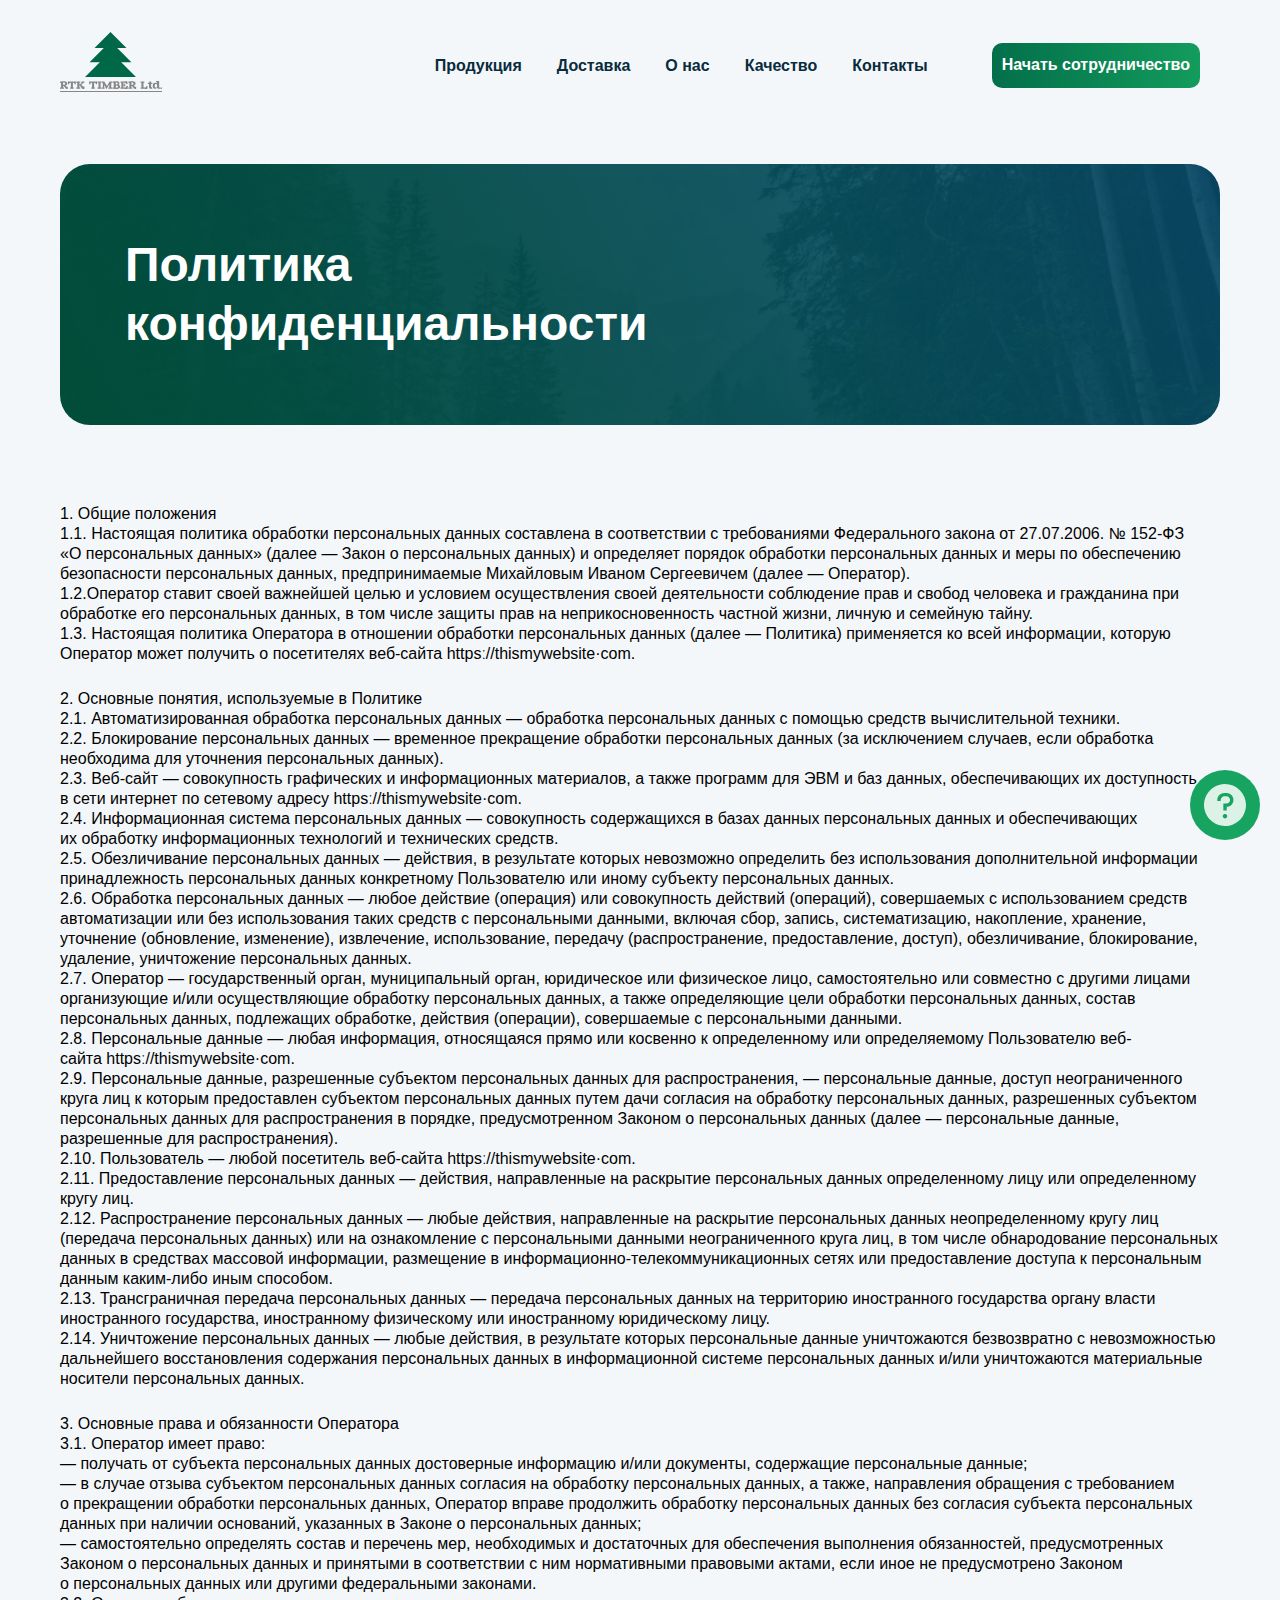
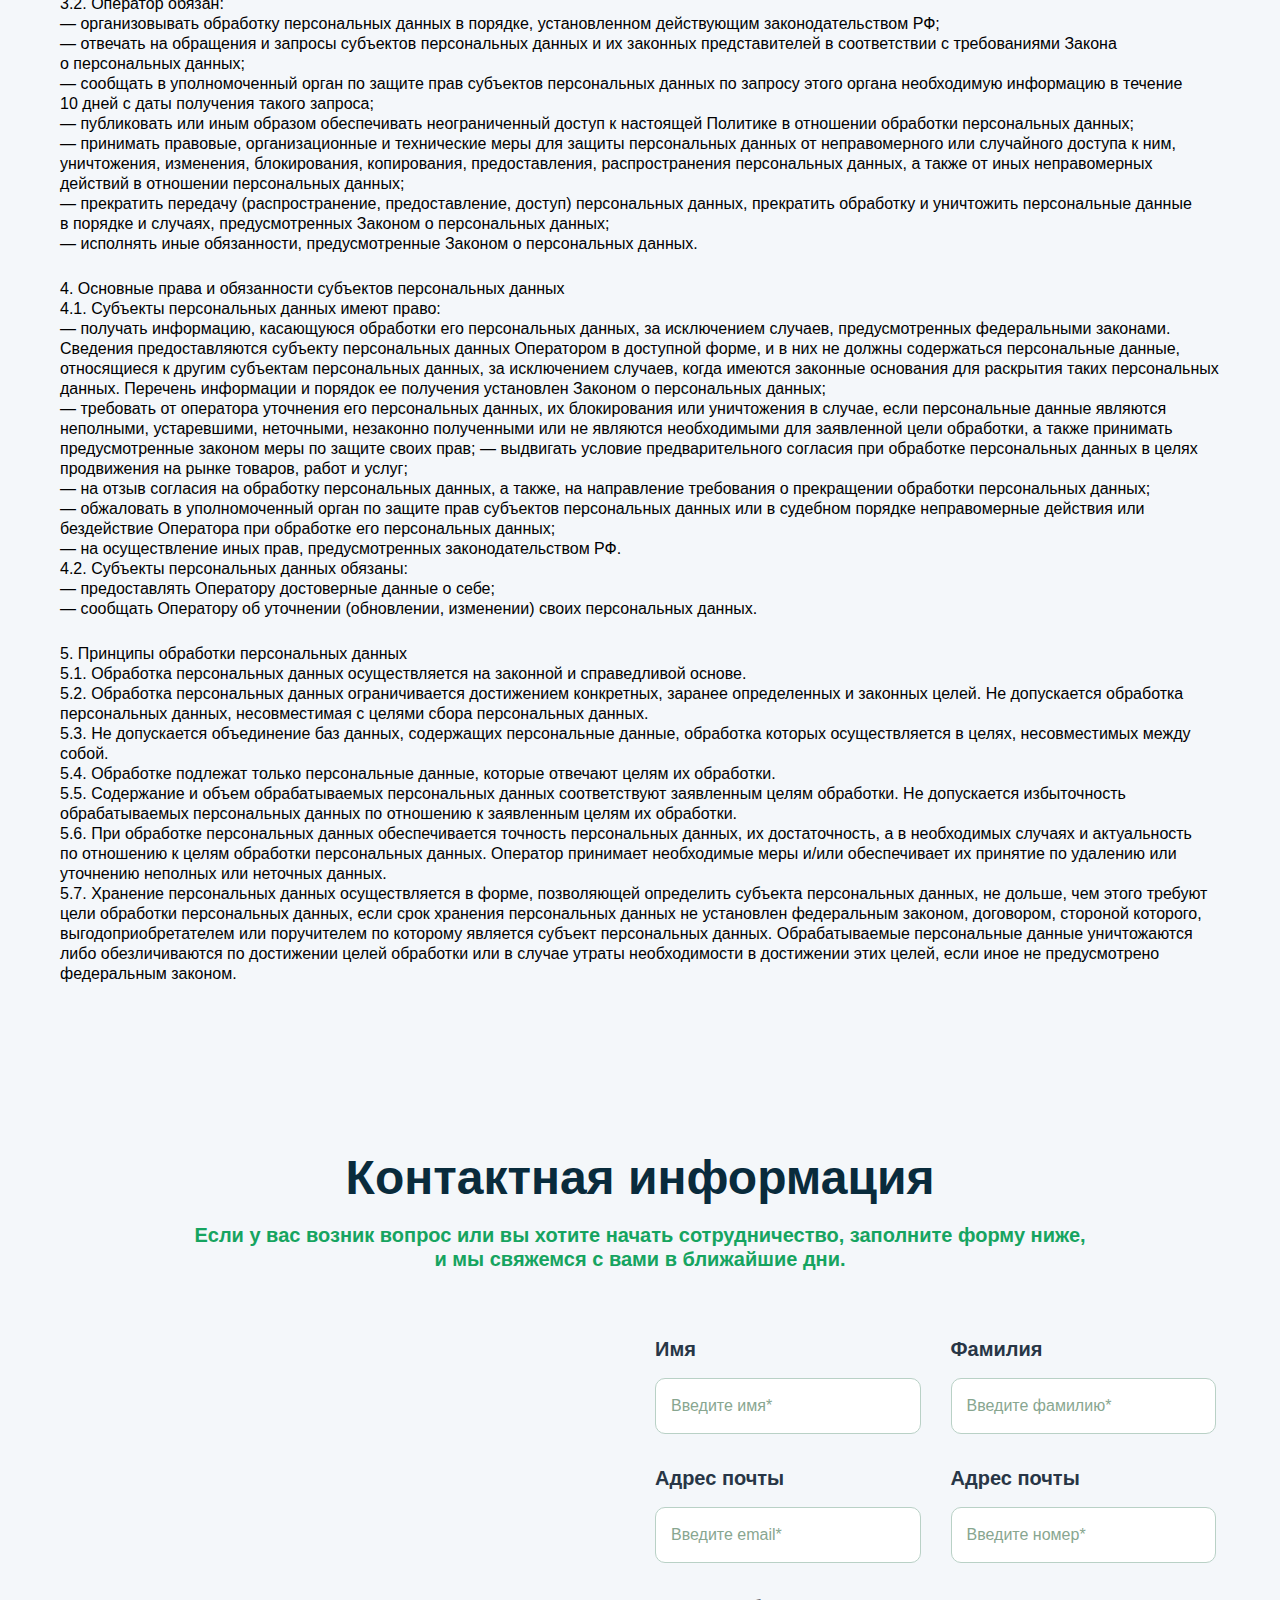
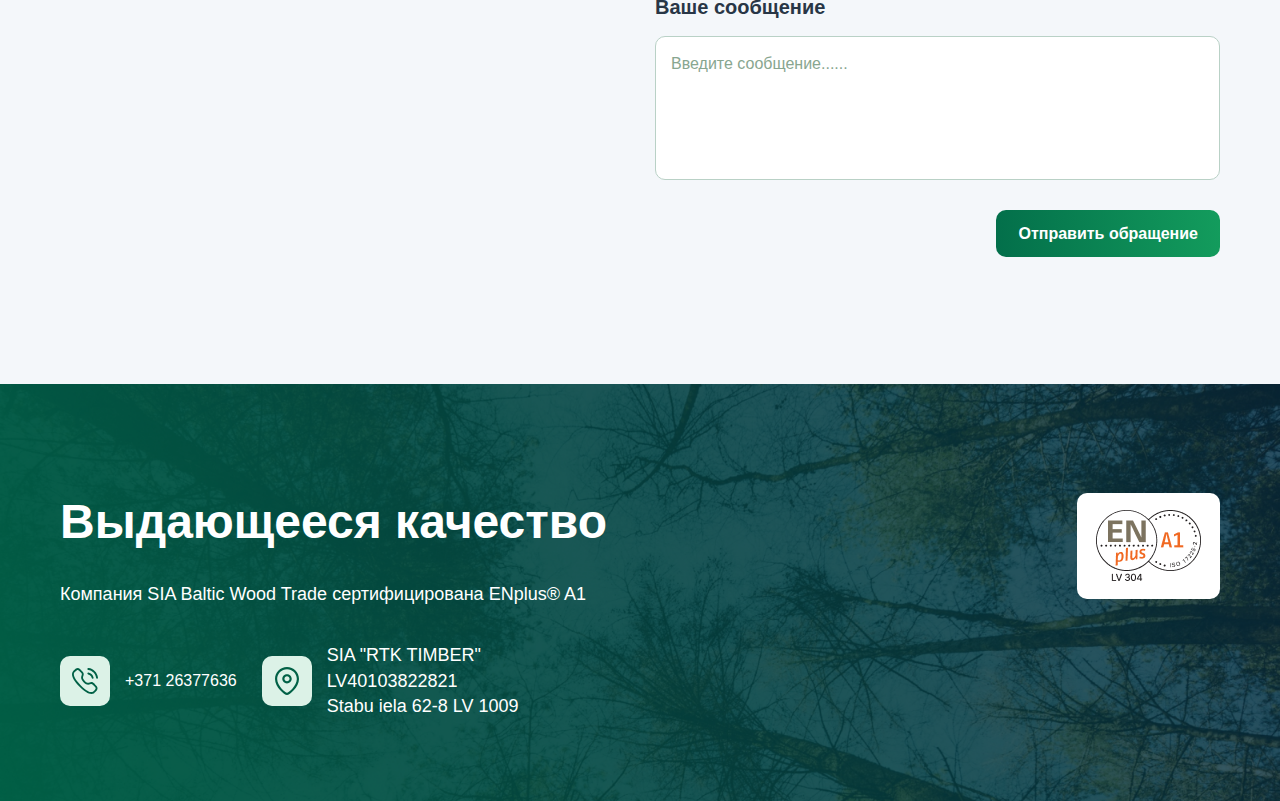
<file: RTK/policy.html>
<!DOCTYPE html>
<html lang="ru">
<head>
  <meta charset="UTF-8">
  <meta name="viewport" content="width=device-width, initial-scale=1.0">
  <title>RTK TIMBER Ltd.</title>
  <link rel="stylesheet" href="css/vars.css">
  <link rel="stylesheet" href="css/global.css">
</head>
<body>
  <button class="btn-pop-up">
    <img src="images/icons/question.svg" alt="иконка вопроса">
  </button>
  <div class="pop-up">
    <div class="pop-up__inner">
      <h3 class="pop-up__title">Нужна помощь?</h3>
      <p class="pop-up__text">Свяжитесь с нами или перейдите в раздел с часто задаваемыми вопросами.</p>
      <div class="pop-up__links">
        <a class="pop-up__link pop-up__link-tel" href="tel:+37126377636">
          <span>
            <img src="images/icons/phone.svg" alt="иконка телефона">
          </span>
          <span>+371 26377636</span>
        </a>
        <a class="pop-up__link pop-up__link-faq" href="faq.html">
          <span>
            <img src="images/icons/question.svg" alt="иконка вопроса">
          </span>
          <span>FAQ</span>
        </a>
      </div>
    </div>
  </div>
  <div class="mobile-menu">
    <nav class="mobile-menu__inner">
      <ul class="header__nav-list--mobile">
        <li>
          <a class="header__nav-link" href="#">Продукция</a>
        </li>
        <li>
          <a class="header__nav-link" href="delivery.html">Доставка</a>
        </li>
        <li>
          <a class="header__nav-link" href="about.html">О нас</a>
        </li>
        <li>
          <a class="header__nav-link" href="quality.html">Качество</a>
        </li>
        <li>
          <a class="header__nav-link" href="contacts.html">Контакты</a>
        </li>
        <li>
          <a class="header__nav-btn--mobile" href="cooperation.html">Начать сотрудничество</a>
        </li>
      </ul>
    </nav>
  </div>
  <header class="header d-center-between">
    <a href="index.html">
      <img src="images/logo.svg" alt="Логотип RTK TIMBER Ltd." width="102" height="60">
    </a>
    <nav class="d-center">
      <ul class="header__nav-list d-center-between">
        <li>
          <a class="header__nav-link" href="#">Продукция</a>
        </li>
        <li>
          <a class="header__nav-link" href="delivery.html">Доставка</a>
        </li>
        <li>
          <a class="header__nav-link" href="about.html">О нас</a>
        </li>
        <li>
          <a class="header__nav-link" href="quality.html">Качество</a>
        </li>
        <li>
          <a class="header__nav-link" href="contacts.html">Контакты</a>
        </li>
      </ul>
      <a  class="header__nav-btn" href="cooperation.html">Начать сотрудничество</a>
      <!-- <div>
        <select  class="header__nav-select" name="lang" id="select-lang">
          <option value="RU">RU</option>
          <option value="EN">EN</option>
        </select>
        <div class="header__nav-dropdown">0,00</div>
      </div> -->
      <button class="burger-btn">
        <div class="burger-btn__inner">
          <span></span>
          <span></span>
          <span></span>
        </div>
      </button>
    </nav>
  </header>
  <main>
    <section class="main-banner__wrapper">
      <div class="main-banner">
        <h1 class="title-1 main-banner__title">Политика конфиденциальности</h1>
      </div>
    </section>
    <section class="info-for-user">
      <div class="info-for-user__text">
        <span>1. Общие положения</span>
        <ul>
          <li>1.1. Настоящая политика обработки персональных данных составлена в соответствии с требованиями Федерального закона от 27.07.2006. № 152-ФЗ «О персональных данных» (далее — Закон о персональных данных) и определяет порядок обработки персональных данных и меры по обеспечению безопасности персональных данных, предпринимаемые Михайловым Иваном Сергеевичем (далее — Оператор).</li>
          <li>1.2.Оператор ставит своей важнейшей целью и условием осуществления своей деятельности соблюдение прав и свобод человека и гражданина при обработке его персональных данных, в том числе защиты прав на неприкосновенность частной жизни, личную и семейную тайну.</li>
          <li>1.3. Настоящая политика Оператора в отношении обработки персональных данных (далее — Политика) применяется ко всей информации, которую Оператор может получить о посетителях веб-сайта httpsː//thismywebsite·com.</li>
        </ul>        
      </div>
      <div class="info-for-user__text">
        <span>2. Основные понятия, используемые в Политике</span>
        <ul>
          <li>2.1. Автоматизированная обработка персональных данных — обработка персональных данных с помощью средств вычислительной техники.</li>
          <li>2.2. Блокирование персональных данных — временное прекращение обработки персональных данных (за исключением случаев, если обработка необходима для уточнения персональных данных).</li>
          <li>2.3. Веб-сайт — совокупность графических и информационных материалов, а также программ для ЭВМ и баз данных, обеспечивающих их доступность в сети интернет по сетевому адресу httpsː//thismywebsite·com.</li>
          <li>2.4. Информационная система персональных данных — совокупность содержащихся в базах данных персональных данных и обеспечивающих их обработку информационных технологий и технических средств.</li>
          <li>2.5. Обезличивание персональных данных — действия, в результате которых невозможно определить без использования дополнительной информации принадлежность персональных данных конкретному Пользователю или иному субъекту персональных данных.</li>
          <li>2.6. Обработка персональных данных — любое действие (операция) или совокупность действий (операций), совершаемых с использованием средств автоматизации или без использования таких средств с персональными данными, включая сбор, запись, систематизацию, накопление, хранение, уточнение (обновление, изменение), извлечение, использование, передачу (распространение, предоставление, доступ), обезличивание, блокирование, удаление, уничтожение персональных данных.</li>
          <li>2.7. Оператор — государственный орган, муниципальный орган, юридическое или физическое лицо, самостоятельно или совместно с другими лицами организующие и/или осуществляющие обработку персональных данных, а также определяющие цели обработки персональных данных, состав персональных данных, подлежащих обработке, действия (операции), совершаемые с персональными данными.</li>
          <li>2.8. Персональные данные — любая информация, относящаяся прямо или косвенно к определенному или определяемому Пользователю веб-сайта httpsː//thismywebsite·com.</li>
          <li>2.9. Персональные данные, разрешенные субъектом персональных данных для распространения, — персональные данные, доступ неограниченного круга лиц к которым предоставлен субъектом персональных данных путем дачи согласия на обработку персональных данных, разрешенных субъектом персональных данных для распространения в порядке, предусмотренном Законом о персональных данных (далее — персональные данные, разрешенные для распространения).</li>
          <li>2.10. Пользователь — любой посетитель веб-сайта httpsː//thismywebsite·com.</li>
          <li>2.11. Предоставление персональных данных — действия, направленные на раскрытие персональных данных определенному лицу или определенному кругу лиц.</li>
          <li>2.12. Распространение персональных данных — любые действия, направленные на раскрытие персональных данных неопределенному кругу лиц (передача персональных данных) или на ознакомление с персональными данными неограниченного круга лиц, в том числе обнародование персональных данных в средствах массовой информации, размещение в информационно-телекоммуникационных сетях или предоставление доступа к персональным данным каким-либо иным способом.</li>
          <li>2.13. Трансграничная передача персональных данных — передача персональных данных на территорию иностранного государства органу власти иностранного государства, иностранному физическому или иностранному юридическому лицу.</li>
          <li>2.14. Уничтожение персональных данных — любые действия, в результате которых персональные данные уничтожаются безвозвратно с невозможностью дальнейшего восстановления содержания персональных данных в информационной системе персональных данных и/или уничтожаются материальные носители персональных данных.</li>
        </ul>
      </div>
      <div class="info-for-user__text">
        <span>3. Основные права и обязанности Оператора</span>
        <ul>
          <li>
            3.1. Оператор имеет право:
            <p>
              — получать от субъекта персональных данных достоверные информацию и/или документы, содержащие персональные данные;

            </p>
            <p>
              — в случае отзыва субъектом персональных данных согласия на обработку персональных данных, а также, направления обращения с требованием о прекращении обработки персональных данных, Оператор вправе продолжить обработку персональных данных без согласия субъекта персональных данных при наличии оснований, указанных в Законе о персональных данных;

            </p>
            <p>
              — самостоятельно определять состав и перечень мер, необходимых и достаточных для обеспечения выполнения обязанностей, предусмотренных Законом о персональных данных и принятыми в соответствии с ним нормативными правовыми актами, если иное не предусмотрено Законом о персональных данных или другими федеральными законами.
            </p>
          </li>
          <li>
            3.2. Оператор обязан:
          <p>
            
          </p>
            <p>
              — организовывать обработку персональных данных в порядке, установленном действующим законодательством РФ;
            </p>
          <p>
              — отвечать на обращения и запросы субъектов персональных данных и их законных представителей в соответствии с требованиями Закона о персональных данных;
          </p>
            <p>
              — сообщать в уполномоченный орган по защите прав субъектов персональных данных по запросу этого органа необходимую информацию в течение 10 дней с даты получения такого запроса;
            </p>
            <p>
              — публиковать или иным образом обеспечивать неограниченный доступ к настоящей Политике в отношении обработки персональных данных;
            </p>
            <p>
              — принимать правовые, организационные и технические меры для защиты персональных данных от неправомерного или случайного доступа к ним, уничтожения, изменения, блокирования, копирования, предоставления, распространения персональных данных, а также от иных неправомерных действий в отношении персональных данных;
            </p>
            <p>
              — прекратить передачу (распространение, предоставление, доступ) персональных данных, прекратить обработку и уничтожить персональные данные в порядке и случаях, предусмотренных Законом о персональных данных;
            </p>
            <p>
              — исполнять иные обязанности, предусмотренные Законом о персональных данных.
            </p>
          </li>
        </ul>    
      </div>   
      <div class="info-for-user__text">
        <span>4. Основные права и обязанности субъектов персональных данных</span>
        <ul>
          <li>
            4.1. Субъекты персональных данных имеют право:
            <p>
              — получать информацию, касающуюся обработки его персональных данных, за исключением случаев, предусмотренных федеральными законами. Сведения предоставляются субъекту персональных данных Оператором в доступной форме, и в них не должны содержаться персональные данные, относящиеся к другим субъектам персональных данных, за исключением случаев, когда имеются законные основания для раскрытия таких персональных данных. Перечень информации и порядок ее получения установлен Законом о персональных данных;
            </p>
            <p>
              — требовать от оператора уточнения его персональных данных, их блокирования или уничтожения в случае, если персональные данные являются неполными, устаревшими, неточными, незаконно полученными или не являются необходимыми для заявленной цели обработки, а также принимать предусмотренные законом меры по защите своих прав;
              — выдвигать условие предварительного согласия при обработке персональных данных в целях продвижения на рынке товаров, работ и услуг;
            </p>
            <p>
              — на отзыв согласия на обработку персональных данных, а также, на направление требования о прекращении обработки персональных данных;
            </p>
            <p>
              — обжаловать в уполномоченный орган по защите прав субъектов персональных данных или в судебном порядке неправомерные действия или бездействие Оператора при обработке его персональных данных;
            </p>
            <p>
              — на осуществление иных прав, предусмотренных законодательством РФ.
            </p>
          </li>
          <li>
            4.2. Субъекты персональных данных обязаны:
            <p>
              — предоставлять Оператору достоверные данные о себе;
            </p>
            <p>
              — сообщать Оператору об уточнении (обновлении, изменении) своих персональных данных.
            </p>
          </li>
        </ul>
      </div> 
      <div class="info-for-user__text">
        <span>
          5. Принципы обработки персональных данных</span>
        <ul>
          <li>5.1. Обработка персональных данных осуществляется на законной и справедливой основе.</li>
          <li>5.2. Обработка персональных данных ограничивается достижением конкретных, заранее определенных и законных целей. Не допускается обработка персональных данных, несовместимая с целями сбора персональных данных. </li>
          <li>5.3. Не допускается объединение баз данных, содержащих персональные данные, обработка которых осуществляется в целях, несовместимых между собой.</li>
          <li>5.4. Обработке подлежат только персональные данные, которые отвечают целям их обработки.</li>
          <li>5.5. Содержание и объем обрабатываемых персональных данных соответствуют заявленным целям обработки. Не допускается избыточность обрабатываемых персональных данных по отношению к заявленным целям их обработки.</li>
          <li>5.6. При обработке персональных данных обеспечивается точность персональных данных, их достаточность, а в необходимых случаях и актуальность по отношению к целям обработки персональных данных. Оператор принимает необходимые меры и/или обеспечивает их принятие по удалению или уточнению неполных или неточных данных.</li>
          <li>5.7. Хранение персональных данных осуществляется в форме, позволяющей определить субъекта персональных данных, не дольше, чем этого требуют цели обработки персональных данных, если срок хранения персональных данных не установлен федеральным законом, договором, стороной которого, выгодоприобретателем или поручителем по которому является субъект персональных данных. Обрабатываемые персональные данные уничтожаются либо обезличиваются по достижении целей обработки или в случае утраты необходимости в достижении этих целей, если иное не предусмотрено федеральным законом.</li>
        </ul>
      </div>
      
    </section>
    <section class="section-contacts">
      <h2 class="title-1 section-contacts__title">Контактная информация</h2>
      <p class="section-contacts__text">Если у вас возник вопрос или вы хотите начать сотрудничество, заполните форму ниже, и мы свяжемся с вами в ближайшие дни.</p>
      <div class="section-contacts__content">
        <div class="section-contacts__left">
          <div class="section-contacts__map">
            <iframe src="https://www.google.com/maps/embed?pb=!1m18!1m12!1m3!1d17136.477542936304!2d24.209155720240776!3d56.89257624809044!2m3!1f0!2f0!3f0!3m2!1i1024!2i768!4f13.1!3m3!1m2!1s0x46eed25c996e2869%3A0xe9f9d55bf4d96d21!2zQXRiYWxzcyBpZWxhIDUsIExhdGdhbGVzIHByaWVrxaFwaWxzxJN0YSwgUsSrZ2EsIExWLTEwNjMsINCb0LDRgtCy0LjRjw!5e0!3m2!1sru!2sru!4v1717455332401!5m2!1sru!2sru" width="100%" height="450" style="border:0;" allowfullscreen="" loading="lazy" referrerpolicy="no-referrer-when-downgrade"></iframe>
          </div>
          <!-- <div class="section-contacts__info">
            <div class="section-contacts__info-item">
              <div>
                <img src="images/icons/geo-mark.svg" alt="иконка" width="24" height="28">
              </div>
              <p>Улица Пушкина, дом Колотушкина 182, п. 93</p>
            </div>
            <div class="section-contacts__info-item">
              <div>
                <img src="images/icons/clock.svg" alt="иконка" width="29" height="29">
              </div>
              <div>
                <p><span>ПН-ПТ</span> 08:00 - 17:00</p>
              <p><span>СБ</span>10:00 - 16:00</p>
              </div>
            </div>
          </div> -->
        </div>
        <div class="section-contacts__right">
          <form class="section-contacts__form">
            <label>
              <span>Имя</span>
              <input name="name" type="text" placeholder="Введите имя*">
            </label>
            <label>
              <span>Фамилия</span>
              <input type="text" placeholder="Введите фамилию*">
            </label>
            <label>
              <span>Адрес почты</span>
              <input type="email" placeholder="Введите email*">
            </label>
            <label>
              <span>Адрес почты</span>
              <input type="tel" placeholder="Введите номер*">
            </label>
            <label class="section-contacts__form-message">
              <span>Ваше сообщение</span>
              <textarea name="message" id="message" placeholder="Введите сообщение......"></textarea>
            </label>
            <button class="section-contacts__form-btn">Отправить обращение</button>
          </form>
        </div>
      </div>
    </section>
  </main>
  <footer class="footer">
    <div>
      <h2 class="title-1 footer__title">Выдающееся качество</h2>
      <p class="footer__text">Компания SIA Baltic Wood Trade сертифицирована ENplus® A1
      </p>
      <div class="footer__contacts">
        <!-- <div class="footer__contact">
          <div class="footer__contact-icon">
            <img src="images/icons/letter.svg" alt="иконка">
          </div>
          <a href="mailto:dsasdasd@sample.com">dsasdasd@sample.com</a>
        </div> -->
        <div class="footer__contact"> 
          <div class="footer__contact-icon">
            <img src="images/icons/phone-active.svg" alt="иконка">
          </div>
          <a href="tel:+37126377636">+371 26377636</a>
        </div>
        <div class="footer__contact"> 
          <div class="footer__contact-icon">
            <img src="images/icons/geo-mark.svg" alt="иконка" width="24" height="28">
          </div>
          <div>
            <p>
              SIA "RTK TIMBER"
            </p>
            <p>
              LV40103822821
            </p>
            <p>         
              Stabu iela 62-8 LV 1009
            </p>
          </div>
        </div>
      </div>
    </div>
    <div class="footer__right-wrapper">
      <div class="footer__right">
        <!--<img src="images/certificate/certificate-4.png" alt="сертификат 4">-->
        <!--<img src="images/certificate/certificate-3.png" alt="сертификат 3">-->
        <img src="images/certificate/certificate-2.png" alt="сертификат 2">
        <!-- <img src="images/certificate/certificate-1.png" alt="сертификат 1"> -->
      </div>
    </div>
  </footer>
  <script src="js/index.js"></script>
</body>
</html>
</file>
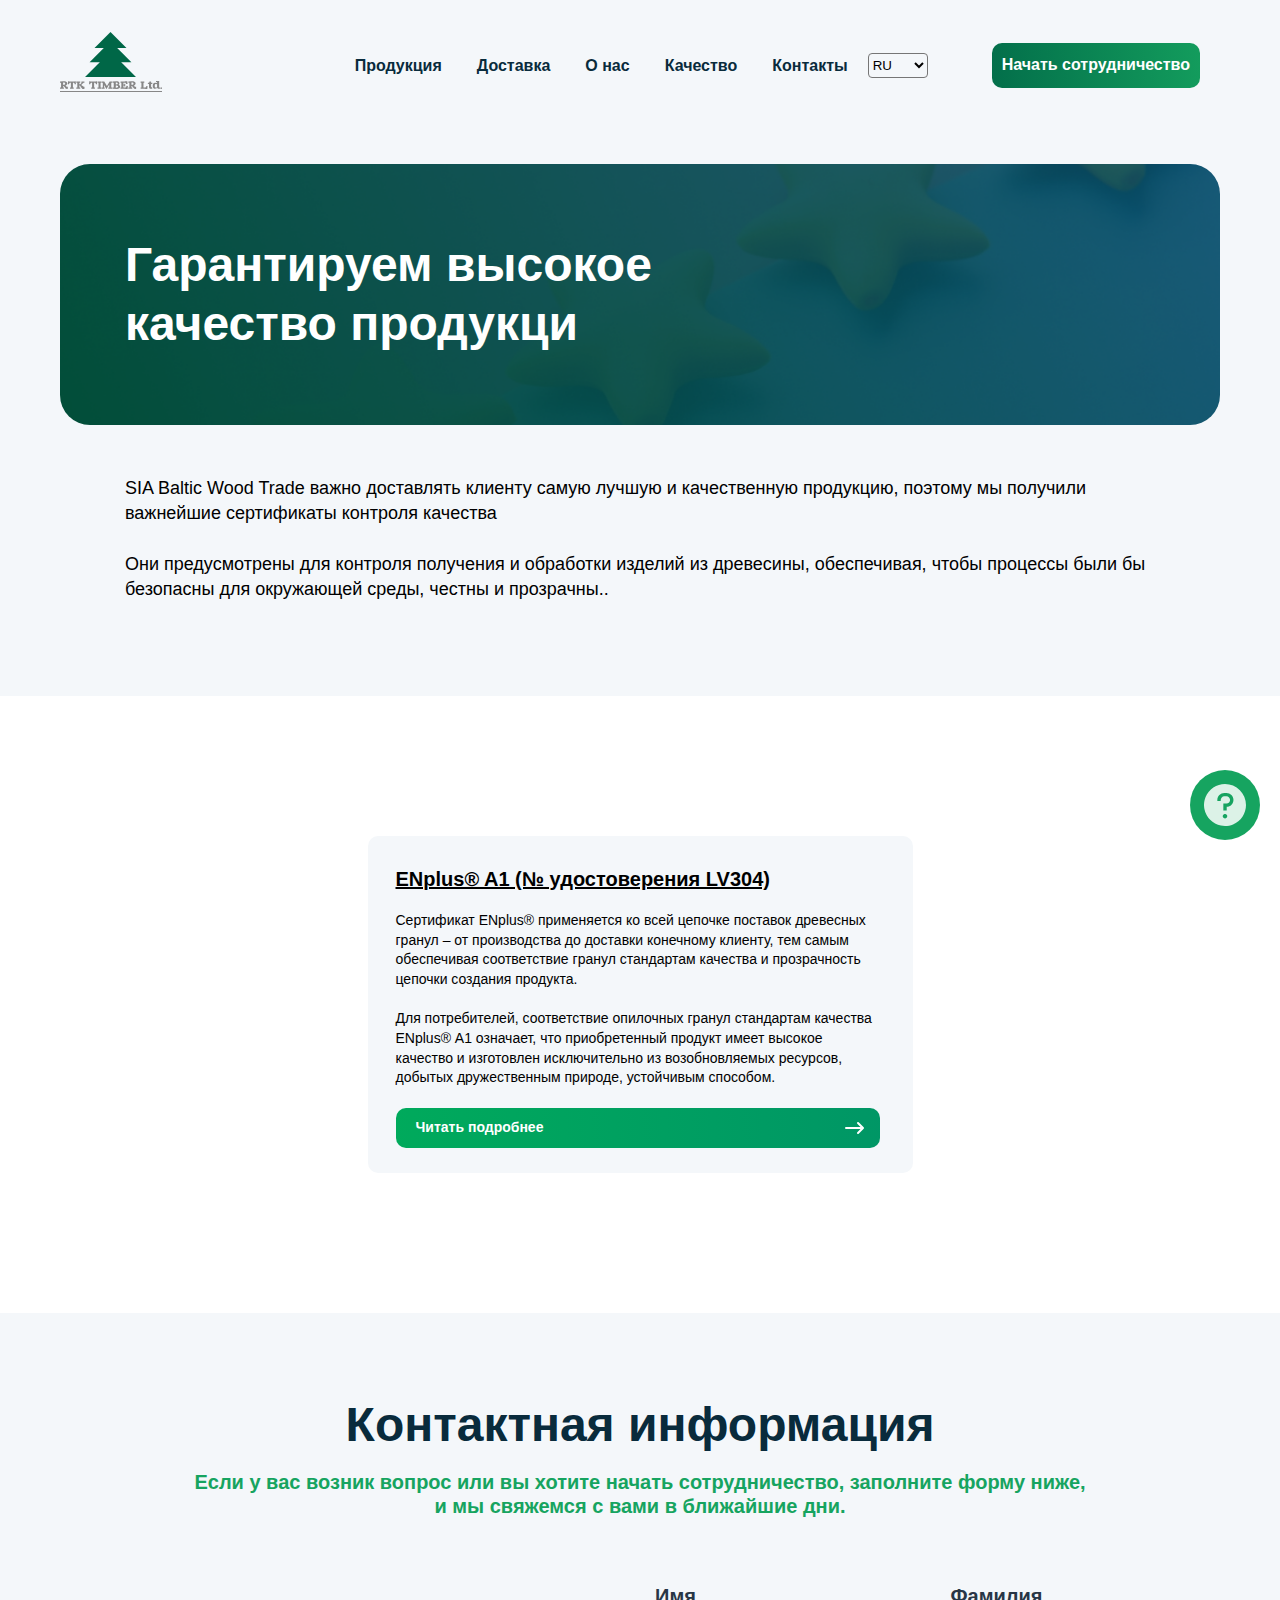
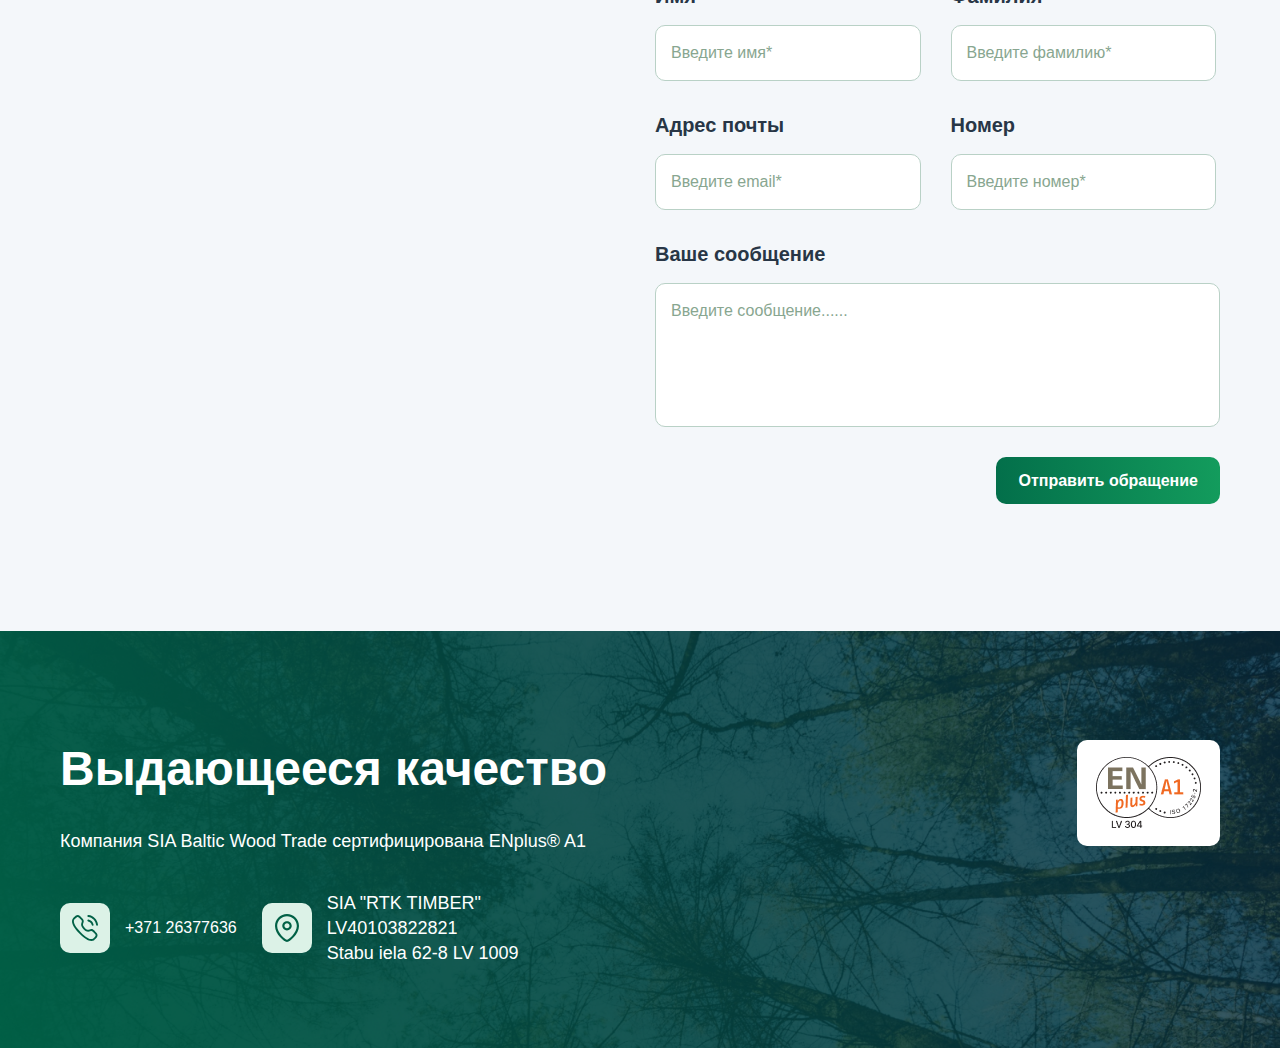
<file: RTK/quality.html>
<!DOCTYPE html>
<html lang="ru">
<head>
  <meta charset="UTF-8">
  <meta name="viewport" content="width=device-width, initial-scale=1.0">
  <title>RTK TIMBER Ltd.</title>
  <link rel="stylesheet" href="css/vars.css">
  <link rel="stylesheet" href="css/global.css">
  <link rel="stylesheet" href="css/quality.css">
</head>
<body>
  <button class="btn-pop-up">
    <img src="images/icons/question.svg" alt="иконка вопроса">
  </button>
  <div class="pop-up">
    <div class="pop-up__inner">
      <h3 class="pop-up__title">Нужна помощь?</h3>
      <p class="pop-up__text">Свяжитесь с нами или перейдите в раздел с часто задаваемыми вопросами.</p>
      <div class="pop-up__links">
        <a class="pop-up__link pop-up__link-tel" href="tel:+37126377636">
          <span>
            <img src="images/icons/phone.svg" alt="иконка телефона">
          </span>
          <span>+371 26377636</span>
        </a>
        <a class="pop-up__link pop-up__link-faq" href="faq.html">
          <span>
            <img src="images/icons/question.svg" alt="иконка вопроса">
          </span>
          <span>FAQ</span>
        </a>
      </div>
    </div>
  </div>
  <div class="mobile-menu">
    <nav class="mobile-menu__inner">
      <ul class="header__nav-list--mobile">
        <li>
          <a class="header__nav-link" href="#">Продукция</a>
        </li>
        <li>
          <a class="header__nav-link" href="delivery.html">Доставка</a>
        </li>
        <li>
          <a class="header__nav-link" href="about.html">О нас</a>
        </li>
        <li>
          <a class="header__nav-link" href="quality.html">Качество</a>
        </li>
        <li>
          <a class="header__nav-link" href="contacts.html">Контакты</a>
        </li>
        <li>
          <a class="header__nav-btn--mobile" href="cooperation.html">Начать сотрудничество</a>
        </li>
      </ul>
    </nav>
  </div>
  <header class="header d-center-between">
    <a href="index.html">
      <img src="images/logo.svg" alt="Логотип RTK TIMBER Ltd." width="102" height="60">
    </a>
    <nav class="d-center">
      <ul class="header__nav-list d-center-between">
        <li>
          <a class="header__nav-link lng-Products " href="#">Продукция</a>
        </li>
        <li>
          <a class="header__nav-link lng-Delivery" href="delivery.html">Доставка</a>
        </li>
        <li>
          <a class="header__nav-link lng-About" href="about.html">О нас</a>
        </li>
        <li>
          <a class="header__nav-link lng-Quality" href="quality.html">Качество</a>
        </li>
        <li>
          <a class="header__nav-link lng-Contacts" href="contacts.html">Контакты</a>
        </li>
      </ul>
      <select class="change-lang select">
        <option value="de">DE</option>
        <option value="ru">RU</option>
        <option value="lv">LV</option>
    </select>
      <a  class="header__nav-btn" href="cooperation.html">Начать сотрудничество</a>
      <!-- <div>
        <select  class="header__nav-select" name="lang" id="select-lang">
          <option value="RU">RU</option>
          <option value="EN">EN</option>
        </select>
        <div class="header__nav-dropdown">0,00</div>
      </div> -->
      <button class="burger-btn">
        <div class="burger-btn__inner">
          <span></span>
          <span></span>
          <span></span>
        </div>
      </button>
    </nav>
  </header>
  <main>
    <section class="main-banner__wrapper section-main">
      <div class="main-banner section-main__banner">
        <h1 class="title-1 main-banner__title lng-trans-44">Гарантируем высокое качество продукции</h1>
      </div>
      <p class="section-main__text lng-trans-45">SIA Baltic Wood Trade важно доставлять клиенту самую лучшую и качественную продукцию, поэтому мы получили важнейшие сертификаты контроля качества.
      </p>
      <p class="section-main__text lng-trans-46">Они предусмотрены для контроля получения и обработки изделий из древесины, обеспечивая, чтобы процессы были бы безопасны для окружающей среды, честны и прозрачны..</p>
    </section>
    <section class="section-info bg-white">
      <div class="section-info__cards">
        <div class="section-info__card">
          <h2 class="section-info__title">
            <a href="https://demo21.datateks.lv/storage/files/shares/ENplus%20A1%20and%20A2%20SIA%20Baltic%20Wood%20Trade_Final.pdf" class="lng-trans-47" target="_blank">
              ENplus® A1 (№ удостоверения LV304)
            </a>
          </h2>
          <p class="section-info__text lng-trans-48">
            Сертификат ENplus® применяется ко всей цепочке поставок древесных гранул – от производства до доставки конечному клиенту, тем самым обеспечивая соответствие гранул стандартам качества и прозрачность цепочки создания продукта.
          </p>
          <p class="section-info__text lng-trans-49">
            Для потребителей, соответствие опилочных гранул стандартам качества ENplus® А1 означает, что приобретенный продукт имеет высокое качество и изготовлен исключительно из возобновляемых ресурсов, добытых дружественным природе, устойчивым способом.
          </p>
          <a href="#" class="section-info__link lng-trans-50">Читать подробнее</a>
        </div>
        <!--<div class="section-info__card">-->
        <!--  <h2 class="section-info__title">-->
        <!--    <a href="https://demo21.datateks.lv/storage/files/shares/FSC_FCOC_CRT_SIABalticWoodTrade_022219.pdf" target="_blank">-->
        <!--      FSC® (№ лицензии FSC-C146714)-->
        <!--    </a>-->
        <!--  </h2>-->
        <!--  <p class="section-info__text">-->
        <!--    Forest Stewardship Council® (FSC®), или Лесной попечительский совет – это международная независимая негосударственная бесприбыльная организация, учрежденная представителями экологических и социальных организаций, а также владельцами леса и переработчиками древесины со всего мира. -->
        <!--  </p>-->
        <!--  <p class="section-info__text">-->
        <!--    Цель совета – поощрять соответствующее экологическим требованиям, социально благоприятное и экономически жизнеспособное хозяйственное обслуживание мировых лесов.-->
        <!--  </p>-->
        <!--  <a href="#" class="section-info__link">Читать подробнее</a>-->
        <!--</div>-->
        <!--<div class="section-info__card">-->
        <!--  <h2 class="section-info__title">-->
        <!--    <a href="https://www.balticwoodtrade.lv/storage/files/shares/199_Baltic%20Wood%20Trade_12062024_2021-01.pdf" target="_blank">-->
        <!--      PEFC™ (№ сертификата TT-PEFC-COC199)-->
        <!--    </a>-->
        <!--  </h2>-->
        <!--  <p class="section-info__text">-->
        <!--    PEFC™ (Programme for the Endorsement of Forest Certification™), или Программа оценки систем сертификации лесов – это международная негосударственная независимая бесприбыльная организация, содействующая устойчивому хозяйственному обслуживанию леса.-->
        <!--  </p>-->
        <!--  <p class="section-info__text">-->
        <!--    Ее критерии определяют поддержку здоровья и жизнеспособности экосистемы леса, содержание и поощрение продуктивных функций леса (древесины и не только), поддержание, защиту и стимулирование биологического разнообразия лесной экосистемы, поддержку и надлежащее поощрение защитных функций в хозяйственном обслуживании леса (в особенности касательно почвы и воды), а также поддержание других социально-экономических функций и условий.-->
        <!--  </p>-->
        <!--  <a href="#" class="section-info__link">Читать подробнее</a>-->
        <!--</div>-->
      </div>
    </section>
    <section class="section-contacts">
      <h2 class="title-1 section-contacts__title lng-trans-17">Контактная информация</h2>
      <p class="section-contacts__text lng-trans-18">Если у вас возник вопрос или вы хотите начать сотрудничество, заполните форму ниже, и мы свяжемся с вами в ближайшие дни.</p>
      <div class="section-contacts__content">
        <div class="section-contacts__left">
          <div class="section-contacts__map">
            <iframe src="https://www.google.com/maps/embed?pb=!1m18!1m12!1m3!1d17136.477542936304!2d24.209155720240776!3d56.89257624809044!2m3!1f0!2f0!3f0!3m2!1i1024!2i768!4f13.1!3m3!1m2!1s0x46eed25c996e2869%3A0xe9f9d55bf4d96d21!2zQXRiYWxzcyBpZWxhIDUsIExhdGdhbGVzIHByaWVrxaFwaWxzxJN0YSwgUsSrZ2EsIExWLTEwNjMsINCb0LDRgtCy0LjRjw!5e0!3m2!1sru!2sru!4v1717455332401!5m2!1sru!2sru" width="100%" height="450" style="border:0;" allowfullscreen="" loading="lazy" referrerpolicy="no-referrer-when-downgrade"></iframe>
          </div>
          <!-- <div class="section-contacts__info">
            <div class="section-contacts__info-item">
              <div>
                <img src="images/icons/geo-mark.svg" alt="иконка" width="24" height="28">
              </div>
              <p>Улица Пушкина, дом Колотушкина 182, п. 93</p>
            </div>
            <div class="section-contacts__info-item">
              <div>
                <img src="images/icons/clock.svg" alt="иконка" width="29" height="29">
              </div>
              <div>
                <p><span>ПН-ПТ</span> 08:00 - 17:00</p>
              <p><span>СБ</span>10:00 - 16:00</p>
              </div>
            </div>
          </div> -->
        </div>
        <div class="section-contacts__right">
          <form class="section-contacts__form">
            <label>
              <span class="lng-trans-19">Имя</span>
              <input name="name" type="text" placeholder="Введите имя*">
            </label>
            <label>
              <span class="lng-trans-20">Фамилия</span>
              <input type="text" placeholder="Введите фамилию*">
            </label>
            <label>
              <span class="lng-trans-21">Адрес почты</span>
              <input type="email" placeholder="Введите email*">
            </label>
            <label>
              <span class="lng-trans-22">Номер</span>
              <input type="tel" placeholder="Введите номер*">
            </label>
            <label class="section-contacts__form-message">
              <span class="lng-trans-23">Ваше сообщение</span>
              <textarea name="message" id="message" placeholder="Введите сообщение......"></textarea>
            </label>
            <button class="section-contacts__form-btn lng-trans-24">Отправить обращение</button>
          </form>
        </div>
      </div>
    </section>
  </main>
  <footer class="footer">
    <div>
      <h2 class="title-1 footer__title lng-trans-25">Выдающееся качество</h2>
      <p class="footer__text lng-trans-26">Компания SIA Baltic Wood Trade сертифицирована ENplus® A1
      </p>
      <div class="footer__contacts">
        <!-- <div class="footer__contact">
          <div class="footer__contact-icon">
            <img src="images/icons/letter.svg" alt="иконка">
          </div>
          <a href="mailto:dsasdasd@sample.com">dsasdasd@sample.com</a>
        </div> -->
        <div class="footer__contact"> 
          <div class="footer__contact-icon">
            <img src="images/icons/phone-active.svg" alt="иконка">
          </div>
          <a href="tel:+37126377636">+371 26377636</a>
        </div>
        <div class="footer__contact"> 
          <div class="footer__contact-icon">
            <img src="images/icons/geo-mark.svg" alt="иконка" width="24" height="28">
          </div>
          <div>
            <p>
              SIA "RTK TIMBER"
            </p>
            <p>
              LV40103822821
            </p>
            <p>         
              Stabu iela 62-8 LV 1009
            </p>
          </div>
        </div>
      </div>
    </div>
    <div class="footer__right-wrapper">
      <div class="footer__right">
        <!-- <img src="images/certificate/certificate-4.png" alt="сертификат 4">
        <img src="images/certificate/certificate-3.png" alt="сертификат 3"> -->
        <img src="images/certificate/certificate-2.png" alt="сертификат 2">
        <!-- <img src="images/certificate/certificate-1.png" alt="сертификат 1"> -->
      </div>
    </div>
  </footer>
  <script src="js/index.js"></script>
  <script src="js/lang.js"></script>
</body>
</html>
</file>
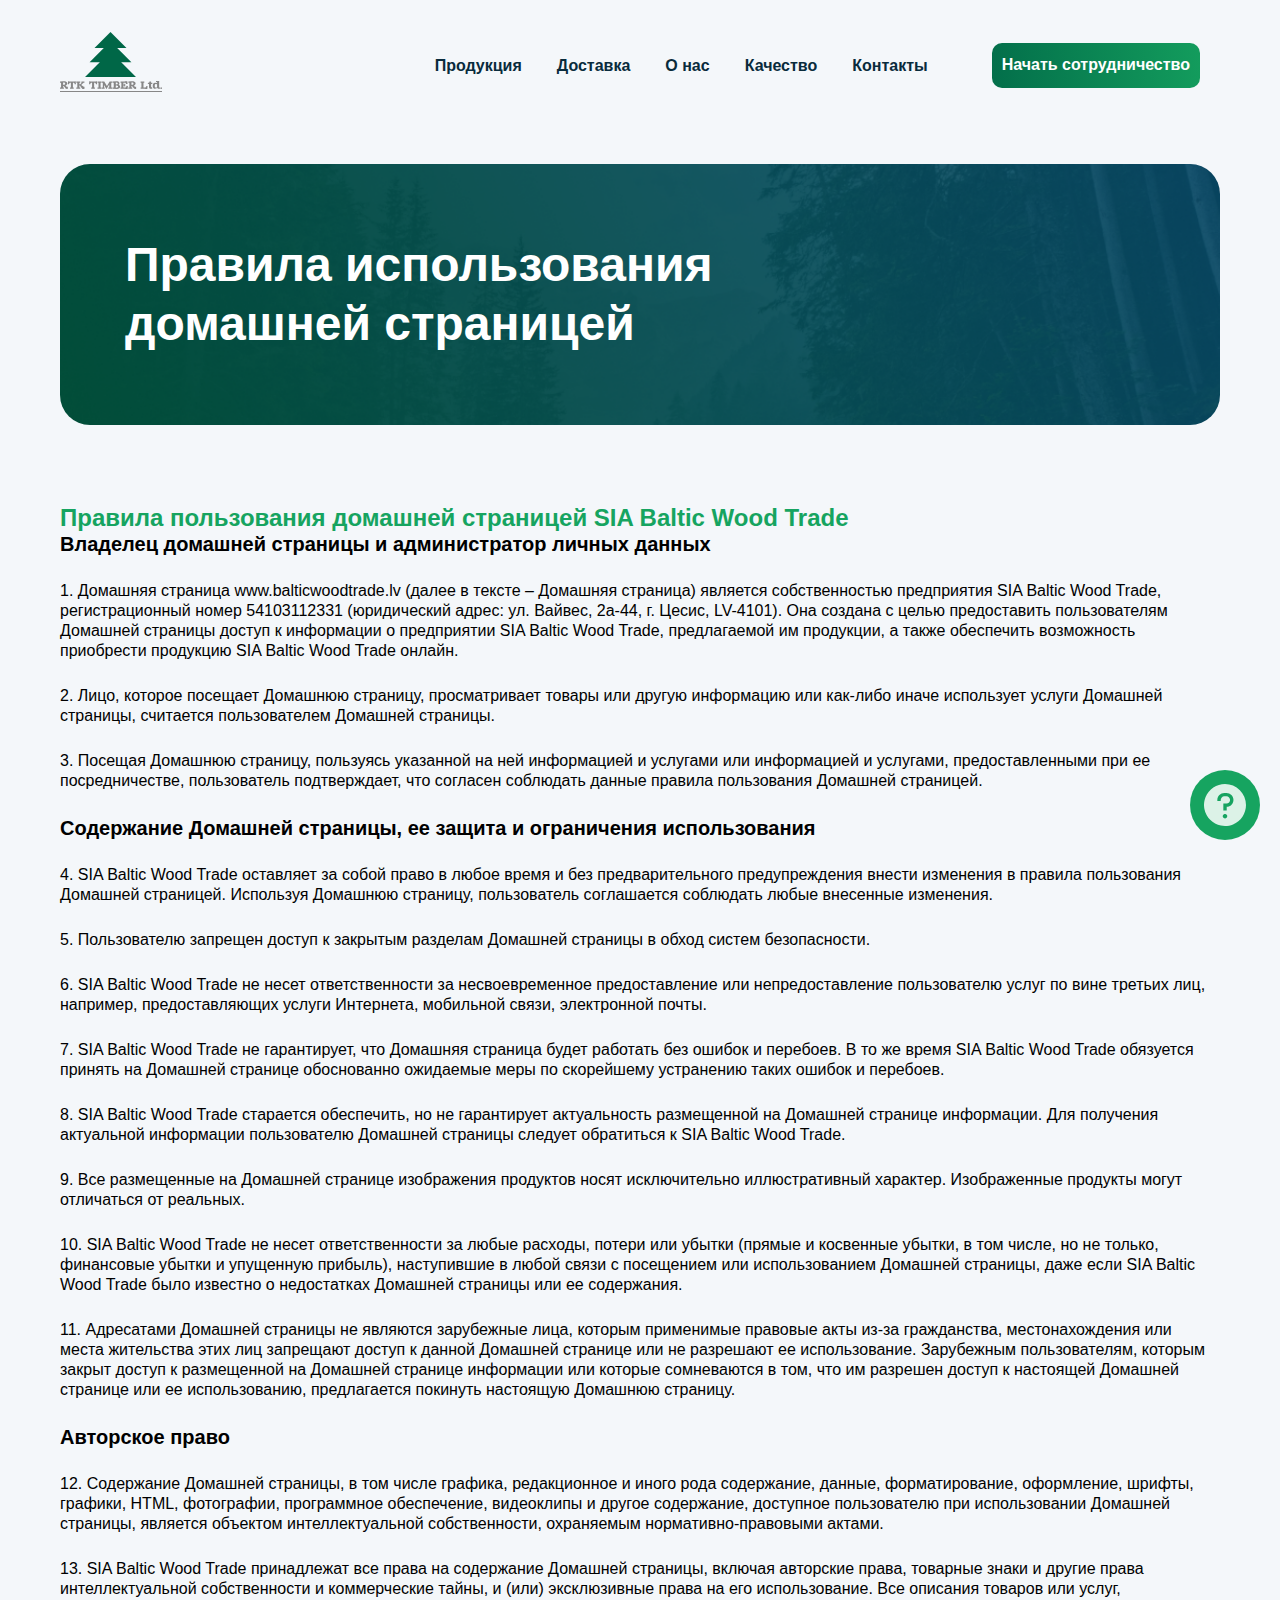
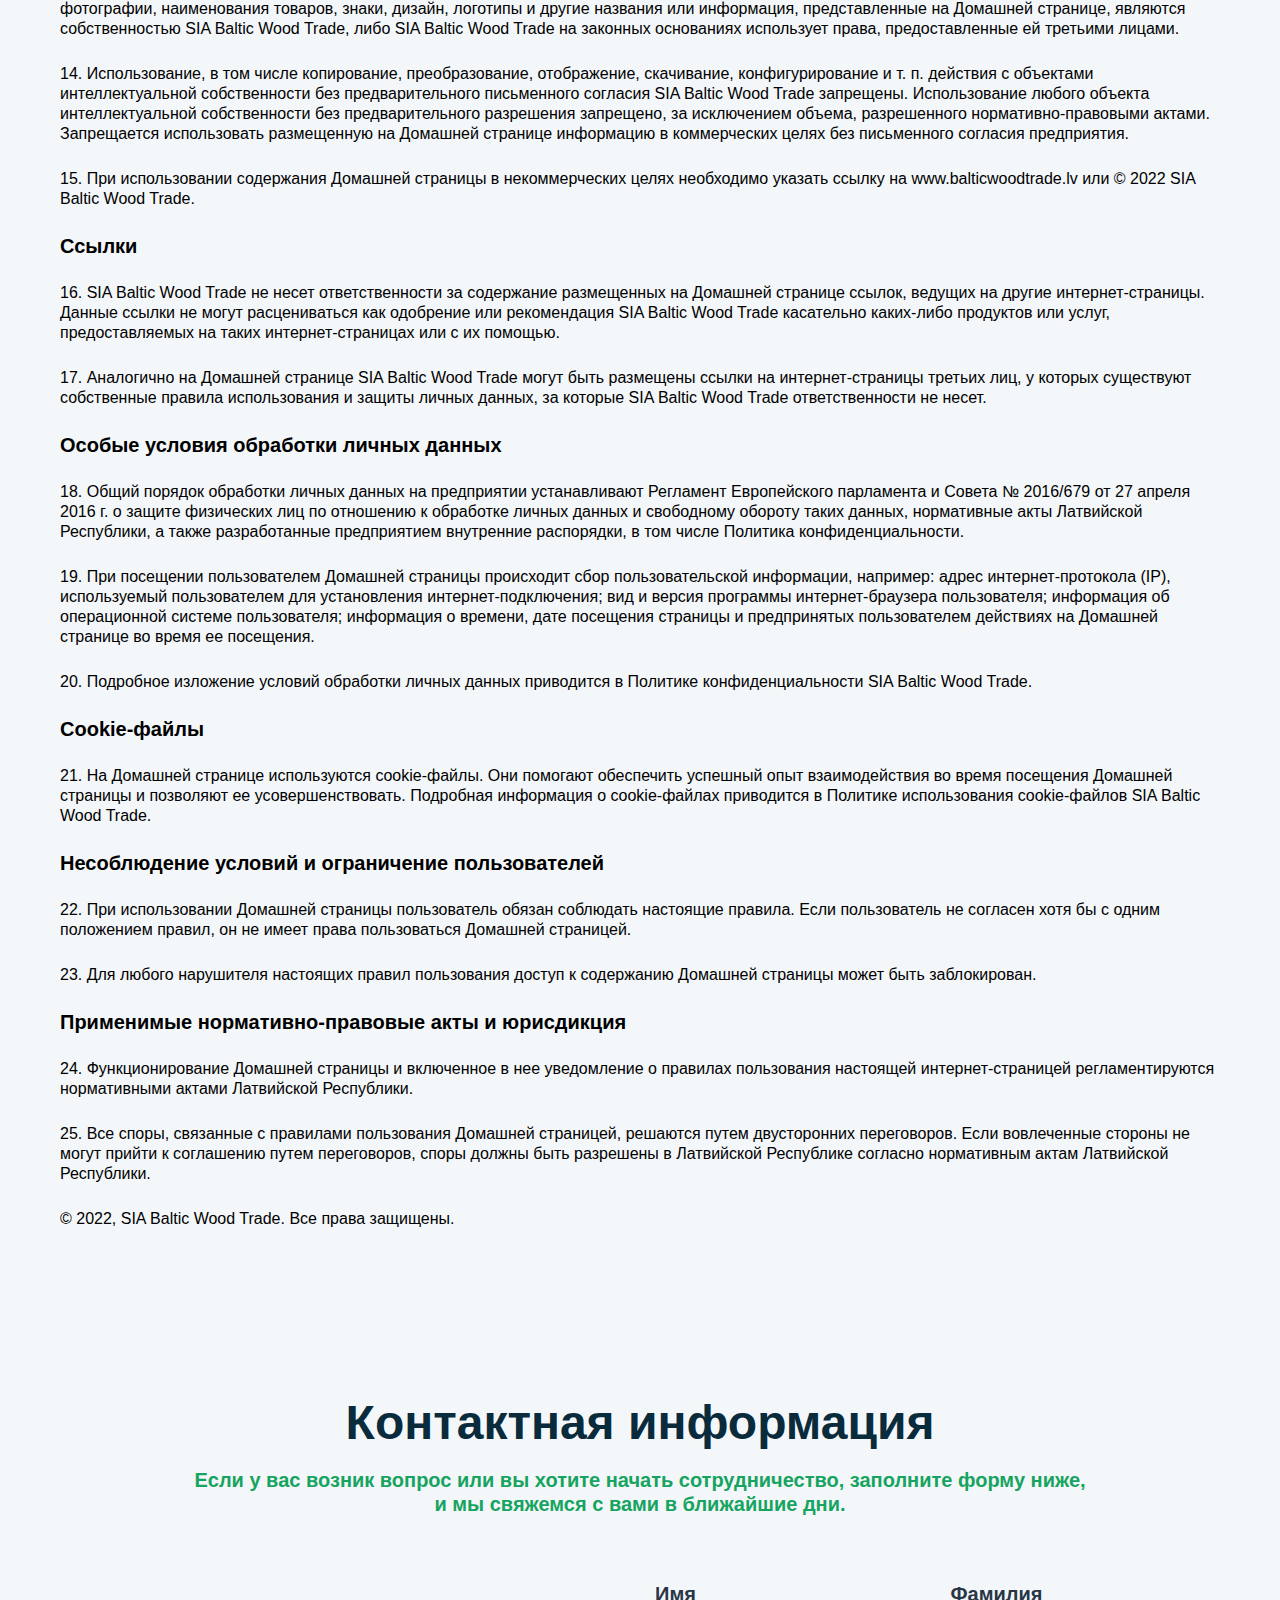
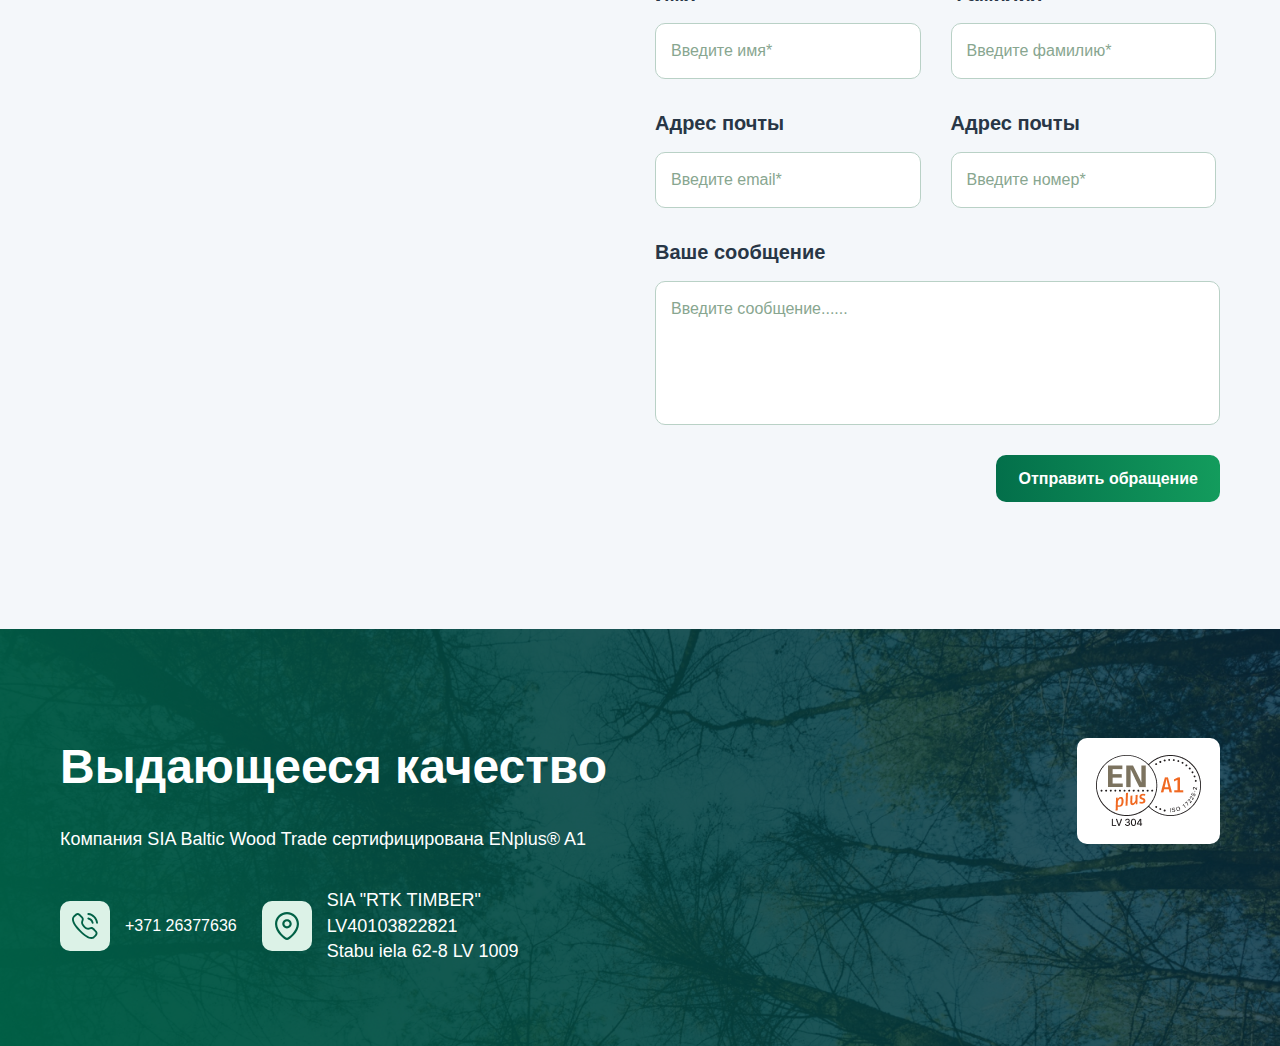
<file: RTK/rules.html>
<!DOCTYPE html>
<html lang="ru">
<head>
  <meta charset="UTF-8">
  <meta name="viewport" content="width=device-width, initial-scale=1.0">
  <title>RTK TIMBER Ltd.</title>
  <link rel="stylesheet" href="css/vars.css">
  <link rel="stylesheet" href="css/global.css">
</head>
<body>
  <button class="btn-pop-up">
    <img src="images/icons/question.svg" alt="иконка вопроса">
  </button>
  <div class="pop-up">
    <div class="pop-up__inner">
      <h3 class="pop-up__title">Нужна помощь?</h3>
      <p class="pop-up__text">Свяжитесь с нами или перейдите в раздел с часто задаваемыми вопросами.</p>
      <div class="pop-up__links">
        <a class="pop-up__link pop-up__link-tel" href="tel:+37126377636">
          <span>
            <img src="images/icons/phone.svg" alt="иконка телефона">
          </span>
          <span>+371 26377636</span>
        </a>
        <a class="pop-up__link pop-up__link-faq" href="faq.html">
          <span>
            <img src="images/icons/question.svg" alt="иконка вопроса">
          </span>
          <span>FAQ</span>
        </a>
      </div>
    </div>
  </div>
  <div class="mobile-menu">
    <nav class="mobile-menu__inner">
      <ul class="header__nav-list--mobile">
        <li>
          <a class="header__nav-link" href="#">Продукция</a>
        </li>
        <li>
          <a class="header__nav-link" href="delivery.html">Доставка</a>
        </li>
        <li>
          <a class="header__nav-link" href="about.html">О нас</a>
        </li>
        <li>
          <a class="header__nav-link" href="quality.html">Качество</a>
        </li>
        <li>
          <a class="header__nav-link" href="contacts.html">Контакты</a>
        </li>
        <li>
          <a class="header__nav-btn--mobile" href="cooperation.html">Начать сотрудничество</a>
        </li>
      </ul>
    </nav>
  </div>
  <header class="header d-center-between">
    <a href="index.html">
      <img src="images/logo.svg" alt="Логотип RTK TIMBER Ltd." width="102" height="60">
    </a>
    <nav class="d-center">
      <ul class="header__nav-list d-center-between">
        <li>
          <a class="header__nav-link" href="#">Продукция</a>
        </li>
        <li>
          <a class="header__nav-link" href="delivery.html">Доставка</a>
        </li>
        <li>
          <a class="header__nav-link" href="about.html">О нас</a>
        </li>
        <li>
          <a class="header__nav-link" href="quality.html">Качество</a>
        </li>
        <li>
          <a class="header__nav-link" href="contacts.html">Контакты</a>
        </li>
      </ul>
      <a  class="header__nav-btn" href="cooperation.html">Начать сотрудничество</a>
      <!-- <div>
        <select  class="header__nav-select" name="lang" id="select-lang">
          <option value="RU">RU</option>
          <option value="EN">EN</option>
        </select>
        <div class="header__nav-dropdown">0,00</div>
      </div> -->
      <button class="burger-btn">
        <div class="burger-btn__inner">
          <span></span>
          <span></span>
          <span></span>
        </div>
      </button>
    </nav>
  </header>
  <main>
    <section class="main-banner__wrapper">
      <div class="main-banner">
        <h1 class="title-1 main-banner__title">Правила использования домашней страницей</h1>
      </div>
    </section>
    <section class="info-for-user">
      <h2 class="info-for-user__main-title">Правила пользования домашней страницей SIA Baltic Wood Trade</h2>
      <h3 class="info-for-user__title">Владелец домашней страницы и администратор личных данных</h3>
      <p class="info-for-user__text">1. Домашняя страница www.balticwoodtrade.lv (далее в тексте – Домашняя страница) является собственностью предприятия SIA Baltic Wood Trade, регистрационный номер 54103112331 (юридический адрес: ул. Вайвес, 2а-44, г. Цесис, LV-4101). Она создана с целью предоставить пользователям Домашней страницы доступ к информации о предприятии SIA Baltic Wood Trade, предлагаемой им продукции, а также обеспечить возможность приобрести продукцию SIA Baltic Wood Trade онлайн.</p>
      <p class="info-for-user__text">2. Лицо, которое посещает Домашнюю страницу, просматривает товары или другую информацию или как-либо иначе использует услуги Домашней страницы, считается пользователем Домашней страницы.</p>
      <p class="info-for-user__text">3. Посещая Домашнюю страницу, пользуясь указанной на ней информацией и услугами или информацией и услугами, предоставленными при ее посредничестве, пользователь подтверждает, что согласен соблюдать данные правила пользования Домашней страницей.</p>
      <h3 class="info-for-user__title">Содержание Домашней страницы, ее защита и ограничения использования</h3>
      <p class="info-for-user__text">4. SIA Baltic Wood Trade оставляет за собой право в любое время и без предварительного предупреждения внести изменения в правила пользования Домашней страницей. Используя Домашнюю страницу, пользователь соглашается соблюдать любые внесенные изменения.</p>
      <p class="info-for-user__text">5. Пользователю запрещен доступ к закрытым разделам Домашней страницы в обход систем безопасности.</p>
      <p class="info-for-user__text">6. SIA Baltic Wood Trade не несет ответственности за несвоевременное предоставление или непредоставление пользователю услуг по вине третьих лиц, например, предоставляющих услуги Интернета, мобильной связи, электронной почты.</p>
      <p class="info-for-user__text">7. SIA Baltic Wood Trade не гарантирует, что Домашняя страница будет работать без ошибок и перебоев. В то же время SIA Baltic Wood Trade обязуется принять на Домашней странице обоснованно ожидаемые меры по скорейшему устранению таких ошибок и перебоев.</p>
      <p class="info-for-user__text">8. SIA Baltic Wood Trade старается обеспечить, но не гарантирует актуальность размещенной на Домашней странице информации. Для получения актуальной информации пользователю Домашней страницы следует обратиться к SIA Baltic Wood Trade.</p>
      <p class="info-for-user__text">9. Все размещенные на Домашней странице изображения продуктов носят исключительно иллюстративный характер. Изображенные продукты могут отличаться от реальных.</p>
      <p class="info-for-user__text">10. SIA Baltic Wood Trade не несет ответственности за любые расходы, потери или убытки (прямые и косвенные убытки, в том числе, но не только, финансовые убытки и упущенную прибыль), наступившие в любой связи с посещением или использованием Домашней страницы, даже если SIA Baltic Wood Trade было известно о недостатках Домашней страницы или ее содержания.</p>
      <p class="info-for-user__text">11. Адресатами Домашней страницы не являются зарубежные лица, которым применимые правовые акты из-за гражданства, местонахождения или места жительства этих лиц запрещают доступ к данной Домашней странице или не разрешают ее использование. Зарубежным пользователям, которым закрыт доступ к размещенной на Домашней странице информации или которые сомневаются в том, что им разрешен доступ к настоящей Домашней странице или ее использованию, предлагается покинуть настоящую Домашнюю страницу.</p>
      <h3 class="info-for-user__title">Авторское право</h3>
      <p class="info-for-user__text">12. Содержание Домашней страницы, в том числе графика, редакционное и иного рода содержание, данные, форматирование, оформление, шрифты, графики, HTML, фотографии, программное обеспечение, видеоклипы и другое содержание, доступное пользователю при использовании Домашней страницы, является объектом интеллектуальной собственности, охраняемым нормативно-правовыми актами. </p>
      <p class="info-for-user__text">13. SIA Baltic Wood Trade принадлежат все права на содержание Домашней страницы, включая авторские права, товарные знаки и другие права интеллектуальной собственности и коммерческие тайны, и (или) эксклюзивные права на его использование. Все описания товаров или услуг, фотографии, наименования товаров, знаки, дизайн, логотипы и другие названия или информация, представленные на Домашней странице, являются собственностью SIA Baltic Wood Trade, либо SIA Baltic Wood Trade на законных основаниях использует права, предоставленные ей третьими лицами.</p>
      <p class="info-for-user__text">14. Использование, в том числе копирование, преобразование, отображение, скачивание, конфигурирование и т. п. действия с объектами интеллектуальной собственности без предварительного письменного согласия SIA Baltic Wood Trade запрещены. Использование любого объекта интеллектуальной собственности без предварительного разрешения запрещено, за исключением объема, разрешенного нормативно-правовыми актами. Запрещается использовать размещенную на Домашней странице информацию в коммерческих целях без письменного согласия предприятия.</p>
      <p class="info-for-user__text">
        15. При использовании содержания Домашней страницы в некоммерческих целях необходимо указать ссылку на www.balticwoodtrade.lv или © 2022 SIA Baltic Wood Trade.</p>
      <h3 class="info-for-user__title">Ссылки</h3>
      <p class="info-for-user__text">16. SIA Baltic Wood Trade не несет ответственности за содержание размещенных на Домашней странице ссылок, ведущих на другие интернет-страницы. Данные ссылки не могут расцениваться как одобрение или рекомендация SIA Baltic Wood Trade касательно каких-либо продуктов или услуг, предоставляемых на таких интернет-страницах или с их помощью.</p>
      <p class="info-for-user__text">17. Аналогично на Домашней странице SIA Baltic Wood Trade могут быть размещены ссылки на интернет-страницы третьих лиц, у которых существуют собственные правила использования и защиты личных данных, за которые SIA Baltic Wood Trade ответственности не несет.</p>
      <h3 class="info-for-user__title">Особые условия обработки личных данных</h3>
      <p class="info-for-user__text">18. Общий порядок обработки личных данных на предприятии устанавливают Регламент Европейского парламента и Совета № 2016/679 от 27 апреля 2016 г. о защите физических лиц по отношению к обработке личных данных и свободному обороту таких данных, нормативные акты Латвийской Республики, а также разработанные предприятием внутренние распорядки, в том числе Политика конфиденциальности.</p>
      <p class="info-for-user__text">
        19. При посещении пользователем Домашней страницы происходит сбор пользовательской информации, например: адрес интернет-протокола (IP), используемый пользователем для установления интернет-подключения; вид и версия программы интернет-браузера пользователя; информация об операционной системе пользователя; информация о времени, дате посещения страницы и предпринятых пользователем действиях на Домашней странице во время ее посещения.</p>
      <p class="info-for-user__text">20. Подробное изложение условий обработки личных данных приводится в Политике конфиденциальности SIA Baltic Wood Trade.</p>
      <h3 class="info-for-user__title">Cookie-файлы</h3>
      <p class="info-for-user__text">21. На Домашней странице используются cookie-файлы. Они помогают обеспечить успешный опыт взаимодействия во время посещения Домашней страницы и позволяют ее усовершенствовать. Подробная информация о cookie-файлах приводится в Политике использования cookie-файлов SIA Baltic Wood Trade.</p>
      <h3 class="info-for-user__title">Несоблюдение условий и ограничение пользователей</h3>
      <p class="info-for-user__text">22. При использовании Домашней страницы пользователь обязан соблюдать настоящие правила. Если пользователь не согласен хотя бы с одним положением правил, он не имеет права пользоваться Домашней страницей.</p>
      <p class="info-for-user__text">23. Для любого нарушителя настоящих правил пользования доступ к содержанию Домашней страницы может быть заблокирован.</p>
      <h3 class="info-for-user__title">Применимые нормативно-правовые акты и юрисдикция</h3>
      <p class="info-for-user__text">24. Функционирование Домашней страницы и включенное в нее уведомление о правилах пользования настоящей интернет-страницей регламентируются нормативными актами Латвийской Республики.</p>
      <p class="info-for-user__text">25. Все споры, связанные с правилами пользования Домашней страницей, решаются путем двусторонних переговоров. Если вовлеченные стороны не могут прийти к соглашению путем переговоров, споры должны быть разрешены в Латвийской Республике согласно нормативным актам Латвийской Республики.</p>
      <p class="info-for-user__text">© 2022, SIA Baltic Wood Trade. Все права защищены.</p>
    </section>
    <section class="section-contacts">
      <h2 class="title-1 section-contacts__title">Контактная информация</h2>
      <p class="section-contacts__text">Если у вас возник вопрос или вы хотите начать сотрудничество, заполните форму ниже, и мы свяжемся с вами в ближайшие дни.</p>
      <div class="section-contacts__content">
        <div class="section-contacts__left">
          <div class="section-contacts__map">
            <iframe src="https://www.google.com/maps/embed?pb=!1m18!1m12!1m3!1d17136.477542936304!2d24.209155720240776!3d56.89257624809044!2m3!1f0!2f0!3f0!3m2!1i1024!2i768!4f13.1!3m3!1m2!1s0x46eed25c996e2869%3A0xe9f9d55bf4d96d21!2zQXRiYWxzcyBpZWxhIDUsIExhdGdhbGVzIHByaWVrxaFwaWxzxJN0YSwgUsSrZ2EsIExWLTEwNjMsINCb0LDRgtCy0LjRjw!5e0!3m2!1sru!2sru!4v1717455332401!5m2!1sru!2sru" width="100%" height="450" style="border:0;" allowfullscreen="" loading="lazy" referrerpolicy="no-referrer-when-downgrade"></iframe>
          </div>
          <!-- <div class="section-contacts__info">
            <div class="section-contacts__info-item">
              <div>
                <img src="images/icons/geo-mark.svg" alt="иконка" width="24" height="28">
              </div>
              <p>Улица Пушкина, дом Колотушкина 182, п. 93</p>
            </div>
            <div class="section-contacts__info-item">
              <div>
                <img src="images/icons/clock.svg" alt="иконка" width="29" height="29">
              </div>
              <div>
                <p><span>ПН-ПТ</span> 08:00 - 17:00</p>
              <p><span>СБ</span>10:00 - 16:00</p>
              </div>
            </div>
          </div> -->
        </div>
        <div class="section-contacts__right">
          <form class="section-contacts__form">
            <label>
              <span>Имя</span>
              <input name="name" type="text" placeholder="Введите имя*">
            </label>
            <label>
              <span>Фамилия</span>
              <input type="text" placeholder="Введите фамилию*">
            </label>
            <label>
              <span>Адрес почты</span>
              <input type="email" placeholder="Введите email*">
            </label>
            <label>
              <span>Адрес почты</span>
              <input type="tel" placeholder="Введите номер*">
            </label>
            <label class="section-contacts__form-message">
              <span>Ваше сообщение</span>
              <textarea name="message" id="message" placeholder="Введите сообщение......"></textarea>
            </label>
            <button class="section-contacts__form-btn">Отправить обращение</button>
          </form>
        </div>
      </div>
    </section>
  </main>
  <footer class="footer">
    <div>
      <h2 class="title-1 footer__title">Выдающееся качество</h2>
      <p class="footer__text">Компания SIA Baltic Wood Trade сертифицирована ENplus® A1
      </p>
      <div class="footer__contacts">
        <!-- <div class="footer__contact">
          <div class="footer__contact-icon">
            <img src="images/icons/letter.svg" alt="иконка">
          </div>
          <a href="mailto:dsasdasd@sample.com">dsasdasd@sample.com</a>
        </div> -->
        <div class="footer__contact"> 
          <div class="footer__contact-icon">
            <img src="images/icons/phone-active.svg" alt="иконка">
          </div>
          <a href="tel:+37126377636">+371 26377636</a>
        </div>
        <div class="footer__contact"> 
          <div class="footer__contact-icon">
            <img src="images/icons/geo-mark.svg" alt="иконка" width="24" height="28">
          </div>
          <div>
            <p>
              SIA "RTK TIMBER"
            </p>
            <p>
              LV40103822821
            </p>
            <p>         
              Stabu iela 62-8 LV 1009
            </p>
          </div>
        </div>
      </div>
    </div>
    <div class="footer__right-wrapper">
      <div class="footer__right">
        <!--<img src="images/certificate/certificate-4.png" alt="сертификат 4">-->
        <!--<img src="images/certificate/certificate-3.png" alt="сертификат 3">-->
        <img src="images/certificate/certificate-2.png" alt="сертификат 2">
        <!-- <img src="images/certificate/certificate-1.png" alt="сертификат 1"> -->
      </div>
    </div>
  </footer>
  <script src="js/index.js"></script>
</body>
</html>
</file>
<file: RTK/css/vars.css>
:root {
  --padding-page: 245px;
  --padding-page-2: 120px;
  --padding-page-3: 60px;
  --padding-page-4: 24px;
  --title-font-size: 48px;
  --title-font-size-2: 24px;
  --title-font-size-3: 22px;
  --title-font-size-4: 20px;
  --content-font-size: 18px;
  --content-font-size-2: 14px;
  --green: #16A460;
  --green-100: #B9D1C6;
  --green-200: #DCF2E7;
  --green-300: #3BB17B;
  --green-500: #006747;
  --bg: #F4F7FA;
  --bg-white: #ffffff;
  --bg-green: var(--green);
  --bg-icons: var(--green-200);
  --icons-color: var(--green-300);
  --text-dark: #000000;
  --text-dark-200: #232323;
  --text-white: #ffffff;
  --text-blue: #092B3C;
  --text-blue-dark: #161C2D;
  --text-green: var(--green);
  --text-green-dark: var(--green-500);
  --text-default: var(--text-dark);
  --text-in-boxes: #88A690;
  --label-title: #283646;
  --outer-line: var(--green-100);
  --gradient: linear-gradient(85.95deg, #00AD5A -16.85%, #009367 117.47%);
  --gradient-hover: linear-gradient(85.95deg, #02944d -16.85%, #006d4c 117.47%);
  --gradient-1: linear-gradient(85.95deg, #006747 -16.85%, #16A460 117.47%);
  --gradient-1-hover: linear-gradient(85.95deg, #014b33 -16.85%, #11804a 117.47%);
}

@media (max-width: 1599px) {
  :root {
    --padding-page: 120px;
  }
}

@media (max-width: 1280px) {
  :root {
    --padding-page: 60px;
  }
}
@media (max-width: 768px) {
  :root {
      --padding-page: 30px;
  }
}
@media (max-width: 540px) {
  :root {
      --padding-page: 24px;
  }
}
</file>
<file: RTK/css/global.css>
.d-center {
  display: flex;
  align-items: center;
}
.d-center-between {
  display: flex;
  align-items: center;
  justify-content: space-between;
}
.d-center-center {
  display: flex;
  align-items: center;
  justify-content: center;
}

a {
  text-decoration: none;
}

ul {
  list-style-type: none;
  padding: 0;
  margin: 0;
}

p,
h1,h2,h3,h4,h5,h6 {
  margin: 0;
  padding: 0;
}

html {
  box-sizing: border-box;
}
*, *::before, *::after{
  box-sizing: inherit;
}
input[type=search] {
  box-sizing: border-box;
}

body {
  font-family: 'Montserrat', sans-serif;
  font-weight: 500;
  font-size: 18px;
  line-height: 1.4;
  color: var(--text-default);
  background-color: var(--bg);
  margin: 0;
  padding: 0;
}

body {
  display: flex;
  flex-direction: column;
  min-height: 100vh;
}

main {
  flex-grow: 1;
}

.text-green {
  color: var(--text-green);
}

.text-bold {
  font-weight: 700;
}

.title-1 {
  font-size: 48px;
  font-weight: 700;
  line-height: 58.51px;
  text-align: center;
}
.title-1-1 {
  font-size: 54px;
}
.select {
  margin-left: 20px;
  width: 60px;
  height: 25px;
  background-color: #f4f7fa;
  border-radius: 4px;
}
.title-2 {
  font-size: 24px;
  font-weight: 600;
  line-height: 29.26px;
  text-align: left;
}

.title-3 {
  font-size: 22px;
  font-weight: 700;
  line-height: 24px;
  text-align: left;
}

.title-4 {
  font-size: 20px;
  font-weight: 600;
  line-height: 22;
  text-align: left;
}

.bg-white {
  background-color: var(--bg-white);
}

.btn-pop-up {
  cursor: pointer;
  border: none;
  border-radius: 70px;
  position: fixed;
  z-index: 2;
  right: 20px;
  bottom: 60px;
  display: flex;
  align-items: center;
  justify-content: center;
  background-color: var(--bg-green);
  padding: 14px;
}
.pop-up {
  position: absolute;
  top: 0;
  left: 0;
  right: 0;
  bottom: 0;
  display: none;
}
.pop-up--active {
  display: block;
}
.pop-up__inner {
  position: fixed;
  z-index: 2;
  top: 50%;
  left: 50%;
  transform: translate(-50%, -50%);
  border-radius: 20px;
  text-align: center;
  background-color: var(--bg-green);
  padding: 36px 26px 38px;
}
.pop-up__title {
  font-size: 22px;
  font-weight: 700;
  line-height: 27px;
  color: var(--text-white);
  margin-bottom: 10px;
}
.pop-up__text {
  font-size: 16px;
  font-weight: 500;
  line-height: 20px;
  color: var(--text-white);
  max-width: 348px;
  margin-bottom: 26px;
}
.pop-up__links {
  display: flex;
  justify-content: center;
  gap: 10px;
}
.pop-up__link {
  border-radius: 10px;
  text-transform: uppercase;
  font-size: 18px;
  line-height: 18px;
  display: flex;
  align-items: center;
}
.pop-up__link-tel {
  color: var(--text-blue);
  gap: 17px;
  background-color: var(--bg-white);
  padding: 8px 9px;
}
.pop-up__link-tel img {
  width: 24px;
  height: 24px;
}
.pop-up__link-faq {
  color: var(--text-white);
  gap: 10px;
  background-color: var(--text-green-dark);
  padding: 6px 11px;
}
.pop-up__link-faq img {
  width: 20px;
  height: 20px;
}

.header {
  padding: 32px var(--padding-page) 28px;
  gap: 20px;
}
.header__nav-list--mobile,
.burger-btn {
  display: none;
}
.header__nav-list {
  list-style-type: none;
  gap: 35px;
}
.header__nav-link {
  text-align: center;
  font-size: 16px;
  font-weight: 600;
  line-height: 26px;
  color: var(--text-blue);
}
.header__nav-link:hover {
  text-decoration: underline;
}
.header__nav-btn--mobile {
  display: none;
}
.header__nav-btn {
  cursor: pointer;
  border: none;
  border-radius: 10px;
  font-size: 16px;
  font-weight: 700;
  line-height: 19.5px;
  text-align: center;
  color: var(--text-white);
  background: var(--gradient-1);
  margin-inline: 64px 20px;
  padding: 12px 10px 14px;
}
.header__nav-btn:hover {
  background: var(--gradient-1-hover);
}
.header__nav-select {
  border: none;
}
.header__nav-dropdown {
}

.footer {
  text-align: left;
  color: var(--text-white);
  display: flex;
  justify-content: space-between;
  gap: 25px;
  padding: 109px var(--padding-page) 82px;
  background-image: url(../images/bg.png);
  background-repeat: no-repeat;
  background-size: cover;
}
.footer__title {
  text-align: left;
  margin-bottom: 31px;
}
.footer__text {
  margin-bottom: 36px;
}
.footer__contacts {
  display: flex;
  flex-wrap: wrap;
  gap: 25px;
}
.footer__contact {
  display: flex;
  align-items: center;
  gap: 15px;
}
.footer__contact-icon {
  border-radius: 10px;
  width: 50px;
  height: 50px;
  display: flex;
  align-items: center;
  justify-content: center;
  background-color: var(--bg-icons);
  padding: 12px;
}
.footer__contact a {
  font-size: 16px;
  font-weight: 500;
  color: var(--text-white);
}
.footer__right {
  border-radius: 10px;
  display: flex;
  align-items: start;
  gap: 10px;
  background-color: var(--bg-white);
  padding: 17px 19px 18px;
}

.info-for-user {
  padding: 42px var(--padding-page) 57px;
}
.info-for-user__main-title {
  font-size: 24px;
  font-weight: 700;
  line-height: 28px;
  color: var(--text-green);
}
.info-for-user__title {
  font-size: 20px;
  font-weight: 600;
  line-height: 24px;
  margin-bottom: 25px;
}

.info-for-user__text {
  font-size: 16px;
  font-weight: 500;
  line-height: 20px;
  margin-bottom: 25px;
}

.info-for-user__text ul li {
  font-size: 16px;
  font-weight: 500;
  line-height: 20px;
}

.products-list {
  display: grid;
  grid-template-columns: repeat(auto-fit, minmax(255px, 1fr));
  gap: 30px;
}
.products-list__item {
  border-radius: 42px;
  border: 1px solid var(--outer-line);
  background-color: var(--bg-white);
}
.products-list__img {
  width: 100%;
}
.products-list__bottom {
  padding: 0px 21px 21px;
}
.products-list__title {
  font-size: 18px;
  font-weight: 600;
  line-height: 22px;
  color: var(--text-blue-dark);
  margin-bottom: 7px;
}
.products-list__price {
  font-weight: 700;
  font-size: 14px;
  line-height: 17px;
  color: var(--text-green);
  margin-bottom: 30px;
}
.products-list__link {
  position: relative;
  cursor: pointer;
  border-radius: 10px;
  font-size: 14px;
  font-weight: 600;
  color: var(--text-white);
  display: block;
  background: var(--gradient);
  padding: 10px 16px 11px;
}
.products-list__link:hover {
  background: var(--gradient-hover);
}
.products-list__link::after {
  content: url('../images/icons/arrow-right.svg');
  position: absolute;
  right: 15px;
  top: 50%;
  transform: translateY(-50%);
  width: 25px;
  height: 16px;
}

.main-banner__wrapper {
  padding: 37px var(--padding-page);
}
.main-banner {
  border-radius: 30px;
  border: none;
  background-image: url('../images/banner/banner-forest.png');
  background-repeat: no-repeat;
  background-size: cover;
  padding: 72px 65px;
}
.main-banner__title {
  max-width: 665px;
  text-align: left;
  color: var(--text-white);
}

.promo-banner {
  border-radius: 30px;
  border: none;
  background-image: url('../images/bg-banner.png');
  background-repeat: no-repeat;
  background-size: cover;
  padding: 68px 30px 68px 28px;
}
.promo-banner__inner {
  display: flex;
  align-items: center;
}
.promo-banner__content {
  display: flex;
  align-items: center;
}
.promo-banner__icon {
  border-radius: 10px;
  background-color: var(--bg-icons);
  padding: 23px 20px;
  margin-right: 29px;
}
.promo-banner__icon img {
  width: 36px;
  height: 29px;
}
.promo-banner__text {
  flex-grow: 1;
  color: var(--text-white);
  margin-right: 76px;
}
.promo-banner__text-inner {
  max-width: 520px;
}
.promo-banner__text p {
  font-size: 14px;
  font-weight: 500;
  line-height: 17px;
  color: var(--green-100);
  margin-top: 3px;
}
.promo-banner__form {
  max-width: 348px;
  flex-grow: 1;
  display: flex;
  flex-direction: column;
  gap: 15px;
}
.promo-banner__input {
  border-radius: 10px;
  border: 1px solid var(--outer-line);
  color: var(--text-default);
  background-color: var(--bg-white);
  padding: 9px 14px 10px;
}
.promo-banner__input,
.promo-banner__input::placeholder {
  font-size: 14px;
  font-weight: 400;
  line-height: 32px;
}
.promo-banner__input::placeholder{
  color: var(--text-in-boxes);
}
.promo-banner__link {
  position: relative;
  cursor: pointer;
  border-radius: 10px;
  font-size: 16px;
  font-weight: 700;
  line-height: 19px;
  color: var(--text-white);
  background: var(--gradient);
  padding: 14px 68px 14px 44px;
}
.promo-banner__link::after {
  content: url('../images/icons/arrow-right.svg');
  position: absolute;
  right: 55px;
  top: 50%;
  transform: translateY(-50%);
  width: 25px;
  height: 16px;
}
.promo-banner__link:hover {
  background: var(--gradient-hover);
}

.section-contacts {
  padding: 83px var(--padding-page) 127px;
}
.section-contacts__title {
  color: var(--text-blue);
  margin-bottom: 15px;
}
.section-contacts__text {
  text-align: center;
  font-size: 20px;
  font-weight: 600;
  line-height: 24px;
  color: var(--text-green);
  max-width: 896px;
  margin-inline: auto;
  margin-bottom: 64px;
}
.section-contacts__content {
  display: flex;
  gap: 30px;
}
.section-contacts__left {
  width: 49%;
}
.section-contacts__map {
  border-radius: 30px;
  max-width: 539px;
  max-height: 427px;
  overflow: hidden;
  margin-bottom: 30px;
}
.section-contacts__info {
  display: flex;
  gap: 30px;
}
.section-contacts__info-item {
  width: calc(50% - 15px);
  display: flex;
  align-items: center;
  gap: 15px;
}
.section-contacts__info-item > div:first-child {
  border-radius: 10px;
  background-color: var(--bg-icons);
  display: flex;
  align-items: center;
  justify-content: center;
  width: 50px;
  height: 50px;
  padding: 11px;
}
.section-contacts__info-item p {
  font-size: 16px;
  font-weight: 500;
  line-height: 19px;
  color: var(--text-blue);
}
.section-contacts__info-item span {
  color: var(--text-green);
}
.section-contacts__right {
  width: 49%;
}
.section-contacts__form {
  display: flex;
  flex-wrap: wrap;
  gap: 30px;
}
.section-contacts__form label {
  width: 47%;
}
.section-contacts__form label.section-contacts__form-message {
  width: 100%;
  display: flex;
  flex-direction: column;
}
.section-contacts__form span {
  display: inline-block;
  font-size: 20px;
  font-weight: 700;
  color: var(--label-title);
  margin-bottom: 15px;
}
.section-contacts__form input,
.section-contacts__form textarea {
  border-radius: 10px;
  border: 1px solid var(--outer-line);
  color: var(--text-default);
  width: 100%;
  background-color: var(--bg-white);
  padding: 11px 15px;
}
.section-contacts__form input,
.section-contacts__form input::placeholder, 
.section-contacts__form textarea, 
.section-contacts__form textarea::placeholder {
  font-family: inherit;
  font-size: 16px;
  font-weight: 400;
  line-height: 32px;
}
.section-contacts__form input::placeholder,
.section-contacts__form textarea::placeholder {
  color: var(--text-in-boxes);
}
.section-contacts__form textarea {
  resize: none;
  min-height: 144px;
}
.section-contacts__form-btn {
  cursor: pointer!important;
  border: none!important;
  border-radius: 10px!important;
  font-size: 16px!important;
  font-weight: 700!important;
  line-height: 19px!important;
  text-align: center!important;
  color: var(--text-white)!important;
  background: var(--gradient-1)!important;
  padding: 14px 22px!important;
  margin-left: auto!important;
}
.section-contacts__form-btn:hover {
  background: var(--gradient-1-hover);
}

@media (max-width: 1200px) {
  .section-contacts__form label {
    width: 100%;
  }
}
@media (max-width: 990px) {
  .section-contacts__content {
    flex-direction: column;
  }
  .section-contacts__left,
  .section-contacts__right {
    width: 100%;
  }
  .section-contacts__map {
    max-width: 100%;
  }
  .promo-banner__inner {
    align-items: flex-start;
    flex-direction: column;
    gap: 30px;
  }
  .promo-banner__text {
    margin-right: 0;
  }
  .footer {
    flex-direction: column;
    gap: 40px;
  }
  .header__nav-list,
  .header__nav-btn {
    display: none;
  }
  .header__nav-list--mobile,
  .header__nav-btn--mobile,
  .burger-btn {
    display: block;
  }
  .burger-btn {
    cursor: pointer;
    border: none;
    border-radius: 10px;
    width: 44px;
    height: 44px;
    background-color: var(--bg-icons);
    padding: 10px;
  }
  .burger-btn--active .burger-btn__inner {
    transform: rotate(90deg);
  }
  .burger-btn__inner {
    display: flex;
    flex-direction: column;
    gap: 4px;
    transform: rotate(0deg);
    transition: transform 0.3s ease-in;
  }
  .burger-btn span {
    border-radius: 10px;
    height: 3px;
    background-color: var(--green-500);
  }
  .mobile-menu {
    position: absolute;
    top: -300%;
    right: 0;
    left: 0;
    background-color: var(--bg);
    transition: top 0.4s ease-in-out;
  }
  .mobile-menu--active {
    top: 100px;
    transition: top 0.4s ease-in-out;
  }
  .mobile-menu__inner {
    padding: 32px var(--padding-page);
  }
  .header__nav-list--mobile {
    display: flex;
    flex-wrap: wrap;
    align-items: center;
    justify-content: flex-end;
    gap: 25px;
  }
  .header__nav-btn--mobile {
    cursor: pointer;
    border: none;
    border-radius: 10px;
    font-size: 16px;
    font-weight: 700;
    line-height: 19.5px;
    text-align: center;
    color: var(--text-white);
    width: 258px;
    background: var(--gradient-1);
    padding: 8px 60px;
  }
}
@media (max-width: 768px) {
  .promo-banner {
    padding: 40px;
  }
  .promo-banner__form {
    max-width: 100%;
    width: 100%;
    display: block;
  }
  .promo-banner__input {
    width: 100%;
    margin-bottom: 15px;
  }
  .promo-banner__link {
    display: inline-block;
    width: 100%;
  }
}
@media (max-width: 540px) {
  body {
    font-size: 16px;
  }
  .title-1 {
    font-size: 32px;
    line-height: 38px;
  }
  .title-1-1 {
    font-size: 32px;
    line-height: 38px;
  }
  .title-2 {
    font-size: 20px;
    line-height: 24px;
  }

  .mobile-menu--active {
    border-bottom-left-radius: 20px;
    border-bottom-right-radius: 20px;
    top: 80px;
  }
  .header {
    padding-block: 11px;
  }
  .footer {
    padding-block: 59px 41px;
  }
  .footer__title {
    margin-bottom: 21px;
  }
  .footer__text {
    margin-bottom: 30px;
  }
  .footer__right {
    flex-wrap: wrap;
  }
  .footer__contacts {
    flex-direction: column;
    gap: 20px;
  }

  .main-banner {
    background-position: center;
    padding: 60px 68px 61px;
  }
  .main-banner__title {
    text-align: center;
  }

  .promo-banner {
    padding: 55px 24px 24px;
  }
  .promo-banner__content {
    flex-direction: column;
    gap: 30px;
  }
  .promo-banner__icon {
    margin-right: 0;
    padding: 16px 13px 10px;
  }
  .promo-banner__text-inner,
  .promo-banner__text-inner h3 {
    text-align: center;
  }
  .promo-banner__text-inner h3 {
    margin-bottom: 15px;
  }
  .promo-banner__text p {
    padding-inline: 50px;
  }

  .section-products {
    padding-block: 50px 99px;
  }
  .section-products__title {
    text-align-last: left;
    margin-bottom: 47px;
  }
  .section-proucts__list {
    margin-bottom: 100px;
  }
  .products-list__item {
    border-radius: 20px;
  }
  .products-list__img {
    border-top-left-radius: 20px;
    border-top-right-radius: 20px;
    height: 199px;
    object-fit: cover;
    object-position: center;
  }
  .products-list__bottom {
    display: flex;
    justify-content: space-between;
    padding: 14px 19px 21px 21px;
  }
  .products-list__price {
    margin-bottom: 0;
  }
  .products-list__link {
    font-size: 0px;
    width: 50px;
    height: 50px;
  }

  .section-contacts {
    padding-block: 80px 66px;
  }
  .section-contacts__title {
    margin-bottom: 27px;
  }
  .section-contacts__text {
    font-size: 16px;
    line-height: 20px;
    margin-bottom: 75px;
  }
  .section-contacts__content {
    flex-direction: column-reverse;
    gap: 80px;
  }
  .section-contacts__form span {
    font-size: 16px;
    margin-bottom: 9px;
  }
  .section-contacts__form input,
  .section-contacts__form input::placeholder,
  .section-contacts__form textarea,
  .section-contacts__form textarea::placeholder {
    font-size: 14px;
    line-height: 24px;
  }
  .section-contacts__form {
    gap: 20px;
  }
  .section-contacts__form label {
    width: 47%;
  }
  .section-contacts__form-btn {
    width: 100%!important;
  }
  .section-contacts__info {
    flex-direction: column;
    gap: 20px;
  }
  .section-contacts__info-item {
    width: 100%;
  }
}

@media (max-width: 428px) {
  .footer__right {
    column-gap: 48px;
    row-gap: 28px;
    padding: 37px 21px 25px;
    justify-content: space-around;
  }
}

@media (max-width: 380px) {
  .section-contacts__form label {
    width: 100%;
  }
}
</file>
<file: RTK/css/index.css>
.section-main {
  background-image: url(../images/bg.png);
  background-repeat: no-repeat;
  background-size: cover;
  background-size: cover;
  padding: 136px var(--padding-page);
}
.section-main__inner {
  max-width: 640px;
}
.section-main__title {
  text-align: left;
  color: var(--text-white);
  margin-bottom: 48px;
}
.section-main__text {
  line-height: 30px;
  color: var(--green-100);
  margin-bottom: 63px;
  padding-right: 65px;
}
.section-main__link {
  display: inline-block;
  border-radius: 10px;
  font-size: 20px;
  font-weight: 700;
  line-height: 24.38px;
  text-align: center;
  color: var(--text-white);
  background: var(--gradient);
  padding: 18px 62px 20px;
}
.section-main__link:hover {
  background: var(--gradient-hover);
}

.section-products {
  padding: 100px var(--padding-page) 130px;
}
.section-products__title {
  text-align: center;
  color: var(--text-blue);
  margin-bottom: 50px;
}
.section-proucts__list {
  margin-bottom: 130px;
}

.section-about {
  padding: 100px var(--padding-page) 60px;
}
.section-about__title {
  display: block;
  max-width: 927px;
  text-align: center;
  color: var(--text-blue);
  margin-inline: auto;
  margin-bottom: 81px;
}
.section-about__title span {
  display: block;
  font-size: 20px;
  line-height: 29px;
  color: var(--text-green);
  margin-bottom: 15px;
}
.section-about__list {
  display: flex;
  flex-wrap: wrap;
  justify-content: space-between;
  gap: 80px 150px;
}
.section-about__item {
  max-width: 415px;
  width: 100%;
  display: flex;
  gap: 30px;
  align-items: center;
}
.section-about__item-icon {
  border-radius: 10px;
  display: flex;
  align-items: center;
  justify-content: center;
  width: 79px;
  height: 79px;
  background-color: var(--bg-icons);
}
.section-about__item-icon img {
  width: auto;
}
.section-about__item-content {
  max-width: 306px;
}
.section-about__item-title {
  color: var(--text-green);
  /* margin-bottom: 15px; */
}
.section-about__item-text {
  color: var(--text-blue-dark);
}

.section-cooperation {
  text-align: center;
  padding: 61px var(--padding-page) 180px;
}
.section-cooperation__title {
  color: var(--text-blue);
  margin-bottom: 41px;
}
.section-cooperetion__cards {
  display: flex;
  justify-content: space-between;
  gap: 30px;
}
.section-cooperetion__card {
  width: 31%;
}
.card {
  border-radius: 10px;
  background-color: var(--bg);
}
.card__top {
  min-height: 422px;
  padding: 70px 20px 59px;
}
.card__top-step {
  display: flex;
  align-items: center;
  justify-content: center;
  gap: 12px;
  margin-bottom: 17px;
}
.card__top img {
  width: 33px;
  height: 33px;
}
.card__top span {
  font-size: 48px;
  font-weight: 700;
  color: var(--text-blue);
}
.card__title {
  font-size: 20px;
  font-weight: 700;
  color: var(--text-green-dark);
  margin-bottom: 21px;
}
.card__text {
  font-weight: 500;
}
.card__bottom {
  display: flex;
  flex-direction: column;
  padding-inline: 22px;
  padding-bottom: 33px;
}
.card__bottom-input {
  text-align: center;
  border: 1px solid var(--outer-line);
  border-radius: 10px;
  font-size: 14px;
  color: var(--text-blue-dark);
  padding: 16px 22px;
  margin-bottom: 15px;
}
.card__bottom-input::placeholder {
  text-align: center;
  font-size: 14px;
  color: var(--outer-line);
}
.card__bottom button {
  cursor: pointer;
  border: none;
  border-radius: 10px;
  font-size: 16px;
  font-weight: 700;
  line-height: 18px;
  text-align: center;
  color: var(--text-white);
  background: var(--gradient-1);
  padding: 14px 35px;
}
.card__bottom button:hover {
  background: var(--gradient-1-hover);
}

.products_list-item {
  background-color: #fff;
  border-radius: 5px;
  border-radius: 42px 42px 0 0;
}
.products_list-item-top {
    padding-top: 20px;
    padding-left: 20px;
    padding-right: 20px;
    padding-bottom: 10px;
    display: flex;
    justify-content: space-between;
    gap: 20px;
}
.products_list-item-top-left h2{
    font-size: 20px;
    font-weight: 600;
    text-transform: uppercase;
    margin-bottom: 10px;
}
.products_list-item-top-left p{
  font-size: 14px;
  color: gray;
  margin-bottom: 30px;
}
.products_list-item-top-left a{
  font-size: 12px;
  color: orangered;
  text-decoration: revert;

}
.products_list-item-top-rigth img{
  max-width: 105px;
}
.products_list-item-mid {
  display: flex;
  margin-bottom: 30px;

}
.products_list-item-mid-left {
    border: 1px solid rgba(128, 128, 128, 0.158);
    border-left: none;
    border-bottom: none;
    /* width: 50%; */
    width: 100%;
}
.products_list-item-mid-item {
  display: flex;
  padding: 10px;
  border-bottom: 1px solid rgba(128, 128, 128, 0.158);
}
.products_list-item-mid-item img{
 max-width: 25px;
 margin-right: 10px;
}
.products_list-item-mid-item-text {

}
.products_list-item-mid-item-text p{
  font-size: 14px;
  color: gray;
}
.products_list-item-mid-item-text h4{
  font-size: 14px;
  font-weight: 400;
}
.products_list-item-mid-right {
  border: 1px solid rgba(128, 128, 128, 0.158);
  border-left: none;
  border-right: none;
  border-bottom: none;

  width: 50%;
}
.select {
  margin-left: 20px;
  width: 60px;
  height: 25px;
  background-color: #f4f7fa;
  border-radius: 4px;
}
.products_list-item-bot button{
  font-size: 18px;
  border-radius: 5px;
  font-weight: 500;
  margin: 0 auto;
  display: flex;
  align-items: center;
  justify-content: center;
  border: 1px solid rgba(128, 128, 128, 0.205);
  padding: 10px;
  background-color: #fff;
  max-width: 250px;
  width: 100%;
}
@media (max-width: 1100px) {
  .section-about__list {
    gap: 80px 40px;
  }
}

@media (max-width: 990px) {
  .section-about__item,
  .section-about__item-content {
    max-width: 100%;
  }
  .section-cooperetion__cards {
    flex-wrap: wrap;
  }
  .section-cooperetion__card {
    width: 100%;
  }
  .card__top {
    min-height: auto;
    padding: 40px;
  }
}

@media (max-width: 540px) {
  .section-main {
    padding-block: 153px;
  }
  .section-main__title {
    margin-bottom: 37px;
  }
  .section-main__text {
    padding-right: 0;
  }
  .section-main__link {
    width: 100%;
  }

  .section-about__title span {
    font-size: 16px;
    line-height: 18px;
  }
  .section-about__list {
    gap: 49px;
  }
  .section-about__item-icon {
    max-width: 50px;
    width: 100%;
    height: 50px;
    padding: 10px;
  }
  .section-about__item-icon img {
    width: 100%;
  }

  .card__top {
    padding: 70px 30px;
  }
  .card__top-step {
    gap: 20px;
  }
  .card__top span {
    font-size: 32px;
  }
  .card__title {
    margin-bottom: 40px;
  }
}
</file>
<file: RTK/css/about.css>
.section-main {
  padding-bottom: 91px;
}
.section-main__content {
  display: flex;
  flex-wrap: wrap;
  gap: 31px;
}
.section-main__banner {
  margin-bottom: 84px;
}
.section-main__content-left {
  width: calc(50% - 16px);
}
.section-main__content-main-image {
  border-radius: 20px;
  width: 100%;
  object-fit: cover;
  margin-bottom: 30px;
}
.section-main__content-images {
  display: flex;
  justify-content: space-between;
}
.section-main__content-images--mobile {
  display: none;
  justify-content: space-between;
}
.section-main__content-image {
  border-radius: 20px;
  width: 29%;
  height: 150px;
  object-fit: cover;
}
.section-main__content-right {
  width: calc(50% - 16px);
  padding-right: 49px;
}
.section-main__content-right .section-main__content-text:not(:last-child) {
  margin-bottom: 30px;
}
.section-main__content-text .text-green {
  font-weight: 600;
}
.section-main__content-bottom {
  width: 100%;
}

.section-products {
  padding: 143px var(--padding-page) 130px;
}

.section-products__title {
  margin-bottom: 50px;
}
.products_list-item {
  background-color: #fff;
  border-radius: 5px;
  border-radius: 42px 42px 0 0;
}
.products_list-item-top {
    padding-top: 20px;
    padding-left: 20px;
    padding-right: 20px;
    padding-bottom: 10px;
    display: flex;
    justify-content: space-between;
    gap: 20px;
}
.products_list-item-top-left h2{
    font-size: 20px;
    font-weight: 600;
    text-transform: uppercase;
    margin-bottom: 10px;
}
.products_list-item-top-left p{
  font-size: 14px;
  color: gray;
  margin-bottom: 30px;
}
.products_list-item-top-left a{
  font-size: 12px;
  color: orangered;
  text-decoration: revert;

}
.products_list-item-top-rigth img{
  max-width: 105px;
}
.products_list-item-mid {
  display: flex;
  margin-bottom: 30px;

}
.products_list-item-mid-left {
    border: 1px solid rgba(128, 128, 128, 0.158);
    border-left: none;
    border-bottom: none;
    /* width: 50%; */
    width: 100%;
}
.products_list-item-mid-item {
  display: flex;
  padding: 10px;
  border-bottom: 1px solid rgba(128, 128, 128, 0.158);
}
.products_list-item-mid-item img{
 max-width: 25px;
 margin-right: 10px;
}
.products_list-item-mid-item-text {

}
.products_list-item-mid-item-text p{
  font-size: 14px;
  color: gray;
}
.products_list-item-mid-item-text h4{
  font-size: 14px;
  font-weight: 400;
}
.products_list-item-mid-right {
  border: 1px solid rgba(128, 128, 128, 0.158);
  border-left: none;
  border-right: none;
  border-bottom: none;

  width: 50%;
}
.products_list-item-bot button{
  font-size: 18px;
  border-radius: 5px;
  font-weight: 500;
  margin: 0 auto;
  display: flex;
  align-items: center;
  justify-content: center;
  border: 1px solid rgba(128, 128, 128, 0.205);
  padding: 10px;
  background-color: #fff;
  max-width: 250px;
  width: 100%;
}
@media (max-width: 1000px) {
  .section-main__content {
    flex-direction: column;
  }
  .section-main__content-left {
    width: 100%;
  }
  .section-main__content-right {
    width: 100%;
    padding-right: 0;
  }
}
@media (max-width: 540px) {
  .section-main {
    padding-block: 50px 70px;
  }
  .section-main__banner {
    margin-bottom: 50px;
  }
  .section-main__content {
    gap: 40px;
  }
  .section-main__content-main-image {
    margin-bottom: 0;
  }
  .section-main__content-images {
    display: none;
  }
  .section-main__content-images--mobile {
    display: flex;
    gap: 8px;
  }
  .section-main__content-image {
    width: 32%;
  }
}
</file>
<file: RTK/css/contactc.css>
.section-people {
  padding: 80px var(--padding-page) 40px;
}
.section-people__title {
  margin-bottom: 30px;
}
.section-people__list {
  display: grid;
  grid-template-columns: repeat(3, 1fr);
  gap: 65px 30px;
}
.section-people__item {
}
.item-card {
}
.item-card__top {
  display: flex;
  gap: 15px;
  margin-bottom: 20px;
}
.item-card__top-icon {
  border-radius: 10px;
  width: 45px;
  height: 45px;
  display: flex;
  align-items: center;
  justify-content: center;
  background-color: var(--bg-icons);
  padding: 8px;
}
.item-card__top-title {
  font-size: 20px;
  font-weight: 700;
  line-height: 24px;
  color: var(--text-green-dark);
  margin-bottom: 5px;
}
.item-card__top-text {
  font-size: 14px;
  color: #878787;
}
.item-card__bottom {
}
.item-card__bottom-item {
  display: flex;
  gap: 26px;
  align-items: flex-end;
}
.item-card__bottom-item:not(:last-child) {
  margin-bottom: 15px;
}
.item-card__bottom-item img {
  width: 20px;
  height: 20px;
}
.item-card__bottom-item a {
  text-decoration: underline;
  font-size: 16px;
  font-weight: 500;
  color: var(--text-blue);
}

.section-office {
  padding: 40px var(--padding-page) 100px;
}
.section-office__title {
  margin-bottom: 30px;
}
.section-office__map {
 margin-bottom: 30px;
}
.section-office__map iframe {
  border-radius: 20px;
}
.section-office__info {
  display: flex;
  gap: 111px;
}
.section-office__info-item__wrapper {
  max-width: 444px;
  width: 100%;
}
.section-office__info-item {
  display: flex;
  gap: 15px;
  margin-bottom: 30px;
}
.section-office__info-item-icon {
  border-radius: 10px;
  width: 50px;
  height: 50px;
  display: flex;
  align-items: center;
  justify-content: center;
  background-color: var(--bg-icons);
  padding: 10px;
}
.section-office__info-item-text {
  font-size: 16px;
  font-weight: 500;
}

@media (max-width: 900px) {
  .section-people__list {
    grid-template-columns: repeat(2, 1fr);
  }
  .section-office__info-item__wrapper {
    max-width: 100%;
  }
  .section-office__info {
    gap: 30px;
  }
}
@media (max-width: 640px) {
  .section-office__info {
    display: block;
  }
}
@media (max-width: 540px) {
  .section-people {
    padding-block: 70px 36px;
  }
  .section-people__list {
    grid-template-columns: repeat(1, 1fr);
    gap: 59px;
  }
  .section-office {
    padding-block: 36px 110px;
  }
}
</file>
<file: RTK/css/cooperation.css>
.section-main__banner {
  background-image: url(../images/banner/banner-work.png);
}

.section-form {
  padding: 0 var(--padding-page) 50px;
}
.section-form__form {
  border-radius: 20px;
  background-color: var(--bg);
  padding: 65px 65px 64px;
}
.form input,
.form select,
.form textarea {
  border-radius: 10px;
  border: 1px solid var(--outer-line);
  font-size: 16px;
  line-height: 22px;
  color: var(--text-blue);
  width: 100%;
  padding: 17px 20px;
}
.form select {
  font-family: inherit;
  padding: 17px 30px;
  -webkit-appearance: none;
  -moz-appearance: none;
  appearance: none;
  background: url("../images/icons/arrow-down.svg") 96% / 3% no-repeat var(--bg-white);
}
.form select:required:invalid {
  color: var(--text-in-boxes);
}
.form select option {
  font-family: inherit;
  font-size: 16px;
  line-height: 22px;
  color: var(--text-blue);
}
.form option[value=""][disabled] {
  display: none;
}
.form input::placeholder,
.form select::placeholder,
.form textarea::placeholder {
  font-size: 16px;
  line-height: 22px;
  color: var(--text-in-boxes);
}
.section-form__title {
  font-size: 48px;
  font-weight: 700;
  line-height: 56px;
  color: var(--text-blue);
  margin-bottom: 13px;
}
.section-form__text {
  font-size: 20px;
  font-weight: 600;
  line-height: 29px;
  margin-bottom: 38px;
}
.section-form__top,
.section-form__bottom,
.section-form__middle,
.form__status-juridical,
.form__status-private {
  display: flex;
  flex-wrap: wrap;
  column-gap: 30px;
  row-gap: 38px;
}
.form__select {
  width: 48%;
}
.form-label__title {
  font-size: 20px;
  font-weight: 700;
  line-height: 22px;
  color: var(--label-title);
  display: inline-block;
  margin-bottom: 15px;
}
.form__radio {
  width: 100%;
}
.form__radio-list {
  display: flex;
  gap: 30px;
}
.form__radio-list input[type="radio"] {
  display: none;
}
.form__radio-item {
  position: relative;
  border-radius: 10px;
  border: 1px solid var(--outer-line);
  font-size: 16px;
  line-height: 22px;
  color: var(--text-blue);
  width: 48%;
  background-color: var(--bg-white);
  padding: 17px 23px 17px 66px;
}
input[type="radio"]:checked + .form__radio-item {
  border: 1px solid transparent;
  color: var(--text-white);
  background: var(--gradient);
}
.form__radio-item::before {
  content: "";
  position: absolute;
  top: 10px;
  left: 10px;
  border-radius: 5px;
  width: 36px;
  height: 36px;
  background-color: var(--green-200);
}
.form__radio-item::after {
  content: "";
  position: absolute;
  top: 19px;
  left: 19px;
  display: none;
  width: 18px;
  height: 18px;
  background-image: url(../images/icons/check-mark.svg);
}
input[type="radio"]:checked + .form__radio-item::after {
  display: block;
}
.form__status-juridical,
.form__status-private,
.section-form__middle {
  padding-block: 42px 80px;
}
.form__status-private .form__input-name,
.form__status-private .form__input-surname,
.form__status-private .form__input-code {
  width: 31%;
}
.form__status-private .form__input-phone,
.form__status-private .form__input-email {
  width: 48%;
}
.form__status-juridical .form__input-number,
.form__status-juridical .form__input-phone,
.form__status-juridical .form__input-email {
  width: 31%;
}
.form__status-juridical .form__input-company,
.form__status-juridical .form__input-address {
  width: 48%;
}
.form__input-street {
  width: 100%;
}
.form__input-street__inner {
  display: flex;
  flex-wrap: wrap;
  gap: 30px;
}
.form__input-street__inner button {
  cursor: pointer;
  border: none;
  border-radius: 10px;
  font-size: 20px;
  font-weight: 700;
  line-height: 22px;
  color: var(--text-white);
  display: flex;
  align-items: center;
  gap: 10px;
  min-width: 315px;
  background: var(--gradient);
  padding: 16px 37px;
}
.form__input-street__inner button:hover {
  background: var(--gradient-hover);
}
.form__input-delivery__bottom {
  width: 31%;
}
.section-form__bottom {
  margin-bottom: 45px;
}
.section-form__bottom textarea {
  resize: vertical;
  font-family: inherit;
  min-height: 200px;
}
.section-form__bottom input[type="checkbox"] {
  display: none;
}
.form__checkbox {
  width: 100%;
  display: flex;
  align-items: center;
  gap: 19px;
}
.form__checkbox-check {
  border-radius: 5px;
  display: flex;
  align-items: center;
  justify-content: center;
  width: 30px;
  height: 30px;
  background-color: var(--green-200);
  padding: 6px;
}
.form__checkbox-check svg {
  opacity: 0;
}
.form__checkbox span,
.form__checkbox a {
  color: var(--text-blue);
}
.form__checkbox a {
  text-decoration: underline;
}
.section-form__bottom input[type="checkbox"]:checked + .form__checkbox .form__checkbox-check  {
  background: var(--gradient);
}
.section-form__bottom input[type="checkbox"]:checked + .form__checkbox .form__checkbox-check svg {
  opacity: 1;
}
.section-form__bottom input[type="checkbox"]:checked + .form__checkbox span,
.section-form__bottom input[type="checkbox"]:checked + .form__checkbox a  {
  color: var(--text-green);
}
.form__buttons {
  display: flex;
  flex-wrap: wrap;
  gap: 30px;
}
.form__button-link,
.form__button-submit {
  cursor: pointer;
  border: none;
  border-radius: 10px;
  font-size: 20px;
  font-weight: 600;
  line-height: 22px;
}
.form__button-link {
  color: var(--text-green-dark);
  min-width: 317px;
  background: linear-gradient(85.95deg, #B9D1CD -16.85%, #C7ECDA 117.47%);
  padding: 24px 15px 25px 16px;
}
.form__button-link:hover {
  background: linear-gradient(85.95deg, #cee9e5 -16.85%, #caeede 117.47%);
}
.form__button-submit {
  color: var(--text-white);
  flex-grow: 1;
  background: var(--gradient-1);
  padding: 24px 15px;
}
.form__button-submit:hover {
  background: var(--gradient-1-hover);
}

@media (max-width: 990px) {
  .form .form__input,
  .form .form__select,
  .form__input-street__inner input {
    width: 100%;
  }
}
@media (max-width: 700px) {
  .form__radio-list {
    flex-direction: column;
  }
  .form__radio-item {
    width: 100%;
  }
}
@media (max-width: 540px) {
  .section-form__form {
    padding: 20px;
  }
  .form__button-link,
  .form__input-street__inner button {
    width: 100%;
  }
}
</file>
<file: RTK/css/delivery.css>
.section-main {
  padding-bottom: 101px;  
}
.section-main__banner {
  background-image: url(../images/banner/banner-city.png);
  margin-bottom: 50px;
}
.section-main__text {
  margin-bottom: 25px;
  padding-inline: 65px;
}
.select {
  margin-left: 20px;
  width: 60px;
  height: 25px;
  background-color: #f4f7fa;
  border-radius: 4px;
}
.section-delivery {
  display: flex;
  justify-content: center;
  padding: 115px var(--padding-page);
}
.section-delivery__cards {
  max-width: 1108px;
  align-self: center;
  display: flex;
  gap: 30px;
}
.section-delivery__card {
  border-radius: 10px;
  width: calc(50% - 15px);
  height: 330px;
  display: flex;
  flex-direction: column;
  background-color: var(--bg);
  padding: 38px 38px 55px;
}
.section-delivery__title {
  font-size: 24px;
  font-weight: 600;
  line-height: 28px;
}
.section-delivery__text-wrapper {
 margin-top: auto; 
}
.section-delivery__text {
  font-size: 16px;
}
.section-delivery__text:not(:last-child) {
  margin-bottom: 15px;
}

@media (max-width: 1000px) {
  .section-delivery__card {
    height: auto;
  }
  .section-delivery__title {
    padding-bottom: 25px;
  }
}
@media (max-width: 768px) {
  .section-main {
    padding-block: 27px 50px;
  }
  .section-main__text {
    padding-inline: 0;
  }
  .section-delivery__cards {
    flex-direction: column;
  }
  .section-delivery__card {
    width: 100%;
  }
}
@media (max-width: 540px) {
  .section-delivery {
    padding-block: 85px;
  }
  .section-delivery__title {
    font-size: 20px;
  }
  .section-delivery__text {
    font-size: 14px;
  }
}
</file>
<file: RTK/css/faq.css>
.section-main {
  padding-block: 50px 100px;
}
.section-main__banner {
  background-image: url(../images//banner/banner-hands.png);
  margin-bottom: 80px;
}
.section-main__title {
  max-width: 100%;
}
.select {
  margin-left: 20px;
  width: 60px;
  height: 25px;
  background-color: #f4f7fa;
  border-radius: 4px;
}
.faq__list {
  border-radius: 20px;
  background-color: var(--bg);
  padding: 40px 50px 54px;
}
.faq__item {
	cursor: pointer;
	padding: 40px 50px 36px;
	overflow: hidden;
}
.faq__item:not(:last-child) {
  border-bottom: 1px solid var(--outer-line);
}

.faq__item.faq__item--active .faq__item-content {
	margin-top: 34px;
	opacity: 1;
	transition: max-height 700ms cubic-bezier(0.42, 0, 0.58, 1), opacity 0.3s ease-in, margin-top 0.3s ease-in;
	/* height: auto;
  transform: scale(1); */
}

.faq__item-content {
	max-height: 0;
	transition: max-height 700ms cubic-bezier(0.42, 0, 0.58, 1), opacity 0.3s ease-in, margin-top 0.3s ease-in;
	opacity: 0;
	/* height: 0;
  transform: scale(0); */
	/* transition: transform 0.3s ease-in, margin-top 0.3s ease-in, opacity 0.1s ease-in; */
	position: relative;
	/* display: none; */
	margin-top: 0;
}

.faq__item-content p:not(:last-child) {
	margin-bottom: 25px;
}

.faq__item.faq__item--active .faq__item:not(:last-child) {
	margin-bottom: 54px;
}

.faq__item-title {
  transition: color 0.3s ease-in;
}
.faq__item.faq__item--active .faq__item-title {
  color: var(--text-green);
}
.faq__item-icon {
  position: relative;
  width: 16px;
  height: 14px;
}
.faq__item-icon::before,
.faq__item-icon::after {
  content: '';
  position: absolute;
  background: var(--text-blue);
  transition: background 0.3s ease-in, transform 0.3s ease-in;
}
.faq__item-icon::before {
  width: 100%;
  height: 2px;
  top: 50%;
  left: 0;
  transform: translateY(-50%) rotate(0);
}
.faq__item-icon::after {
  z-index: 2;
  top: 0;
  width: 2px;
  height: 100%;
  left: 51%;
  transform: translateX(-50%) rotate(0);
}
.faq__item.faq__item--active .faq__item-icon::after {
  background: var(--text-green);
  transform: translateX(-50%) rotate(90deg);
  transition: background 0.3s ease-in, transform 0.3s ease-in;
}
.faq__item.faq__item--active .faq__item-icon::before {
  background: var(--text-green);
}


.faq__item:not(:last-child) {
	margin-bottom: 35px;
}

.faq__item-title-wrapper,
.faq__item-content {
	pointer-events: none;
}

.faq__item-title {
	position: relative;
	text-align: left;
	font-size: 24px;
	line-height: 29px;
}

.faq__item-title-wrapper {
	display: flex;
	flex-direction: row-reverse;
	align-items: center;
	justify-content: space-between;
	gap: 26px;
}

.faq__item-title-w {
	width: 100%;
}

.faq__item-arrow {
	padding-top: 10px;
}

.faq__item-arrow svg {
	transform: rotate(-90deg);
	transition: transform 0.3s ease-in;
}

.faq__item.faq__item--active .faq__item-arrow svg {
	transform: rotate(0deg);
	transition: transform 0.3s ease-in;
}

.faq__item.faq__item--active .faq__item-arrow svg path {
	stroke: #5675c9;
}

@media (max-width: 650px) {
	.faq__list {
		padding: 10px 20px;
	}
	.faq__item {
    padding: 30px 0;
  }
  .faq__item:not(:last-child) {
    margin-bottom: 30px;
  }
  .faq__item-title {
    font-size: 18px;
    line-height: 20px;
		width: 100%;
  }
	.faq__item-content p {
		font-size: 16px;
	}
}
</file>
<file: RTK/css/quality.css>
.section-main {
  padding-bottom: 69px;  
}
.section-main__banner {
  background-image: url(../images/banner/banner-stars.png);
  margin-bottom: 51px;
}
.section-main__text {
  margin-bottom: 25px;
  padding-inline: 65px;
}

.section-info {
  display: flex;
  justify-content: center;
  padding: 140px var(--padding-page);
}
.section-info__cards {
  max-width: 1110px;
  display: flex;
  justify-content:center;
  gap: 30px;
}
.section-info__card {
  border-radius: 10px;
  width: calc(50% - 10px);
  display: flex;
  flex-direction: column;
  background-color: var(--bg);
  padding: 31px 33px 25px 28px;
}
.section-info__title {
  font-size: 20px;
  font-weight: 700;
  line-height: 24px;
  margin-bottom: 20px;
}
.section-info__title a {
  text-decoration: underline;
  color: var(--text-default);
}
.section-info__text {
  font-size: 14px;
  margin-bottom: 20px;
}
.section-info__link {
  position: relative;
  cursor: pointer;
  border-radius: 10px;
  font-size: 14px;
  font-weight: 600;
  color: var(--text-white);
  display: block;
  background: var(--gradient);
  padding: 10px 20px 11px;
  margin-top: auto;
}
.section-info__link:hover {
  background: var(--gradient-hover);
}
.section-info__link::after {
  content: url('../images/icons/arrow-right.svg');
  position: absolute;
  right: 15px;
  top: 50%;
  transform: translateY(-50%);
  width: 25px;
  height: 16px;
}

@media (max-width: 1000px) {
  .section-info__cards {
    flex-direction: column;
  }
  .section-info__card {
    width: 100%;
    padding: 31px 34px 34px 35px;
  }
  .section-info__link {
    width: 200px;
  }
}
@media (max-width: 768px) {
  .section-main {
    padding-block: 27px 50px;
  }
  .section-main__text {
    padding-inline: 0;
  }
}
@media (max-width: 540px) {
  .section-info {
    padding-block: 90px;
  }
  .section-info__link {
    width: initial;
  }
}
</file>
<file: RTK/css/fon.css>
/* Reset and base styles  */
* {
	padding: 0px;
	margin: 0px;
	border: none;
}

*,
*::before,
*::after {
	box-sizing: border-box;
}

/* Links */

a, a:link, a:visited  {
    text-decoration: none;
}

a:hover  {
    text-decoration: none;
}

/* Common */

aside, nav, footer, header, section, main {
	display: block;
}

h1, h2, h3, h4, h5, h6, p {
    font-size: inherit;
	font-weight: inherit;
}

ul, ul li {
	list-style: none;
}

img {
	vertical-align: top;
}

img, svg {
	max-width: 100%;
	height: auto;
}

address {
  font-style: normal;
}

/* Form */

input, textarea, button, select {
	font-family: inherit;
    font-size: inherit;
    color: inherit;
    background-color: transparent;
}

input::-ms-clear {
	display: none;
}

button, input[type="submit"] {
    display: inline-block;
    box-shadow: none;
    background-color: transparent;
    background: none;
    cursor: pointer;
}

input:focus, input:active,
button:focus, button:active {
    outline: none;
}

button::-moz-focus-inner {
	padding: 0;
	border: 0;
}

label {
	cursor: pointer;
}

legend {
	display: block;
}

.body_fons {
    background-image: url(../images/fon22.png);
    background-repeat: no-repeat;
    background-size: cover;
    width: 100vw;
    height: 100vh;
    overflow: hidden;
    position: relative;
    display: flex;
    align-items: center;
    flex-direction: column;
    font-family: "Inter", sans-serif;
}
.body_fons-link {
    display: flex;
    align-items: center;
    gap: 10px;
    font-size: 36px;
    color: #434343;
    transition: all .3s;
}
.body_fons-link:hover {
    transform: scale(1.05);
    opacity: .8;
}
.body_fons-logo {
    margin-top: 118px;
    margin-bottom: 101px;
}
.body_fons-title {
    font-size: 64px;
    margin-bottom: 133px;
    font-weight: 700;
     color: #282828;
     color: linear-gradient( #000000 -3.17%, #434343 48.74%, #000000 104.98%);

}
.body_fons::after {
    position: absolute;
    content: '';
    width: 100%;
    height: 100%;
    top: 0;
    left: 0;
    right: 0;
    bottom: 0;
    background-image: url(../images/highfon.png);
    z-index: -1;
}

@media(max-width:1100px) {
    .body_fons-title {
        font-size: 46px;
        margin-bottom: 160px;
    }
    .body_fons-link {
        font-size: 30px;
    }
}
@media(max-width:768px) {
    .body_fons-title {
        font-size: 40px;
        margin-bottom: 160px;
    }
    .body_fons-link {
        font-size: 26px;
    }
}
@media(max-width:600px) {
    .body_fons-title {
        font-size: 30px;
        margin-bottom: 160px;
    }
    .body_fons-link {
        font-size: 20px;
    }
}
@media(max-width:500px) {
    .body_fons-logo {
        max-width: 200px;
    }
    .body_fons-title {
        font-size: 26px;
        margin-bottom: 160px;
    }
    .body_fons-link {
        font-size: 18px;
    }
}
@media(max-width:420px) {
    .body_fons-logo {
        max-width: 200px;
    }
    .body_fons-title {
        font-size: 22px;
        margin-bottom: 160px;
    }
    .body_fons-link {
        font-size: 14px;
    }
}
</file>
